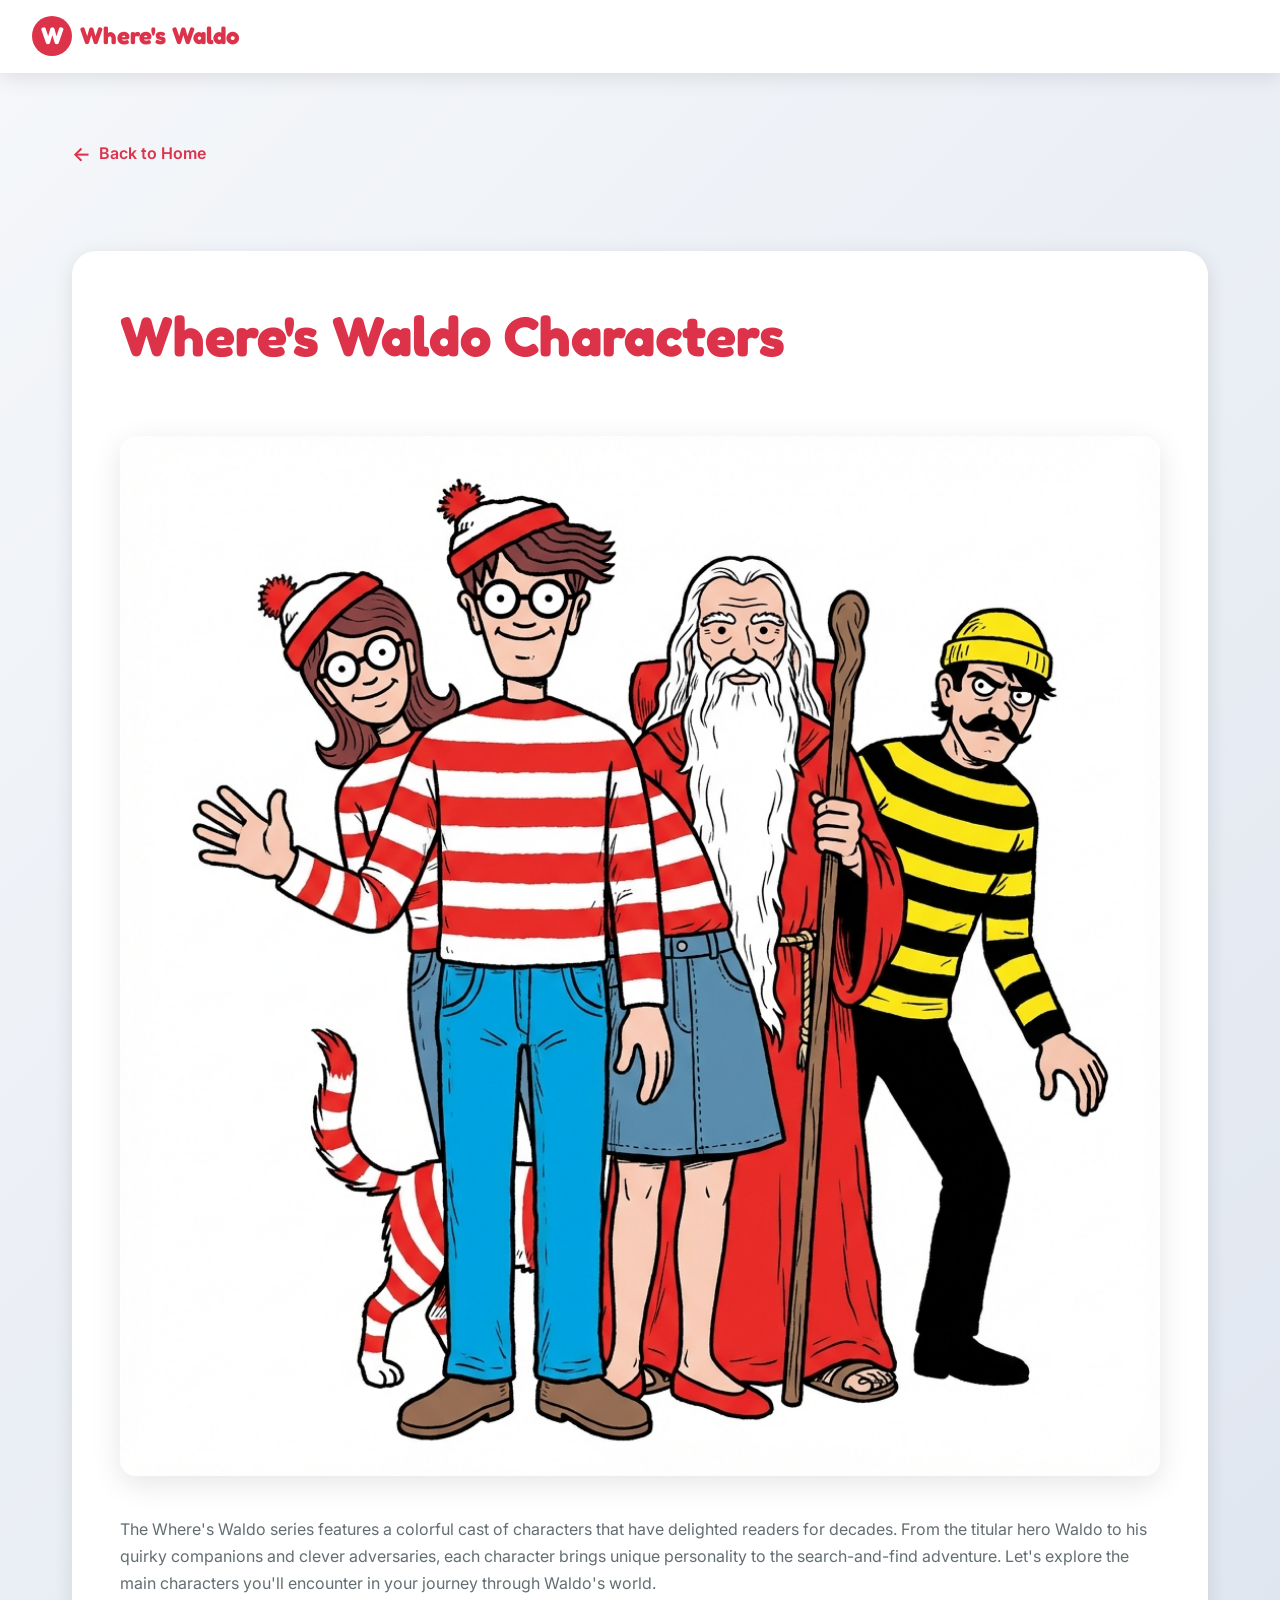
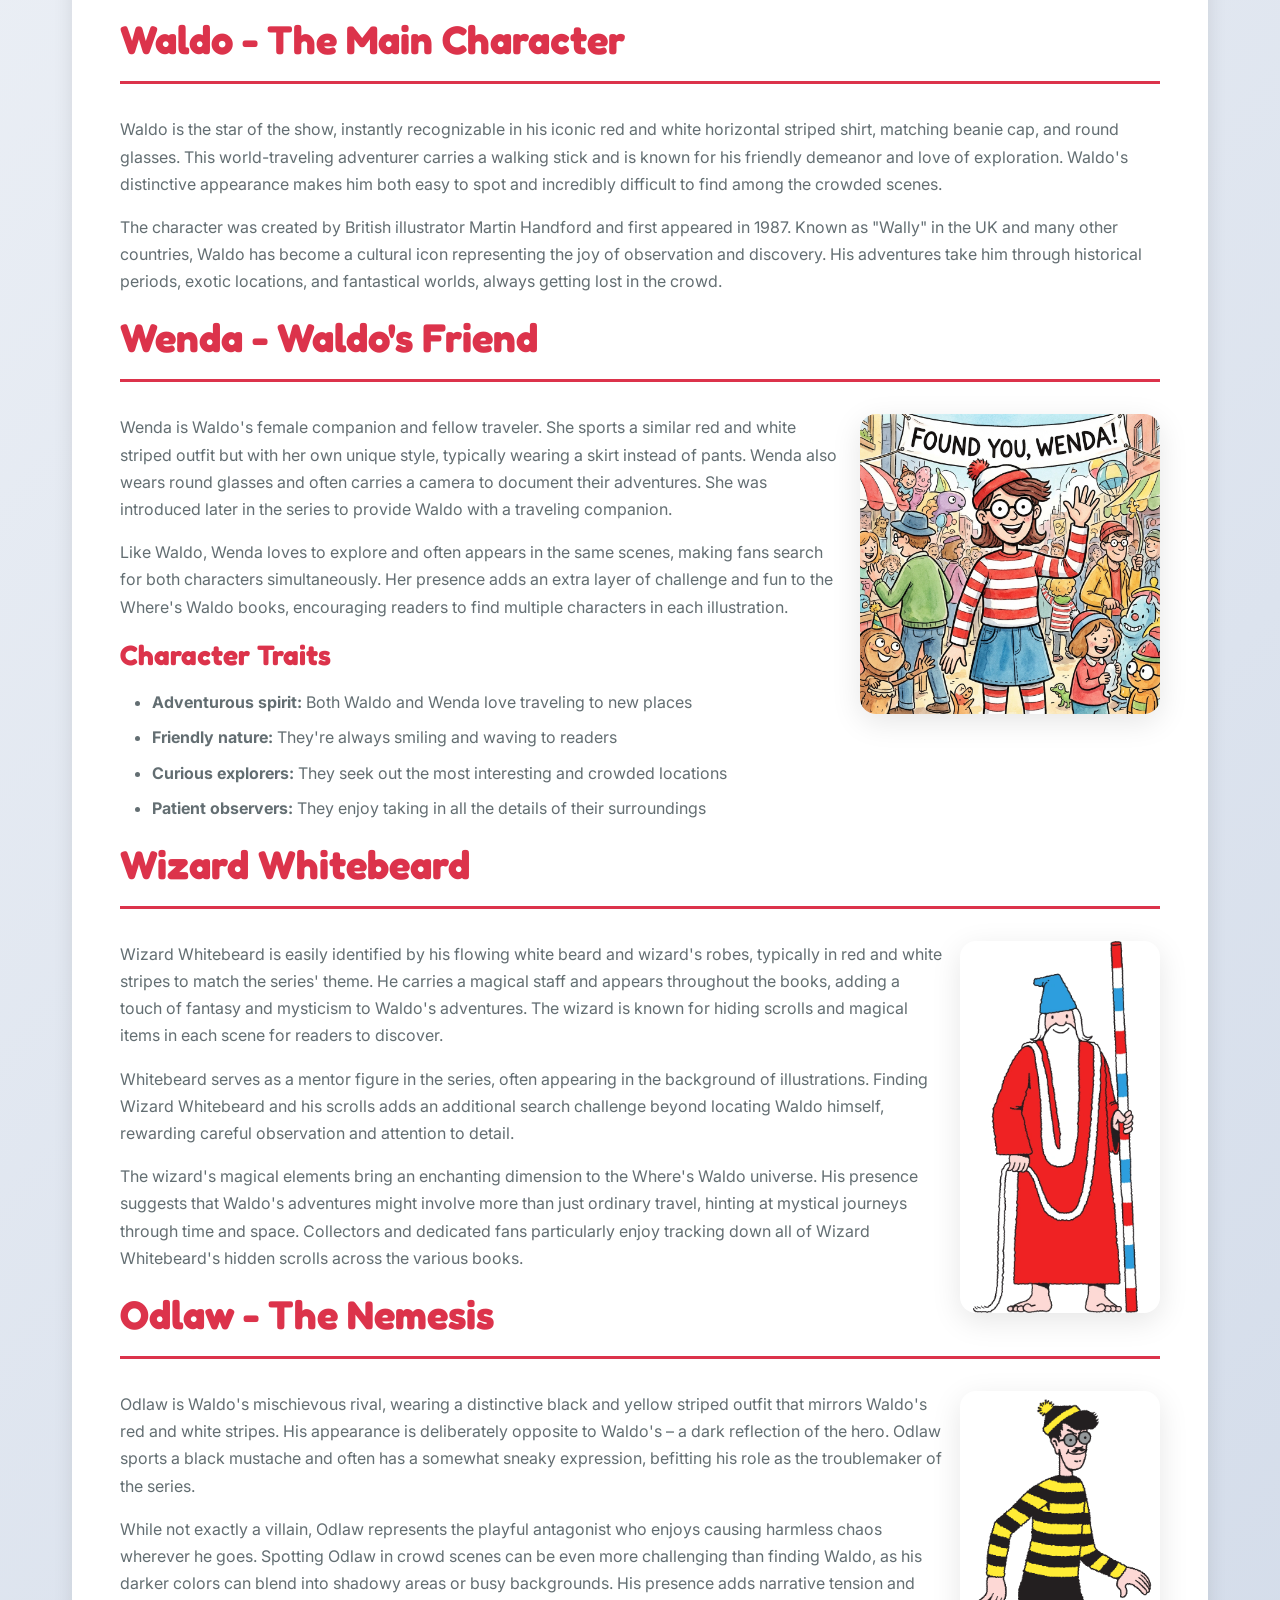
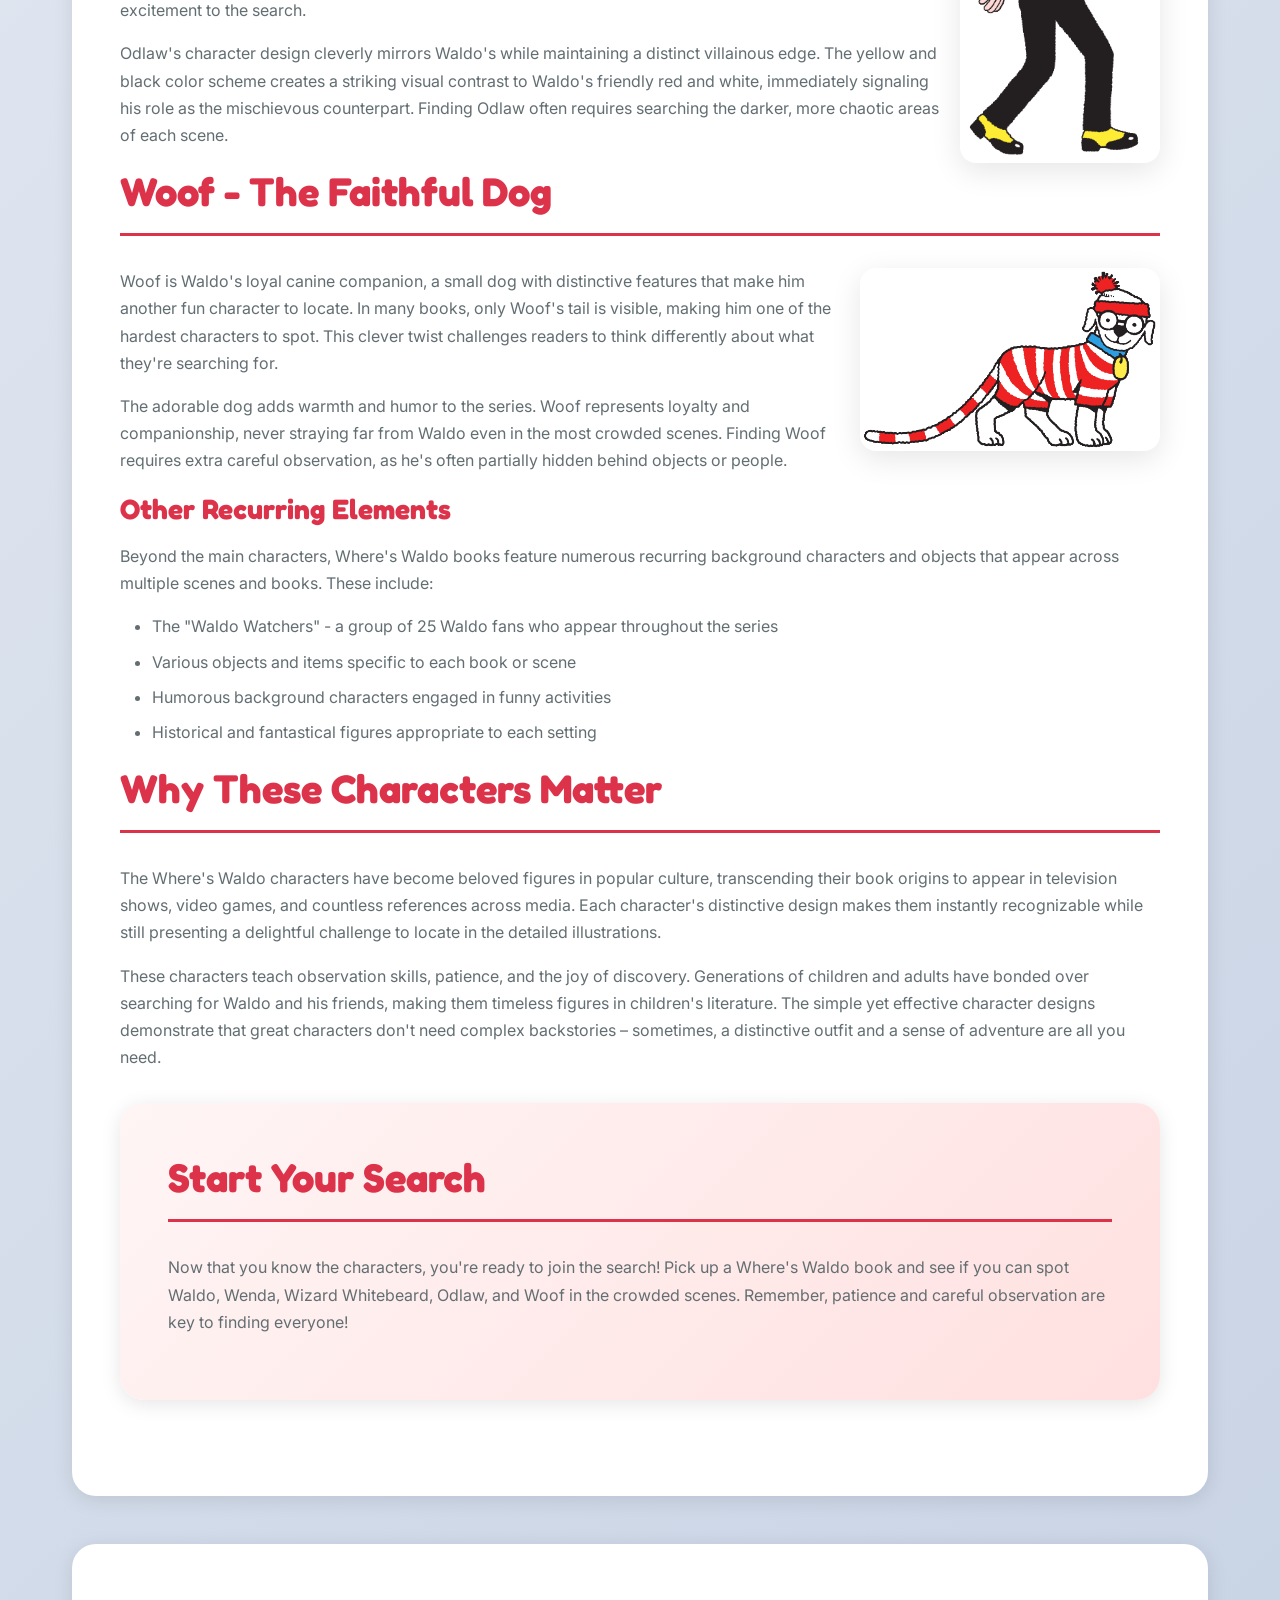
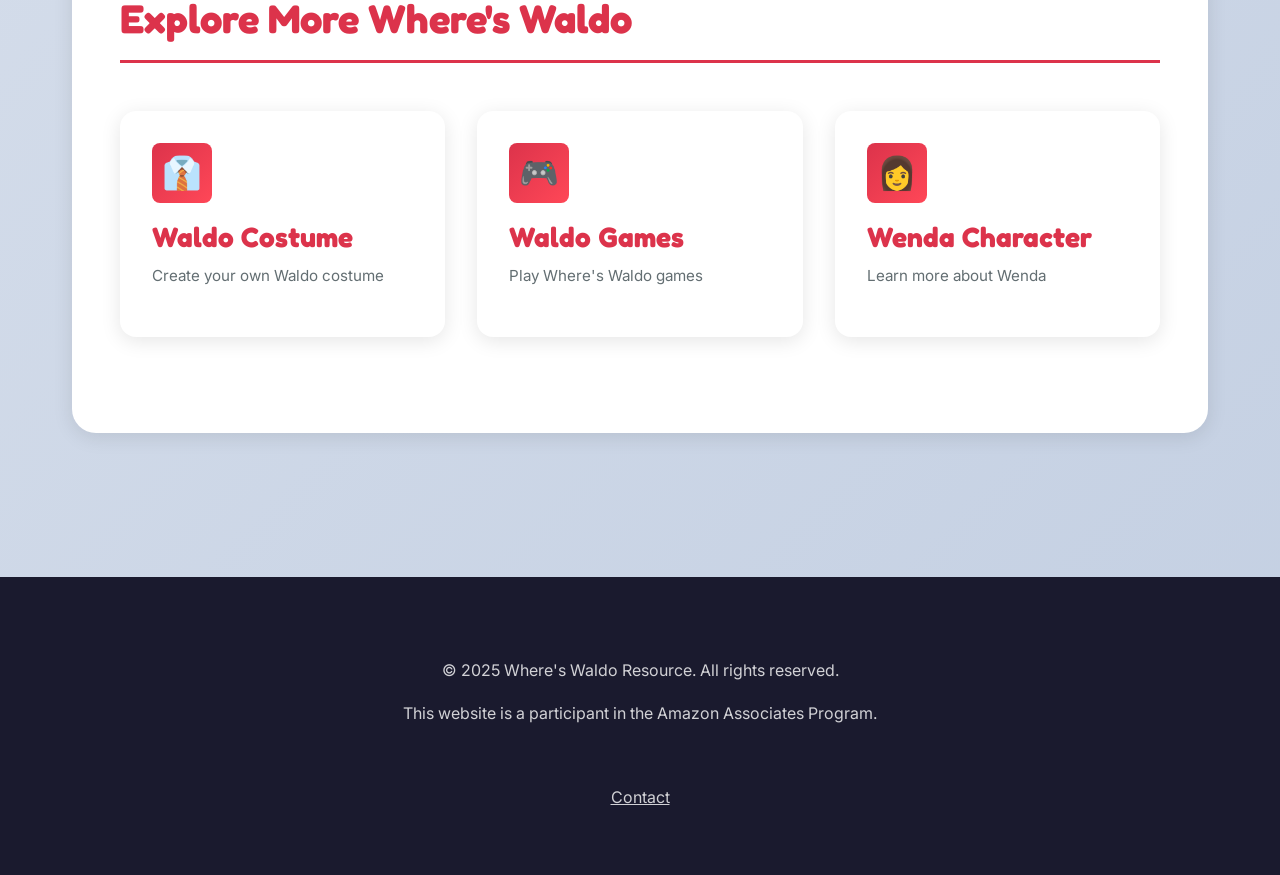
<file: characters.html>
<!DOCTYPE html>

<html lang="en">

<head>
    <link rel="icon" type="image/png" href="https://whereiswaldo.com/assets/icons/favicon.png" />

    <!-- Google tag (gtag.js) -->
    <script async src="https://www.googletagmanager.com/gtag/js?id=G-Z9KSZY0BPY"></script>
    <script>
      window.dataLayer = window.dataLayer || [];
      function gtag(){dataLayer.push(arguments);}
      gtag('js', new Date());

      gtag('config', 'G-Z9KSZY0BPY');
    </script>
    <meta charset="utf-8" />
    <meta content="width=device-width, initial-scale=1.0" name="viewport" />
    <meta
        content="Meet all the Where's Waldo characters! Learn about Waldo, Wenda, Wizard Whitebeard, Odlaw, and Woof. Complete character guide with descriptions and fun facts."
        name="description" />
    <meta content="where's waldo characters, waldo characters, wenda, odlaw, wizard whitebeard, woof" name="keywords" />
    <title>Where's Waldo Characters - Waldo, Wenda, Odlaw &amp; More</title>
    <link href="https://fonts.googleapis.com" rel="preconnect" />
    <link crossorigin="" href="https://fonts.gstatic.com" rel="preconnect" />
    <link
        href="https://fonts.googleapis.com/css2?family=Fredoka:wght@400;600;700&amp;family=Inter:wght@400;500;600&amp;display=swap"
        rel="stylesheet" />
    <link href="style.css" rel="stylesheet" />

    

</head>

<body>
    <header class="site-header">
        <div class="header-content">
            <div class="logo">
                <div class="logo-icon">W</div>
                <span><a href="https://where-is-waldo.com/" style="color: inherit; text-decoration: none;">Where's
                        Waldo</a></span>
            </div>
        </div>
    </header>
    <main class="container">
        <a class="back-home" href="https://where-is-waldo.com/">Back to Home</a>
        <div class="content-section">
            <h1>Where's Waldo Characters</h1>
            <img alt="where's waldo characters" class="featured-image" height="1024" loading="eager"
                src="images/wheres-waldo-characters-1.png" width="1024" />
            <p>The Where's Waldo series features a colorful cast of characters that have delighted readers for decades.
                From the titular hero Waldo to his quirky companions and clever adversaries, each character brings
                unique personality to the search-and-find adventure. Let's explore the main characters you'll encounter
                in your journey through Waldo's world.</p>
            <h2>Waldo - The Main Character</h2>
            <p>Waldo is the star of the show, instantly recognizable in his iconic red and white horizontal striped
                shirt, matching beanie cap, and round glasses. This world-traveling adventurer carries a walking stick
                and is known for his friendly demeanor and love of exploration. Waldo's distinctive appearance makes him
                both easy to spot and incredibly difficult to find among the crowded scenes.</p>
            <p>The character was created by British illustrator Martin Handford and first appeared in 1987. Known as
                "Wally" in the UK and many other countries, Waldo has become a cultural icon representing the joy of
                observation and discovery. His adventures take him through historical periods, exotic locations, and
                fantastical worlds, always getting lost in the crowd.</p>
            <h2>Wenda - Waldo's Friend</h2>
            <img alt="where's waldo characters" class="featured-image" height="1024" loading="lazy"
                src="images/wheres-waldo-characters-2.png"
                style="max-width: 300px; float: right; margin: 0 0 1rem 1rem;" width="1024" />
            <p>Wenda is Waldo's female companion and fellow traveler. She sports a similar red and white striped outfit
                but with her own unique style, typically wearing a skirt instead of pants. Wenda also wears round
                glasses and often carries a camera to document their adventures. She was introduced later in the series
                to provide Waldo with a traveling companion.</p>
            <p>Like Waldo, Wenda loves to explore and often appears in the same scenes, making fans search for both
                characters simultaneously. Her presence adds an extra layer of challenge and fun to the Where's Waldo
                books, encouraging readers to find multiple characters in each illustration.</p>
            <h3>Character Traits</h3>
            <ul>
                <li><strong>Adventurous spirit:</strong> Both Waldo and Wenda love traveling to new places</li>
                <li><strong>Friendly nature:</strong> They're always smiling and waving to readers</li>
                <li><strong>Curious explorers:</strong> They seek out the most interesting and crowded locations</li>
                <li><strong>Patient observers:</strong> They enjoy taking in all the details of their surroundings</li>
            </ul>
            <h2>Wizard Whitebeard</h2>
            <img alt="where's waldo characters" class="featured-image" height="512" loading="lazy"
                src="images/wheres-waldo-characters-3.png"
                style="max-width: 200px; float: right; margin: 0 0 1rem 1rem;" width="512" />
            <p>Wizard Whitebeard is easily identified by his flowing white beard and wizard's robes, typically in red
                and white stripes to match the series' theme. He carries a magical staff and appears throughout the
                books, adding a touch of fantasy and mysticism to Waldo's adventures. The wizard is known for hiding
                scrolls and magical items in each scene for readers to discover.</p>
            <p>Whitebeard serves as a mentor figure in the series, often appearing in the background of illustrations.
                Finding Wizard Whitebeard and his scrolls adds an additional search challenge beyond locating Waldo
                himself, rewarding careful observation and attention to detail.</p>
            <p>The wizard's magical elements bring an enchanting dimension to the Where's Waldo universe. His presence
                suggests that Waldo's adventures might involve more than just ordinary travel, hinting at mystical
                journeys through time and space. Collectors and dedicated fans particularly enjoy tracking down all of
                Wizard Whitebeard's hidden scrolls across the various books.</p>
            <h2>Odlaw - The Nemesis</h2>
            <img alt="where's waldo characters" class="featured-image" height="512" loading="lazy"
                src="images/wheres-waldo-characters-4.png"
                style="max-width: 200px; float: right; margin: 0 0 1rem 1rem;" width="512" />
            <p>Odlaw is Waldo's mischievous rival, wearing a distinctive black and yellow striped outfit that mirrors
                Waldo's red and white stripes. His appearance is deliberately opposite to Waldo's – a dark reflection of
                the hero. Odlaw sports a black mustache and often has a somewhat sneaky expression, befitting his role
                as the troublemaker of the series.</p>
            <p>While not exactly a villain, Odlaw represents the playful antagonist who enjoys causing harmless chaos
                wherever he goes. Spotting Odlaw in crowd scenes can be even more challenging than finding Waldo, as his
                darker colors can blend into shadowy areas or busy backgrounds. His presence adds narrative tension and
                excitement to the search.</p>
            <p>Odlaw's character design cleverly mirrors Waldo's while maintaining a distinct villainous edge. The
                yellow and black color scheme creates a striking visual contrast to Waldo's friendly red and white,
                immediately signaling his role as the mischievous counterpart. Finding Odlaw often requires searching
                the darker, more chaotic areas of each scene.</p>
            <h2>Woof - The Faithful Dog</h2>
            <img alt="where's waldo characters" class="featured-image" height="512" loading="lazy"
                src="images/wheres-waldo-characters-5.png"
                style="max-width: 300px; float: right; margin: 0 0 1rem 1rem;" width="512" />
            <p>Woof is Waldo's loyal canine companion, a small dog with distinctive features that make him another fun
                character to locate. In many books, only Woof's tail is visible, making him one of the hardest
                characters to spot. This clever twist challenges readers to think differently about what they're
                searching for.</p>
            <p>The adorable dog adds warmth and humor to the series. Woof represents loyalty and companionship, never
                straying far from Waldo even in the most crowded scenes. Finding Woof requires extra careful
                observation, as he's often partially hidden behind objects or people.</p>
            <h3>Other Recurring Elements</h3>
            <p>Beyond the main characters, Where's Waldo books feature numerous recurring background characters and
                objects that appear across multiple scenes and books. These include:</p>
            <ul>
                <li>The "Waldo Watchers" - a group of 25 Waldo fans who appear throughout the series</li>
                <li>Various objects and items specific to each book or scene</li>
                <li>Humorous background characters engaged in funny activities</li>
                <li>Historical and fantastical figures appropriate to each setting</li>
            </ul>
            <h2>Why These Characters Matter</h2>
            <p>The Where's Waldo characters have become beloved figures in popular culture, transcending their book
                origins to appear in television shows, video games, and countless references across media. Each
                character's distinctive design makes them instantly recognizable while still presenting a delightful
                challenge to locate in the detailed illustrations.</p>
            <p>These characters teach observation skills, patience, and the joy of discovery. Generations of children
                and adults have bonded over searching for Waldo and his friends, making them timeless figures in
                children's literature. The simple yet effective character designs demonstrate that great characters
                don't need complex backstories – sometimes, a distinctive outfit and a sense of adventure are all you
                need.</p>
            <div class="content-section"
                style="background: linear-gradient(135deg, #fff5f5 0%, #ffe0e0 100%); margin-top: 2rem;">
                <h2>Start Your Search</h2>
                <p>Now that you know the characters, you're ready to join the search! Pick up a Where's Waldo book and
                    see if you can spot Waldo, Wenda, Wizard Whitebeard, Odlaw, and Woof in the crowded scenes.
                    Remember, patience and careful observation are key to finding everyone!</p>
            </div>
        </div>
        <div class="content-section">
            <h2>Explore More Where's Waldo</h2>
            <div class="grid">
                <a class="card" href="costume.html">
                    <div class="card-icon">👔</div>
                    <h3>Waldo Costume</h3>
                    <p>Create your own Waldo costume</p>
                </a>
                <a class="card" href="game.html">
                    <div class="card-icon">🎮</div>
                    <h3>Waldo Games</h3>
                    <p>Play Where's Waldo games</p>
                </a>
                <a class="card" href="lady.html">
                    <div class="card-icon">👩</div>
                    <h3>Wenda Character</h3>
                    <p>Learn more about Wenda</p>
                </a>
            </div>
        </div>
    </main>
    <footer class="site-footer">
        <div class="container">
            <p>© 2025 Where's Waldo Resource. All rights reserved.</p>
            <p>This website is a participant in the Amazon Associates Program.</p>
        </div>
    
            <p style="text-align: center; margin-top: 0.5rem;"><a href="contact.html" style="color: inherit; text-decoration: underline;">Contact</a></p>
        </footer>
</body>

</html>
</file>
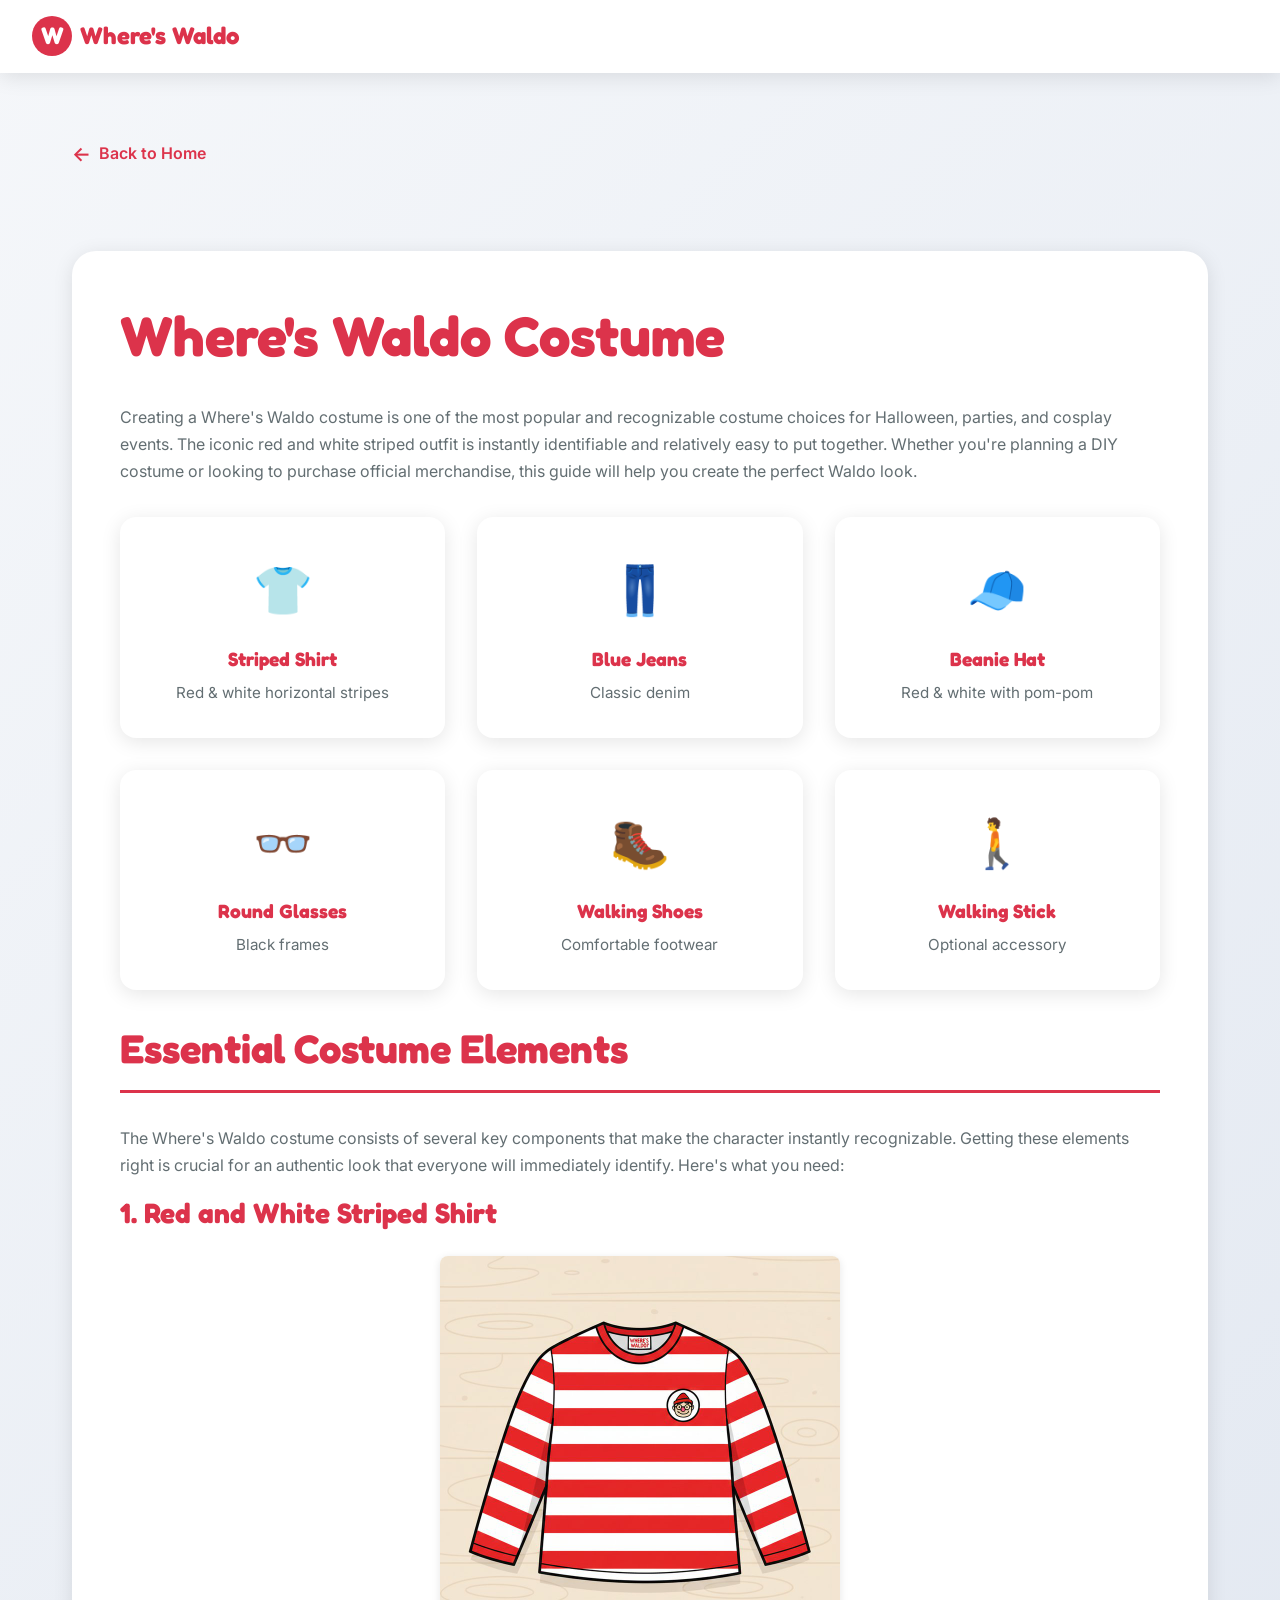
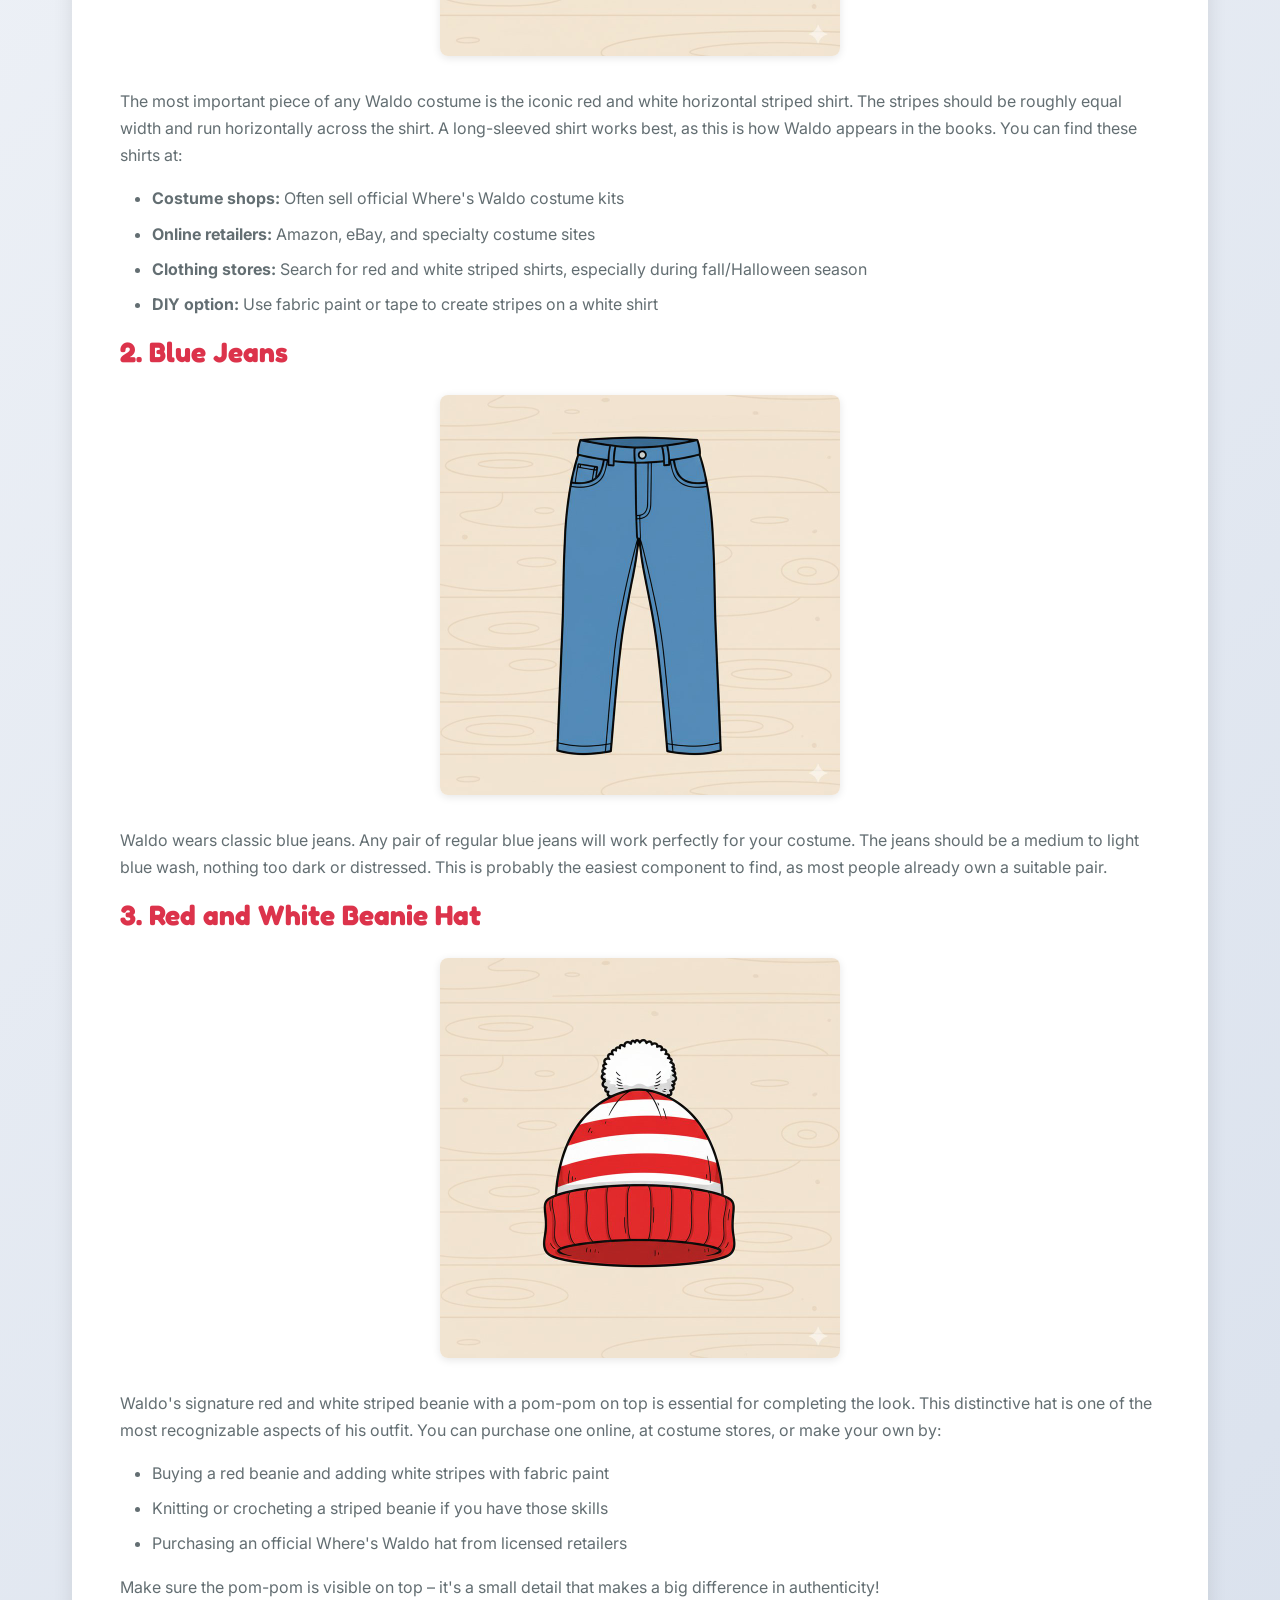
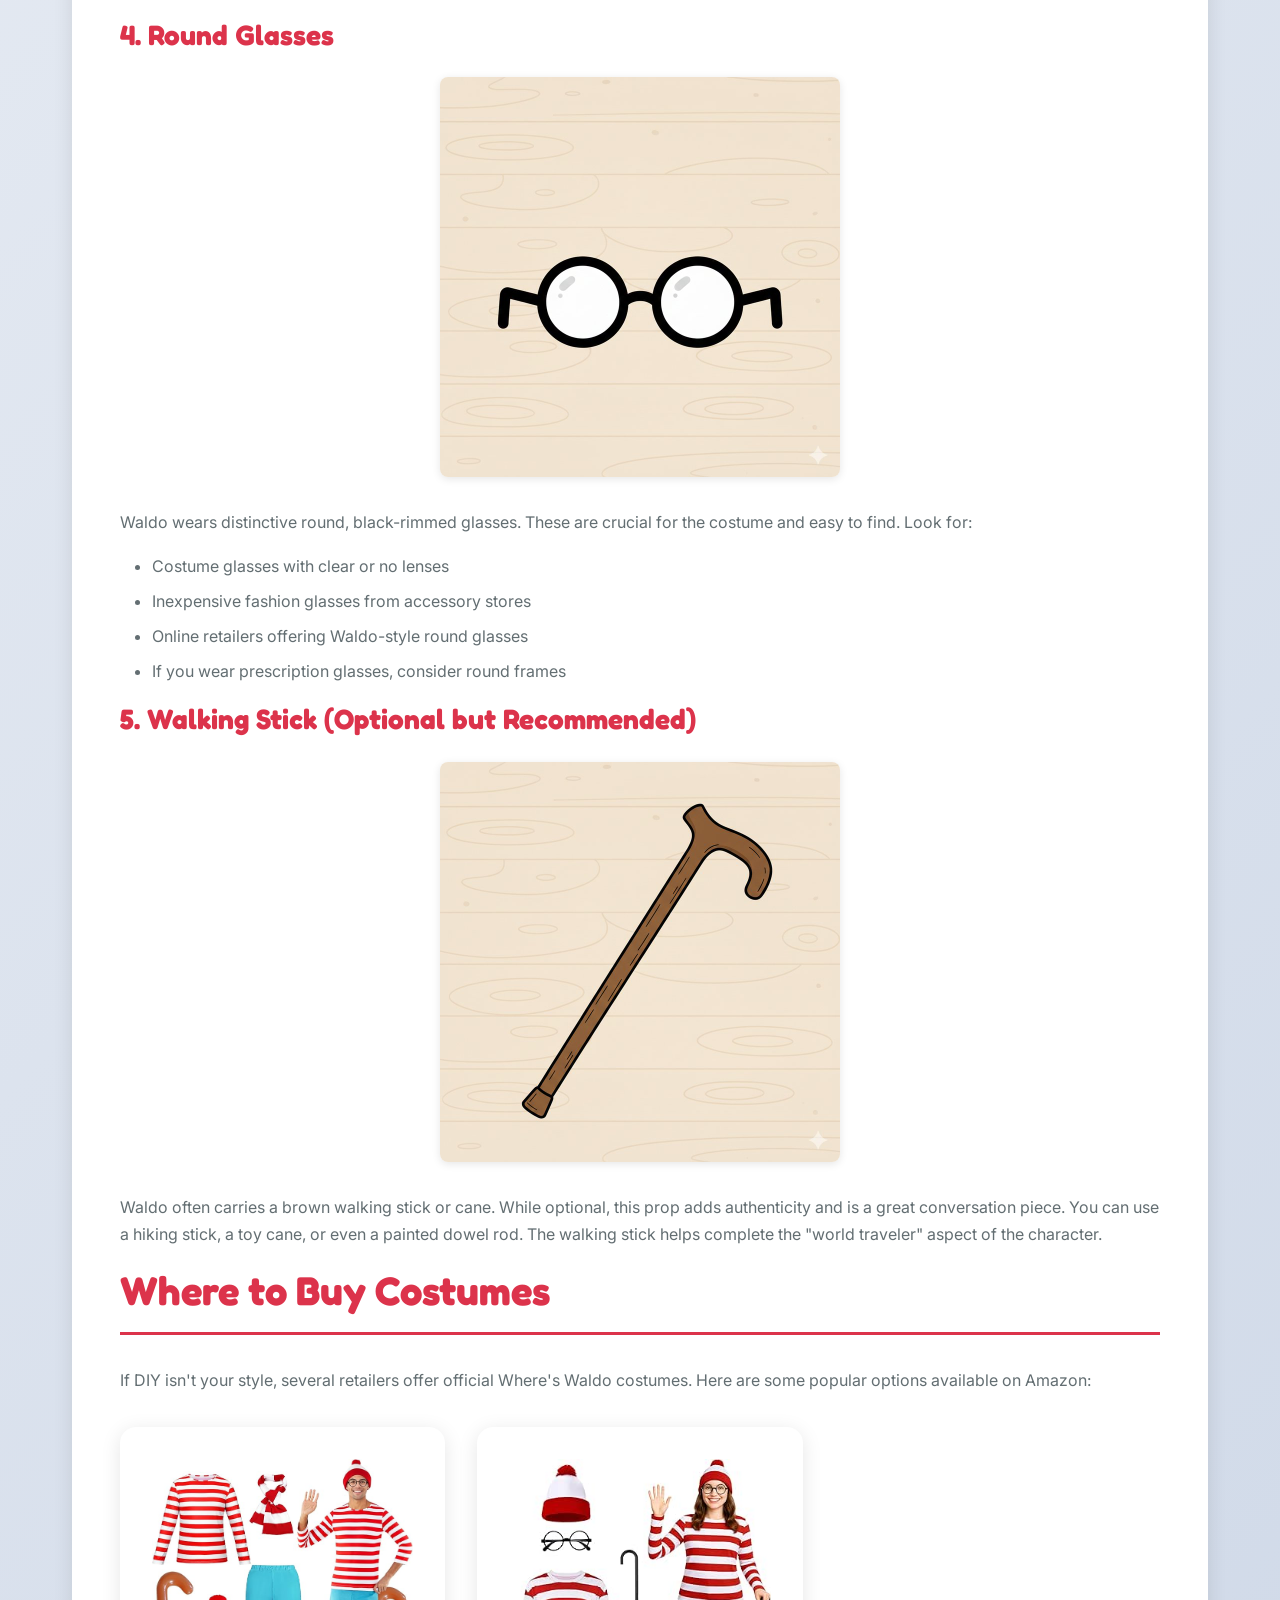
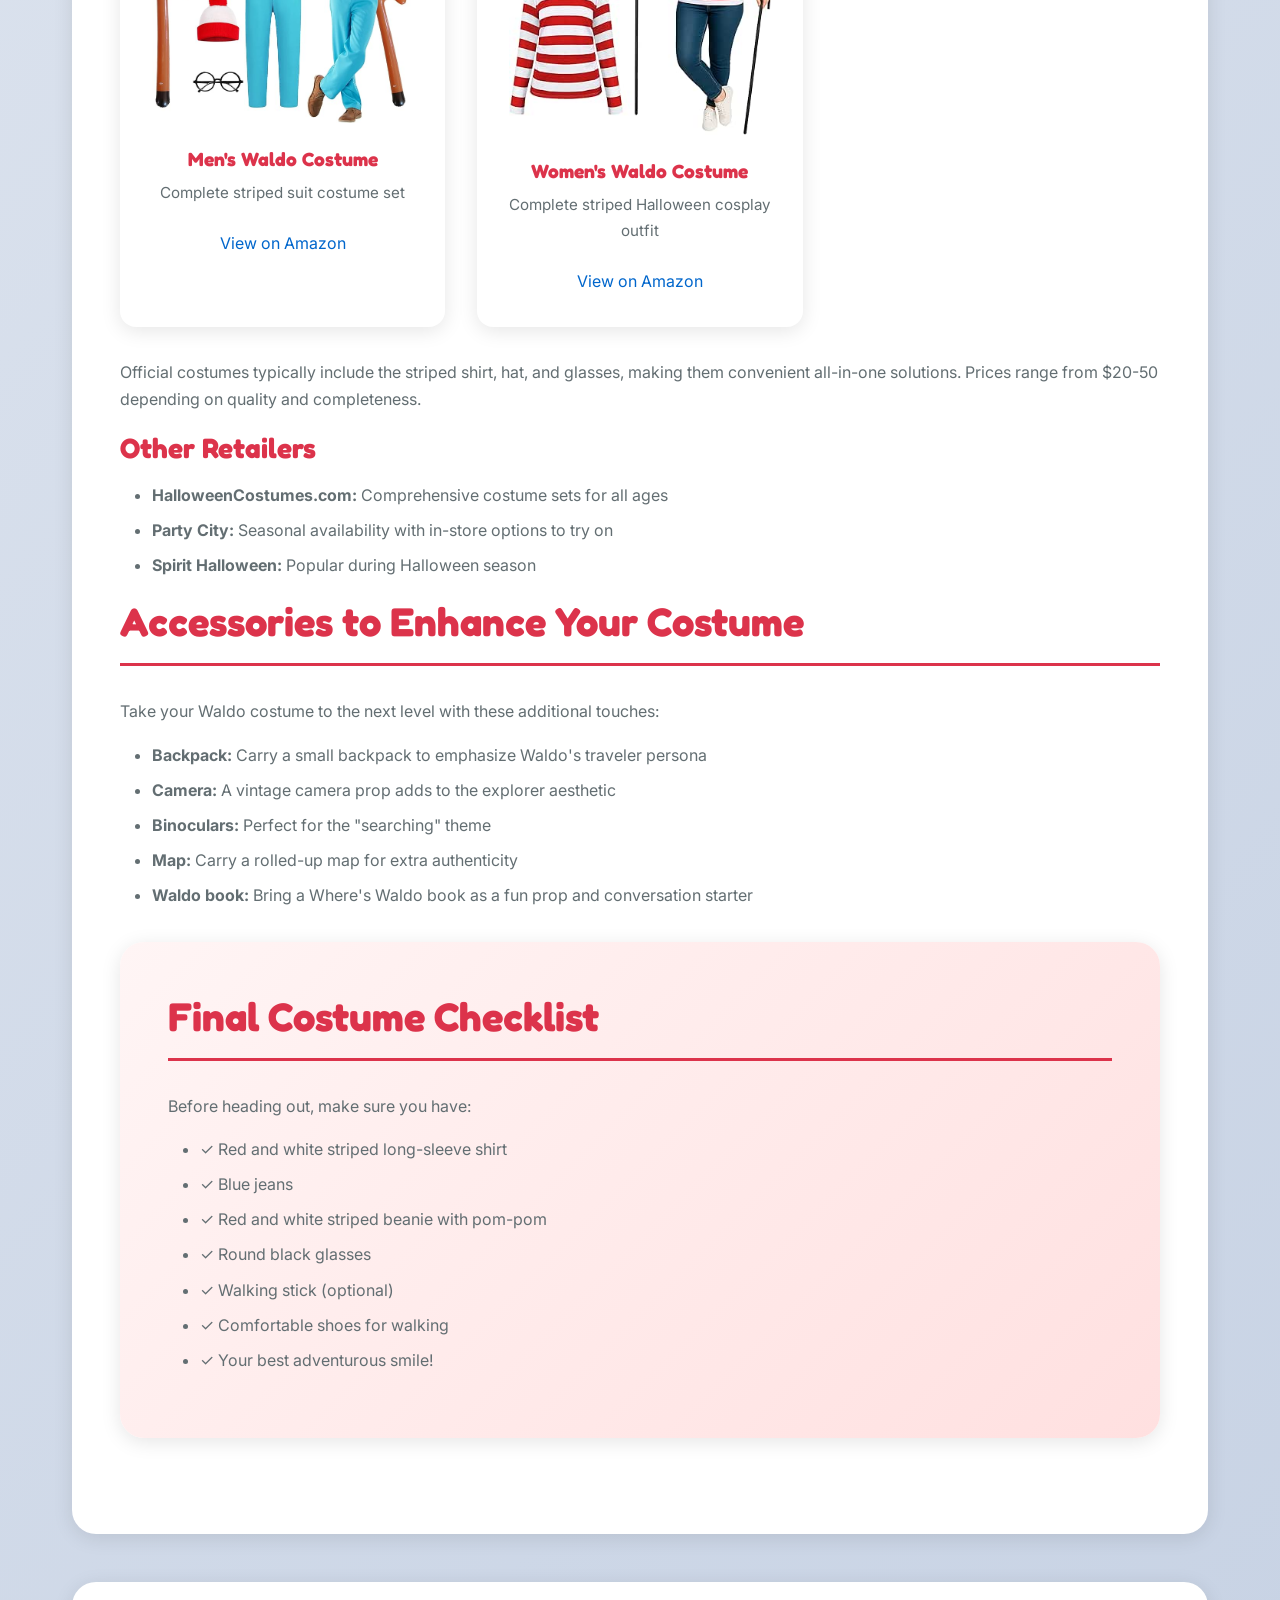
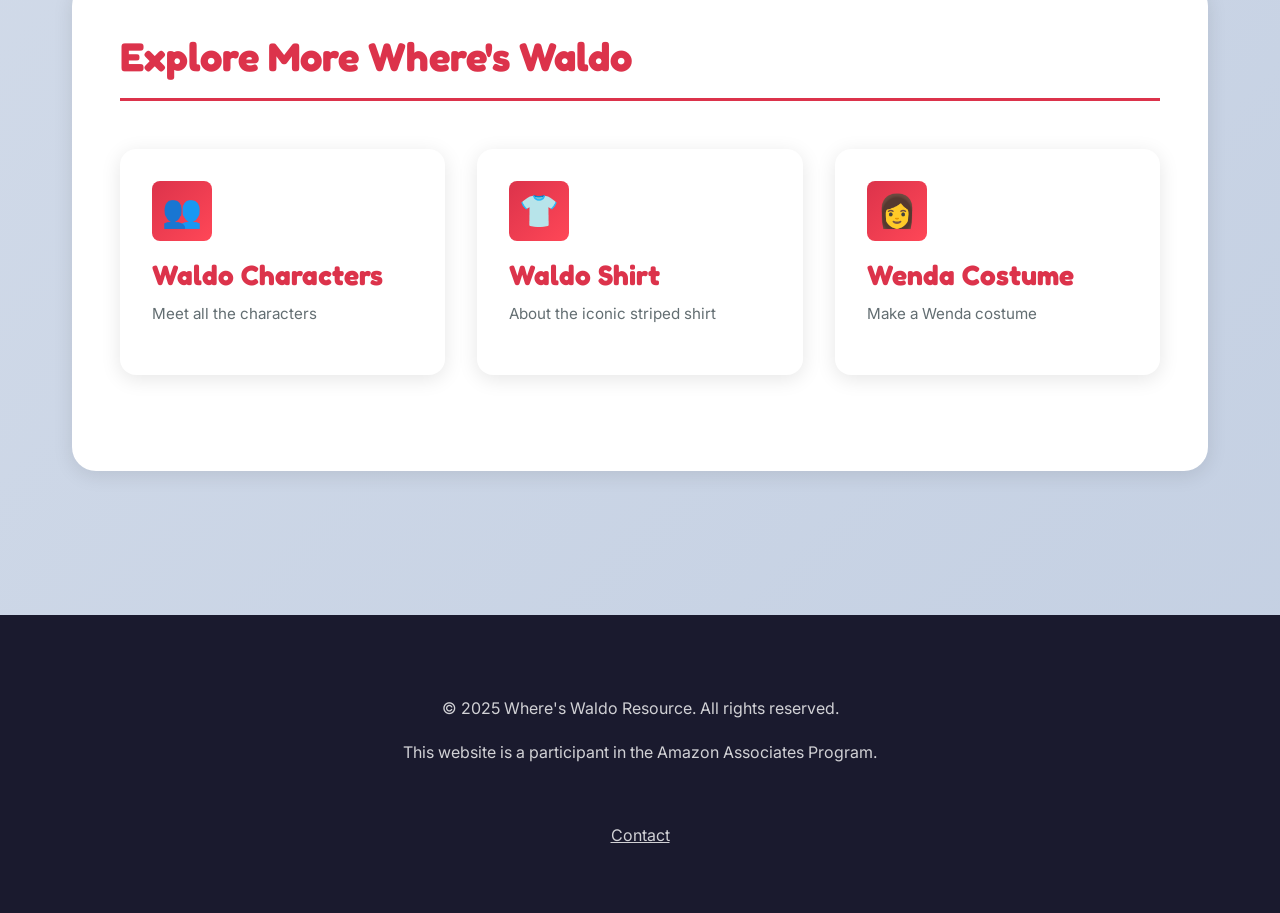
<file: costume.html>
<!DOCTYPE html>

<html lang="en">
<head>
    <link rel="icon" type="image/png" href="https://whereiswaldo.com/assets/icons/favicon.png" />

<!-- Google tag (gtag.js) -->
<script async src="https://www.googletagmanager.com/gtag/js?id=G-Z9KSZY0BPY"></script>
<script>
  window.dataLayer = window.dataLayer || [];
  function gtag(){dataLayer.push(arguments);}
  gtag('js', new Date());

  gtag('config', 'G-Z9KSZY0BPY');
</script>
<meta charset="utf-8"/>
<meta content="width=device-width, initial-scale=1.0" name="viewport"/>
<meta content="How to make a Where's Waldo costume! Complete DIY guide with costume ideas, essential elements, and tips for creating the perfect Waldo outfit for Halloween or parties." name="description"/>
<meta content="where's waldo costume, waldo costume, waldo halloween costume, diy waldo costume, waldo outfit" name="keywords"/>
<title>Where's Waldo Costume Guide - DIY Ideas &amp; Complete Outfit Tips</title>
<link href="https://fonts.googleapis.com" rel="preconnect"/>
<link crossorigin="" href="https://fonts.gstatic.com" rel="preconnect"/>
<link href="https://fonts.googleapis.com/css2?family=Fredoka:wght@400;600;700&amp;family=Inter:wght@400;500;600&amp;display=swap" rel="stylesheet"/>
<link href="https://m.media-amazon.com?tag=goosea03-20" rel="preconnect"/>
<link href="style.css" rel="stylesheet"/>

    

</head>
<body>
<header class="site-header">
<div class="header-content">
<div class="logo">
<div class="logo-icon">W</div>
<span><a href="https://where-is-waldo.com/" style="color: inherit; text-decoration: none;">Where's Waldo</a></span>
</div>
</div>
</header>
<main class="container">
<a class="back-home" href="https://where-is-waldo.com/">Back to Home</a>
<div class="content-section">
<h1>Where's Waldo Costume</h1>
<p>Creating a Where's Waldo costume is one of the most popular and recognizable costume choices for
                Halloween, parties, and cosplay events. The iconic red and white striped outfit is instantly
                identifiable and relatively easy to put together. Whether you're planning a DIY costume or looking to
                purchase official merchandise, this guide will help you create the perfect Waldo look.</p>
<div class="grid" style="margin: 2rem 0;">
<div class="card" style="text-align: center;">
<div style="font-size: 3rem; margin-bottom: 1rem;">👕</div>
<h3 style="font-size: 1.2rem;">Striped Shirt</h3>
<p style="margin: 0;">Red &amp; white horizontal stripes</p>
</div>
<div class="card" style="text-align: center;">
<div style="font-size: 3rem; margin-bottom: 1rem;">👖</div>
<h3 style="font-size: 1.2rem;">Blue Jeans</h3>
<p style="margin: 0;">Classic denim</p>
</div>
<div class="card" style="text-align: center;">
<div style="font-size: 3rem; margin-bottom: 1rem;">🧢</div>
<h3 style="font-size: 1.2rem;">Beanie Hat</h3>
<p style="margin: 0;">Red &amp; white with pom-pom</p>
</div>
<div class="card" style="text-align: center;">
<div style="font-size: 3rem; margin-bottom: 1rem;">👓</div>
<h3 style="font-size: 1.2rem;">Round Glasses</h3>
<p style="margin: 0;">Black frames</p>
</div>
<div class="card" style="text-align: center;">
<div style="font-size: 3rem; margin-bottom: 1rem;">🥾</div>
<h3 style="font-size: 1.2rem;">Walking Shoes</h3>
<p style="margin: 0;">Comfortable footwear</p>
</div>
<div class="card" style="text-align: center;">
<div style="font-size: 3rem; margin-bottom: 1rem;">🚶</div>
<h3 style="font-size: 1.2rem;">Walking Stick</h3>
<p style="margin: 0;">Optional accessory</p>
</div>
</div>
<h2>Essential Costume Elements</h2>
<p>The Where's Waldo costume consists of several key components that make the character instantly
                recognizable. Getting these elements right is crucial for an authentic look that everyone will
                immediately identify. Here's what you need:</p>
<h3>1. Red and White Striped Shirt</h3>
<div style="text-align: center; margin: 1.5rem 0;">
<img alt="where's waldo costume" height="300" loading="lazy" src="images/wheres-waldo-costume-1.jpg" style="max-width: 400px; width: 100%; height: auto; border-radius: 8px; box-shadow: 0 2px 8px rgba(0,0,0,0.1);" width="400"/>
</div>
<p>The most important piece of any Waldo costume is the iconic red and white horizontal striped shirt. The
                stripes should be roughly equal width and run horizontally across the shirt. A long-sleeved shirt works
                best, as this is how Waldo appears in the books. You can find these shirts at:</p>
<ul>
<li><strong>Costume shops:</strong> Often sell official Where's Waldo costume kits</li>
<li><strong>Online retailers:</strong> Amazon, eBay, and specialty costume sites</li>
<li><strong>Clothing stores:</strong> Search for red and white striped shirts, especially during
                    fall/Halloween season</li>
<li><strong>DIY option:</strong> Use fabric paint or tape to create stripes on a white shirt</li>
</ul>
<h3>2. Blue Jeans</h3>
<div style="text-align: center; margin: 1.5rem 0;">
<img alt="where's waldo costume" height="300" loading="lazy" src="images/wheres-waldo-costume-2.jpg" style="max-width: 400px; width: 100%; height: auto; border-radius: 8px; box-shadow: 0 2px 8px rgba(0,0,0,0.1);" width="400"/>
</div>
<p>Waldo wears classic blue jeans. Any pair of regular blue jeans will work perfectly for your costume. The
                jeans should be a medium to light blue wash, nothing too dark or distressed. This is probably the
                easiest component to find, as most people already own a suitable pair.</p>
<h3>3. Red and White Beanie Hat</h3>
<div style="text-align: center; margin: 1.5rem 0;">
<img alt="where's waldo costume" height="300" loading="lazy" src="images/wheres-waldo-costume-3.jpg" style="max-width: 400px; width: 100%; height: auto; border-radius: 8px; box-shadow: 0 2px 8px rgba(0,0,0,0.1);" width="400"/>
</div>
<p>Waldo's signature red and white striped beanie with a pom-pom on top is essential for completing the
                look. This distinctive hat is one of the most recognizable aspects of his outfit. You can purchase one
                online, at costume stores, or make your own by:</p>
<ul>
<li>Buying a red beanie and adding white stripes with fabric paint</li>
<li>Knitting or crocheting a striped beanie if you have those skills</li>
<li>Purchasing an official Where's Waldo hat from licensed retailers</li>
</ul>
<p>Make sure the pom-pom is visible on top – it's a small detail that makes a big difference in
                authenticity!</p>
<h3>4. Round Glasses</h3>
<div style="text-align: center; margin: 1.5rem 0;">
<img alt="where's waldo costume" height="300" loading="lazy" src="images/wheres-waldo-costume-4.jpg" style="max-width: 400px; width: 100%; height: auto; border-radius: 8px; box-shadow: 0 2px 8px rgba(0,0,0,0.1);" width="400"/>
</div>
<p>Waldo wears distinctive round, black-rimmed glasses. These are crucial for the costume and easy to find.
                Look for:</p>
<ul>
<li>Costume glasses with clear or no lenses</li>
<li>Inexpensive fashion glasses from accessory stores</li>
<li>Online retailers offering Waldo-style round glasses</li>
<li>If you wear prescription glasses, consider round frames</li>
</ul>
<h3>5. Walking Stick (Optional but Recommended)</h3>
<div style="text-align: center; margin: 1.5rem 0;">
<img alt="where's waldo costume" height="300" loading="lazy" src="images/wheres-waldo-costume-5.jpg" style="max-width: 400px; width: 100%; height: auto; border-radius: 8px; box-shadow: 0 2px 8px rgba(0,0,0,0.1);" width="400"/>
</div>
<p>Waldo often carries a brown walking stick or cane. While optional, this prop adds authenticity and is a
                great conversation piece. You can use a hiking stick, a toy cane, or even a painted dowel rod. The
                walking stick helps complete the "world traveler" aspect of the character.</p>
<h2>Where to Buy Costumes</h2>
<p>If DIY isn't your style, several retailers offer official Where's Waldo costumes. Here are some popular
                options available on Amazon:</p>
<div class="grid" style="margin: 2rem 0;">
<div class="card" style="text-align: center;">
<a href="https://www.amazon.com/Joyesplay-White-Striped-Suit-Costume/dp/B0FD9VQGM6?crid=2ZFP4E4AXTQKV&amp;dib=eyJ2IjoiMSJ9.[base64].2a2vyb2Qw1n0e3ncGop0hMwSJ1t-xP5-VtVF2tlqzVA&amp;dib_tag=goosea03-20&amp;keywords=where+is+waldo+costume&amp;qid=1764359657&amp;sprefix=where+is+waldo+costume%2Caps%2C267&amp;sr=8-2-spons&amp;sp_csd=d2lkZ2V0TmFtZT1zcF9hdGY&amp;psc=1&amp;linkCode=ll1&amp;tag=goosea03-20&amp;linkId=9c0c5b906f05ec6aa9f2aabe49f2406e&amp;language=en_US&amp;ref_=as_li_ss_tl" rel="noopener" target="_blank">
<img alt="where's waldo costume" height="300" loading="lazy" src="images/wheres-waldo-costume-6.jpg" style="width: 100%; max-width: 300px; height: auto; border-radius: 8px; margin-bottom: 1rem;" width="300"/>
</a>
<h3 style="font-size: 1.2rem;">Men's Waldo Costume</h3>
<p style="margin: 0.5rem 0;">Complete striped suit costume set</p>
<a class="cta-button" href="https://www.amazon.com/Joyesplay-White-Striped-Suit-Costume/dp/B0FD9VQGM6?crid=2ZFP4E4AXTQKV&amp;dib=eyJ2IjoiMSJ9.[base64].2a2vyb2Qw1n0e3ncGop0hMwSJ1t-xP5-VtVF2tlqzVA&amp;dib_tag=goosea03-20&amp;keywords=where+is+waldo+costume&amp;qid=1764359657&amp;sprefix=where+is+waldo+costume%2Caps%2C267&amp;sr=8-2-spons&amp;sp_csd=d2lkZ2V0TmFtZT1zcF9hdGY&amp;psc=1&amp;linkCode=ll1&amp;tag=goosea03-20&amp;linkId=9c0c5b906f05ec6aa9f2aabe49f2406e&amp;language=en_US&amp;ref_=as_li_ss_tl" rel="noopener" style="display: inline-block; margin-top: 1rem;" target="_blank">View on Amazon</a>
</div>
<div class="card" style="text-align: center;">
<a href="https://www.amazon.com/UpFind-Striped-Halloween-Cosplay-Costume/dp/B0FDQNSR15?content-id=amzn1.sym.c8b39f81-ded8-4d75-80c2-6dfa03cbb699%3Aamzn1.sym.c8b39f81-ded8-4d75-80c2-6dfa03cbb699&amp;crid=2ZFP4E4AXTQKV&amp;cv_ct_cx=where%2Bis%2Bwaldo%2Bcostume&amp;keywords=where%2Bis%2Bwaldo%2Bcostume&amp;pd_rd_i=B0FDQNSR15&amp;pd_rd_r=c246e411-d522-408e-aa29-543b89763e2b&amp;pd_rd_w=s8M4s&amp;pd_rd_wg=gJ11I&amp;pf_rd_p=c8b39f81-ded8-4d75-80c2-6dfa03cbb699&amp;pf_rd_r=YCMB60KSAKRRY97DD3KP&amp;qid=1764359758&amp;sbo=9ZOMT9Jm0JH%2Ft%2BWi68iDSA%3D%3D&amp;sprefix=where%2Bis%2Bwaldo%2Bcostume%2Caps%2C267&amp;sr=1-1-5190daf0-67e3-427c-bea6-c72c1df98776&amp;th=1&amp;psc=1&amp;linkCode=ll1&amp;tag=goosea03-20&amp;linkId=412c2717ad0a1f8dc20d21b2b2b07a1d&amp;language=en_US&amp;ref_=as_li_ss_tl" rel="noopener" target="_blank">
<img alt="where's waldo costume" height="300" loading="lazy" src="images/wheres-waldo-costume-7.jpg" style="width: 100%; max-width: 300px; height: auto; border-radius: 8px; margin-bottom: 1rem;" width="300"/>
</a>
<h3 style="font-size: 1.2rem;">Women's Waldo Costume</h3>
<p style="margin: 0.5rem 0;">Complete striped Halloween cosplay outfit</p>
<a class="cta-button" href="https://www.amazon.com/UpFind-Striped-Halloween-Cosplay-Costume/dp/B0FDQNSR15?content-id=amzn1.sym.c8b39f81-ded8-4d75-80c2-6dfa03cbb699%3Aamzn1.sym.c8b39f81-ded8-4d75-80c2-6dfa03cbb699&amp;crid=2ZFP4E4AXTQKV&amp;cv_ct_cx=where%2Bis%2Bwaldo%2Bcostume&amp;keywords=where%2Bis%2Bwaldo%2Bcostume&amp;pd_rd_i=B0FDQNSR15&amp;pd_rd_r=c246e411-d522-408e-aa29-543b89763e2b&amp;pd_rd_w=s8M4s&amp;pd_rd_wg=gJ11I&amp;pf_rd_p=c8b39f81-ded8-4d75-80c2-6dfa03cbb699&amp;pf_rd_r=YCMB60KSAKRRY97DD3KP&amp;qid=1764359758&amp;sbo=9ZOMT9Jm0JH%2Ft%2BWi68iDSA%3D%3D&amp;sprefix=where%2Bis%2Bwaldo%2Bcostume%2Caps%2C267&amp;sr=1-1-5190daf0-67e3-427c-bea6-c72c1df98776&amp;th=1&amp;psc=1&amp;linkCode=ll1&amp;tag=goosea03-20&amp;linkId=412c2717ad0a1f8dc20d21b2b2b07a1d&amp;language=en_US&amp;ref_=as_li_ss_tl" rel="noopener" style="display: inline-block; margin-top: 1rem;" target="_blank">View on Amazon</a>
</div>
</div>
<p>Official costumes typically include the striped shirt, hat, and glasses, making them convenient
                all-in-one solutions. Prices range from $20-50 depending on quality and completeness.</p>
<h3>Other Retailers</h3>
<ul>
<li><strong>HalloweenCostumes.com:</strong> Comprehensive costume sets for all ages</li>
<li><strong>Party City:</strong> Seasonal availability with in-store options to try on</li>
<li><strong>Spirit Halloween:</strong> Popular during Halloween season</li>
</ul>
<h2>Accessories to Enhance Your Costume</h2>
<p>Take your Waldo costume to the next level with these additional touches:</p>
<ul>
<li><strong>Backpack:</strong> Carry a small backpack to emphasize Waldo's traveler persona</li>
<li><strong>Camera:</strong> A vintage camera prop adds to the explorer aesthetic</li>
<li><strong>Binoculars:</strong> Perfect for the "searching" theme</li>
<li><strong>Map:</strong> Carry a rolled-up map for extra authenticity</li>
<li><strong>Waldo book:</strong> Bring a Where's Waldo book as a fun prop and conversation starter</li>
</ul>
<div class="content-section" style="background: linear-gradient(135deg, #fff5f5 0%, #ffe0e0 100%); margin-top: 2rem;">
<h2>Final Costume Checklist</h2>
<p>Before heading out, make sure you have:</p>
<ul>
<li>✓ Red and white striped long-sleeve shirt</li>
<li>✓ Blue jeans</li>
<li>✓ Red and white striped beanie with pom-pom</li>
<li>✓ Round black glasses</li>
<li>✓ Walking stick (optional)</li>
<li>✓ Comfortable shoes for walking</li>
<li>✓ Your best adventurous smile!</li>
</ul>
</div>
</div>
<div class="content-section">
<h2>Explore More Where's Waldo</h2>
<div class="grid">
<a class="card" href="characters.html">
<div class="card-icon">👥</div>
<h3>Waldo Characters</h3>
<p>Meet all the characters</p>
</a>
<a class="card" href="shirt.html">
<div class="card-icon">👕</div>
<h3>Waldo Shirt</h3>
<p>About the iconic striped shirt</p>
</a>
<a class="card" href="lady.html">
<div class="card-icon">👩</div>
<h3>Wenda Costume</h3>
<p>Make a Wenda costume</p>
</a>
</div>
</div>
</main>
<footer class="site-footer">
<div class="container">
<p>© 2025 Where's Waldo Resource. All rights reserved.</p>
<p>This website is a participant in the Amazon Associates Program.</p>
</div>

            <p style="text-align: center; margin-top: 0.5rem;"><a href="contact.html" style="color: inherit; text-decoration: underline;">Contact</a></p>
        </footer>
</body>
</html>
</file>
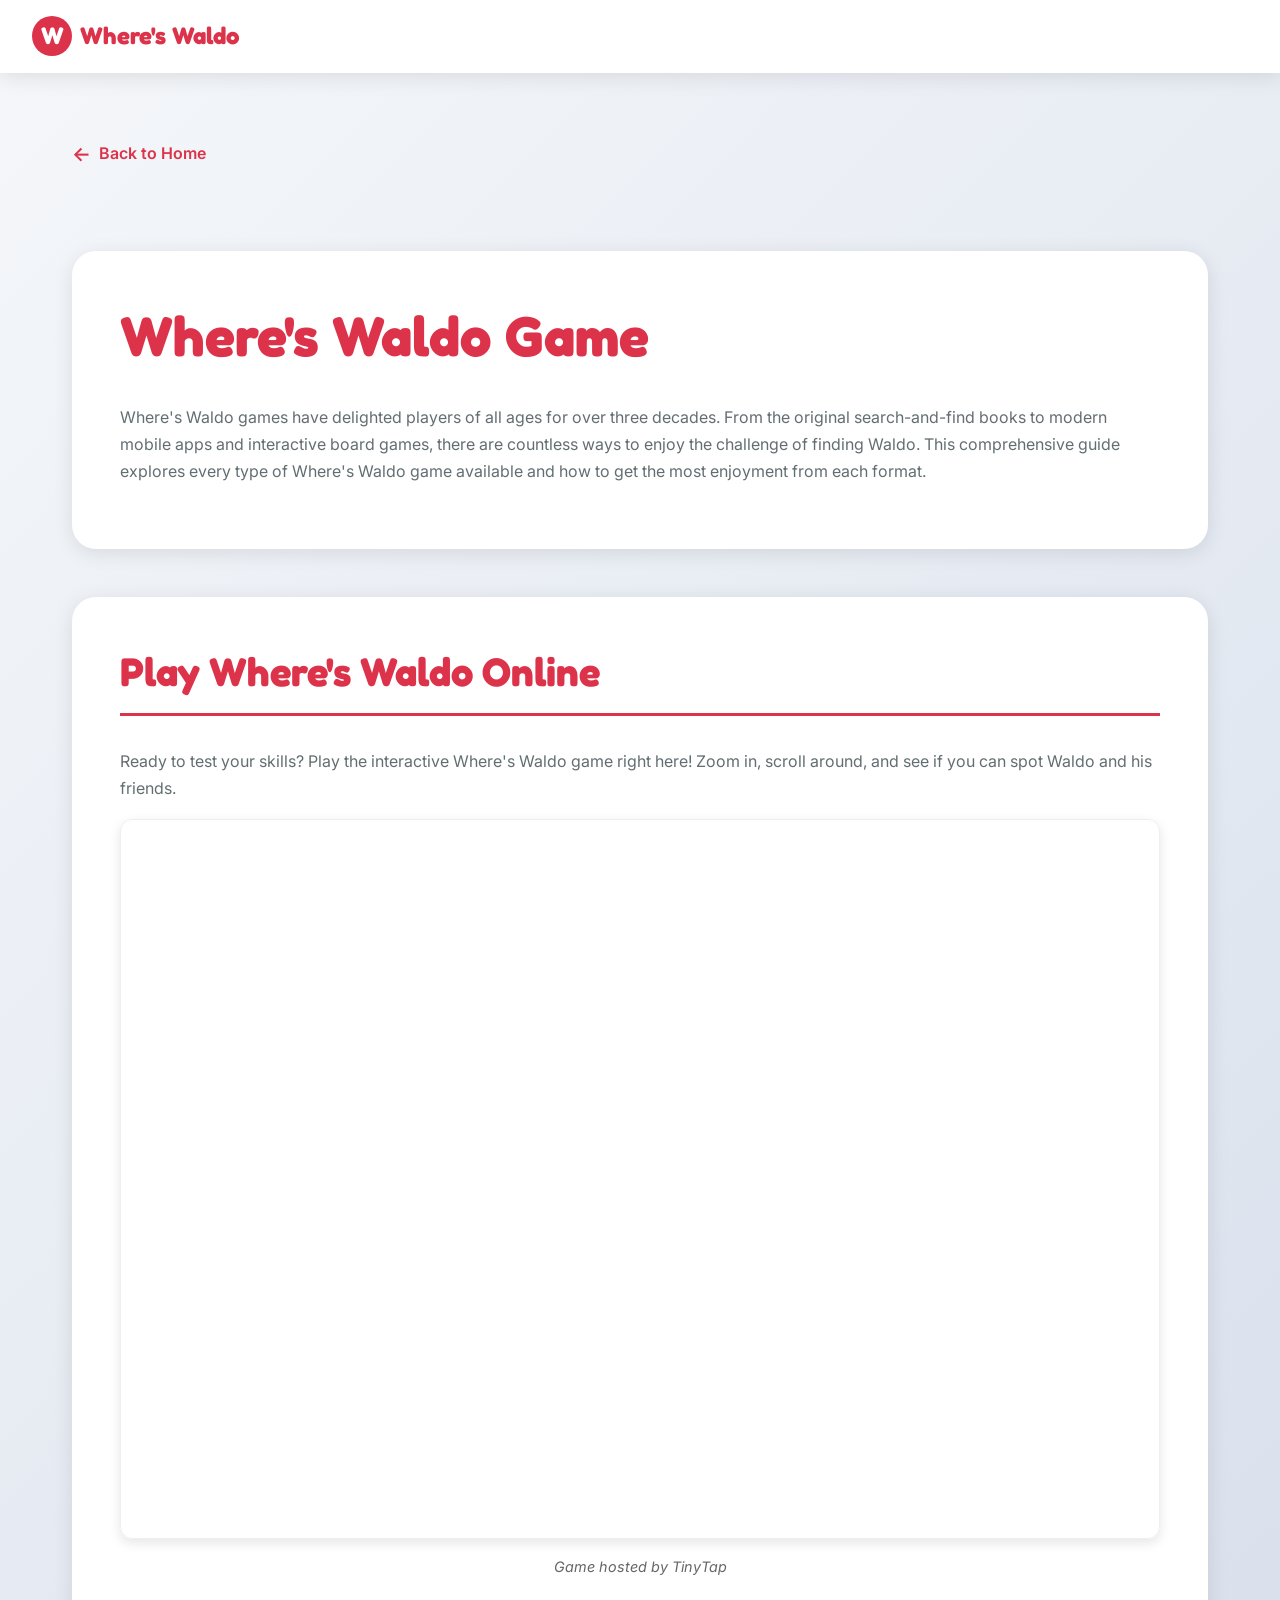
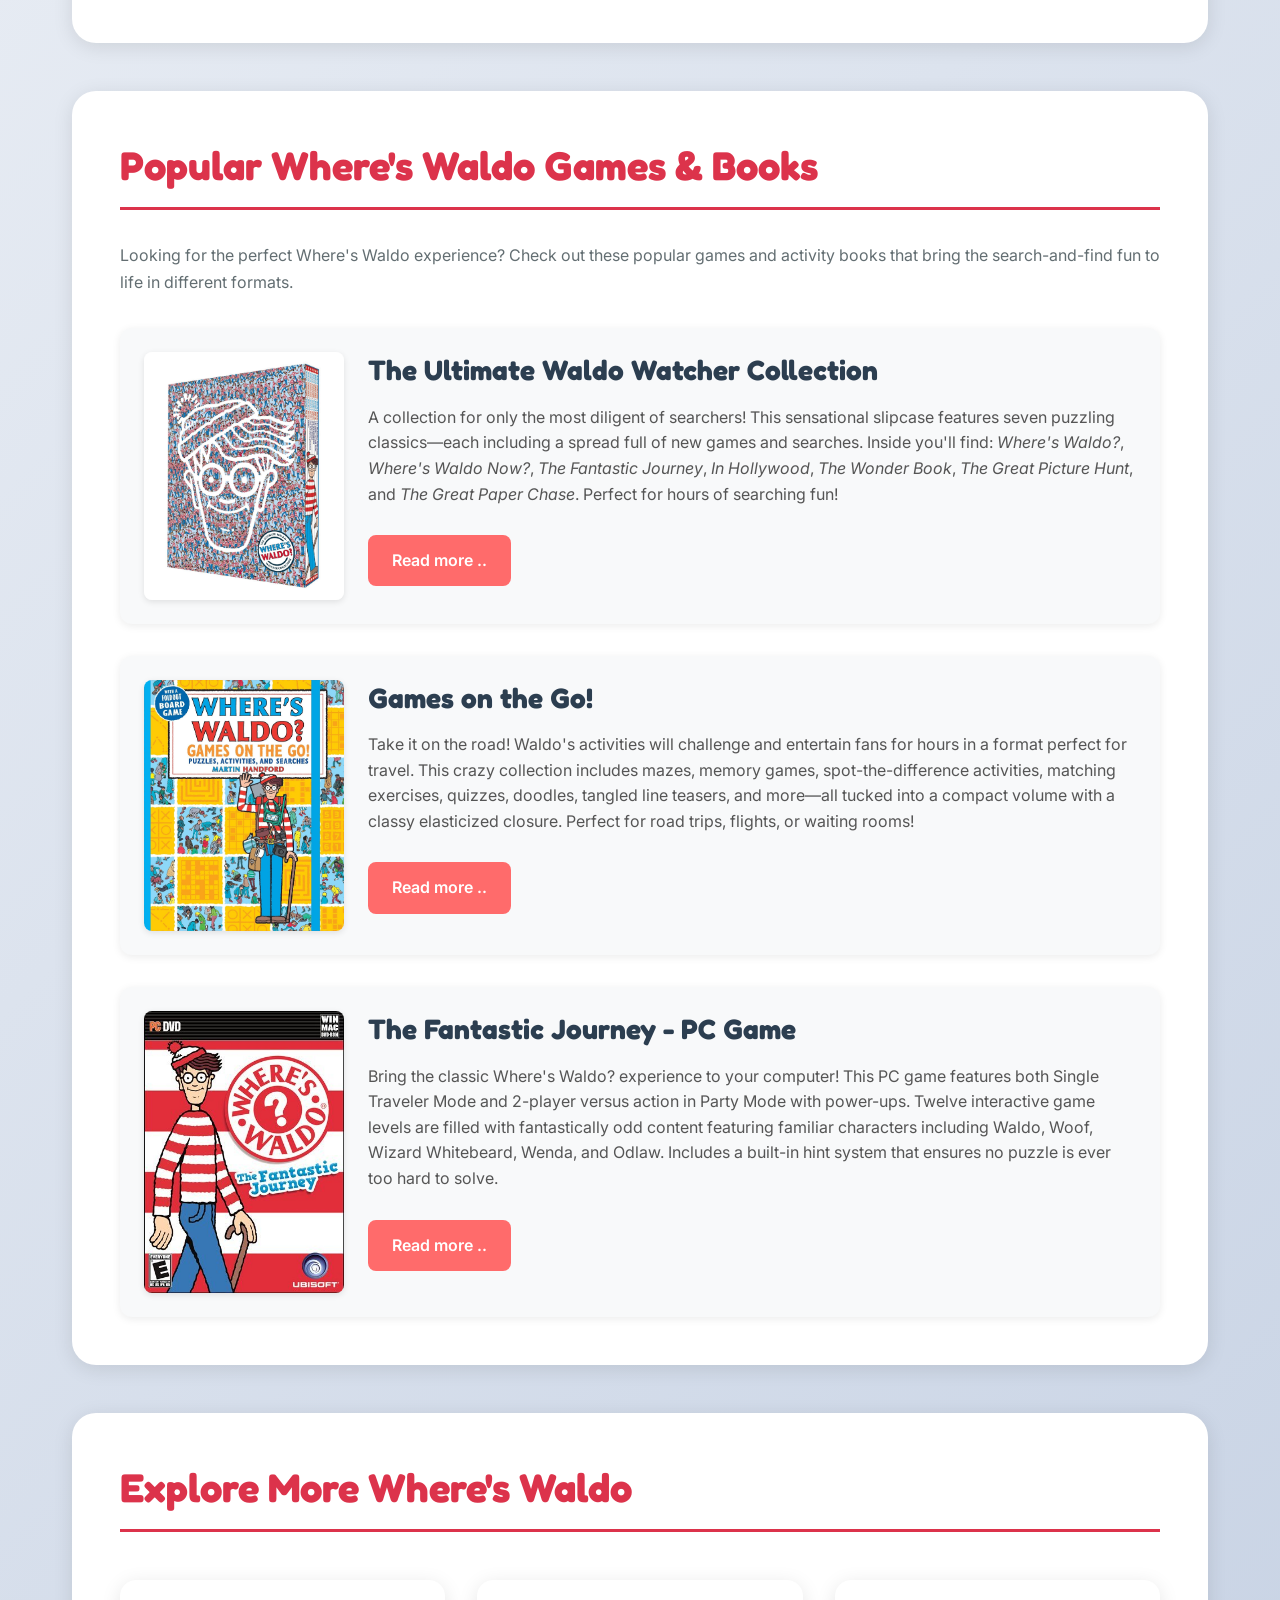
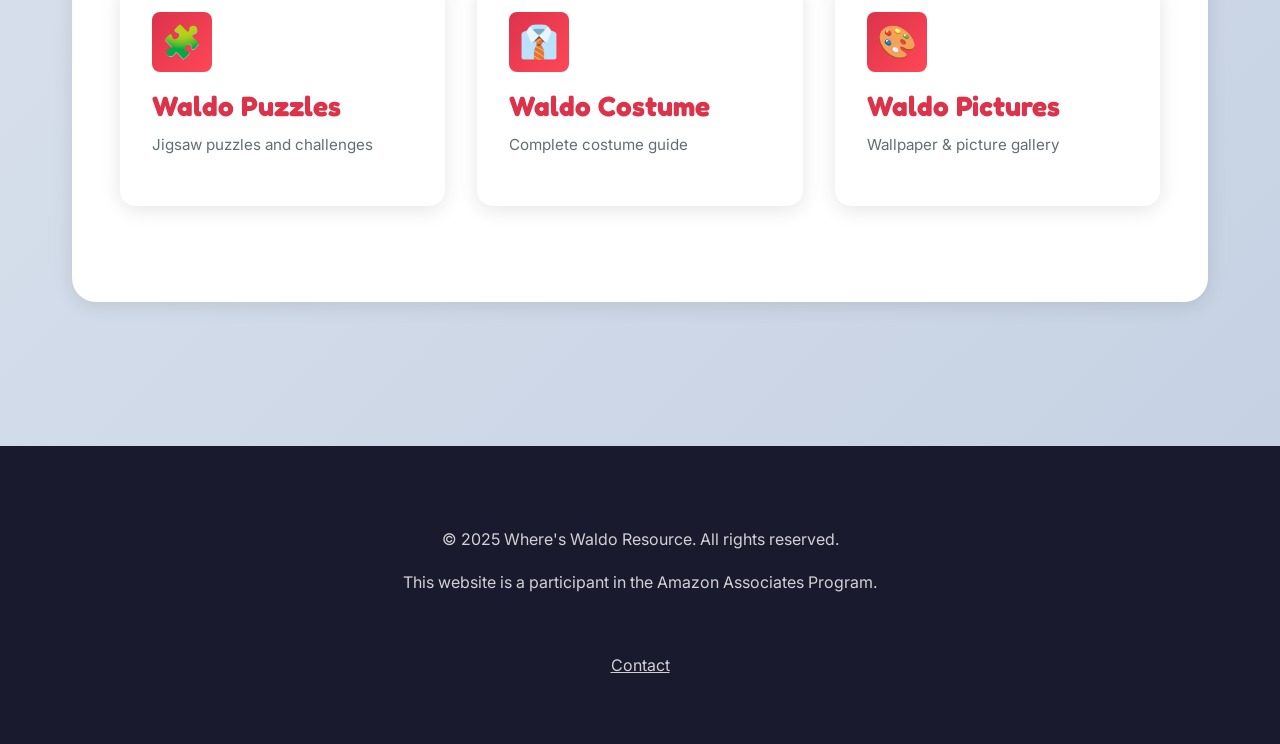
<file: game.html>
<!DOCTYPE html>

<html lang="en">

<head>
    <link rel="icon" type="image/png" href="https://whereiswaldo.com/assets/icons/favicon.png" />

    <!-- Google tag (gtag.js) -->
    <script async src="https://www.googletagmanager.com/gtag/js?id=G-Z9KSZY0BPY"></script>
    <script>
      window.dataLayer = window.dataLayer || [];
      function gtag(){dataLayer.push(arguments);}
      gtag('js', new Date());

      gtag('config', 'G-Z9KSZY0BPY');
    </script>
    <meta charset="utf-8" />
    <meta content="width=device-width, initial-scale=1.0" name="viewport" />
    <meta
        content="Discover Where's Waldo games! From classic books to mobile apps, board games, and online games. Complete guide to finding and playing all Waldo games."
        name="description" />
    <meta content="where's waldo game, waldo games, where's waldo app, waldo board game, where's waldo online"
        name="keywords" />
    <title>Where's Waldo Game - Books, Apps, Board Games &amp; Answers</title>
    <link href="https://fonts.googleapis.com" rel="preconnect" />
    <link crossorigin="" href="https://fonts.gstatic.com" rel="preconnect" />
    <link
        href="https://fonts.googleapis.com/css2?family=Fredoka:wght@400;600;700&amp;family=Inter:wght@400;500;600&amp;display=swap"
        rel="stylesheet" />
    <link href="https://i.imgur.com" rel="preconnect" />
    <link href="https://m.media-amazon.com?tag=goosea03-20" rel="preconnect" />
    <link href="style.css" rel="stylesheet" />
    
</head>

<body>
    <header class="site-header">
        <div class="header-content">
            <div class="logo">
                <div class="logo-icon">W</div>
                <span><a href="https://where-is-waldo.com/" style="color: inherit; text-decoration: none;">Where's Waldo</a></span>
            </div>
        </div>
    </header>
    <main class="container">
        <a class="back-home" href="https://where-is-waldo.com/">Back to Home</a>
        <div class="content-section">
            <h1>Where's Waldo Game</h1>
            <p>Where's Waldo games have delighted players of all ages for over three decades. From the original
                search-and-find books to modern mobile apps and interactive board games, there are countless ways to
                enjoy the challenge of finding Waldo. This comprehensive guide explores every type of Where's Waldo game
                available and how to get the most enjoyment from each format.</p>
        </div>
        <div class="content-section">
            <h2>Play Where's Waldo Online</h2>
            <p>Ready to test your skills? Play the interactive Where's Waldo game right here! Zoom in, scroll around,
                and see if you can spot Waldo and his friends.</p>
            <div class="game-container"
                style="position: relative; width: 100%; height: 80vh; min-height: 600px; border-radius: 12px; overflow: hidden; box-shadow: 0 4px 12px rgba(0,0,0,0.1); border: 1px solid #eee;">
                <iframe allowfullscreen=""
                    src="https://static.tinytap.com/media/webplayer/webplayer.html?id=083BD10B-1BBA-4F65-83B6-86864A863522&amp;isDirect=true"
                    style="position: absolute; top: 0; left: 0; width: 100%; height: 100%; border: none;"
                    title="Where's Waldo Online Game">
                </iframe>
            </div>
            <p style="text-align: center; margin-top: 1rem; font-size: 0.9rem; color: #666;"><em>Game hosted by
                    TinyTap</em></p>
        </div>
        <div class="content-section">
            <h2>Popular Where's Waldo Games &amp; Books</h2>
            <p>Looking for the perfect Where's Waldo experience? Check out these popular games and activity books that
                bring the search-and-find fun to life in different formats.</p>
            <div class="game-showcase" style="display: grid; gap: 2rem; margin-top: 2rem;">
                <!-- Game 1: Ultimate Collection -->
                <div
                    style="display: grid; grid-template-columns: 200px 1fr; gap: 1.5rem; padding: 1.5rem; background: #f8f9fa; border-radius: 12px; box-shadow: 0 2px 8px rgba(0,0,0,0.08);">
                    <div style="display: flex; align-items: center; justify-content: center;">
                        <img alt="where's waldo game" src="images/wheres-waldo-game-1.jpg"
                            style="width: 100%; height: auto; border-radius: 8px; box-shadow: 0 2px 6px rgba(0,0,0,0.1);" />
                    </div>
                    <div>
                        <h3 style="margin-top: 0; color: #2c3e50;">The Ultimate Waldo Watcher Collection</h3>
                        <p style="margin: 0.75rem 0; color: #555; line-height: 1.6;">A collection for only the most
                            diligent of searchers! This sensational slipcase features seven puzzling classics—each
                            including a spread full of new games and searches. Inside you'll find: <em>Where's
                                Waldo?</em>, <em>Where's Waldo Now?</em>, <em>The Fantastic Journey</em>, <em>In
                                Hollywood</em>, <em>The Wonder Book</em>, <em>The Great Picture Hunt</em>, and <em>The
                                Great Paper Chase</em>. Perfect for hours of searching fun!</p>
                        <a href="https://www.amazon.com/Wheres-Waldo-Ultimate-Watcher-Collection/dp/1536215112?crid=37J0FANI52K4F&amp;dib=eyJ2IjoiMSJ9.[base64].JRygzC8dfyPM9ZWfp2AkP6uQrfBzXvbXkmMtwmpSJQc&amp;dib_tag=goosea03-20&amp;keywords=where%27s+waldo+game&amp;qid=1764622546&amp;sprefix=where%27s+waldo+game%2Caps%2C224&amp;sr=8-1&amp;linkCode=ll1&amp;tag=goosea03-20&amp;linkId=4b139449da4fb30770fc86ac9f8168c5&amp;language=en_US&amp;ref_=as_li_ss_tl"
                            rel="noopener"
                            style="display: inline-block; margin-top: 1rem; padding: 0.75rem 1.5rem; background: #ff6b6b; color: white; text-decoration: none; border-radius: 8px; font-weight: 600; transition: background 0.3s;"
                            target="_blank">
                            Read more ..
                        </a>
                    </div>
                </div>
                <!-- Game 2: Games on the Go -->
                <div
                    style="display: grid; grid-template-columns: 200px 1fr; gap: 1.5rem; padding: 1.5rem; background: #f8f9fa; border-radius: 12px; box-shadow: 0 2px 8px rgba(0,0,0,0.08);">
                    <div style="display: flex; align-items: center; justify-content: center;">
                        <img alt="where's waldo game" src="images/wheres-waldo-game-2.jpg"
                            style="width: 100%; height: auto; border-radius: 8px; box-shadow: 0 2px 6px rgba(0,0,0,0.1);" />
                    </div>
                    <div>
                        <h3 style="margin-top: 0; color: #2c3e50;">Games on the Go!</h3>
                        <p style="margin: 0.75rem 0; color: #555; line-height: 1.6;">Take it on the road! Waldo's
                            activities will challenge and entertain fans for hours in a format perfect for travel. This
                            crazy collection includes mazes, memory games, spot-the-difference activities, matching
                            exercises, quizzes, doodles, tangled line teasers, and more—all tucked into a compact volume
                            with a classy elasticized closure. Perfect for road trips, flights, or waiting rooms!</p>
                        <a href="https://www.amazon.com/Wheres-Waldo-Games-Go-Activities/dp/1536201553?crid=37J0FANI52K4F&amp;dib=eyJ2IjoiMSJ9.[base64].JRygzC8dfyPM9ZWfp2AkP6uQrfBzXvbXkmMtwmpSJQc&amp;dib_tag=goosea03-20&amp;keywords=where%27s+waldo+game&amp;qid=1764622546&amp;sprefix=where%27s+waldo+game%2Caps%2C224&amp;sr=8-4&amp;linkCode=ll1&amp;tag=goosea03-20&amp;linkId=65daa8ec62287fe37c8559b59c29dd50&amp;language=en_US&amp;ref_=as_li_ss_tl"
                            rel="noopener"
                            style="display: inline-block; margin-top: 1rem; padding: 0.75rem 1.5rem; background: #ff6b6b; color: white; text-decoration: none; border-radius: 8px; font-weight: 600; transition: background 0.3s;"
                            target="_blank">
                            Read more ..
                        </a>
                    </div>
                </div>
                <!-- Game 3: The Fantastic Journey PC Game -->
                <div
                    style="display: grid; grid-template-columns: 200px 1fr; gap: 1.5rem; padding: 1.5rem; background: #f8f9fa; border-radius: 12px; box-shadow: 0 2px 8px rgba(0,0,0,0.08);">
                    <div style="display: flex; align-items: center; justify-content: center;">
                        <img alt="where's waldo game" src="images/wheres-waldo-game-3.jpg"
                            style="width: 100%; height: auto; border-radius: 8px; box-shadow: 0 2px 6px rgba(0,0,0,0.1);" />
                    </div>
                    <div>
                        <h3 style="margin-top: 0; color: #2c3e50;">The Fantastic Journey - PC Game</h3>
                        <p style="margin: 0.75rem 0; color: #555; line-height: 1.6;">Bring the classic Where's Waldo?
                            experience to your computer! This PC game features both Single Traveler Mode and 2-player
                            versus action in Party Mode with power-ups. Twelve interactive game levels are filled with
                            fantastically odd content featuring familiar characters including Waldo, Woof, Wizard
                            Whitebeard, Wenda, and Odlaw. Includes a built-in hint system that ensures no puzzle is ever
                            too hard to solve.</p>
                        <a href="https://www.amazon.com/Wheres-Waldo-Fantastic-Journey-PC/dp/B002IMXFK0?th=1&amp;linkCode=ll1&amp;tag=goosea03-20&amp;linkId=d07e03c551506227b354ce9fe053fa9f&amp;language=en_US&amp;ref_=as_li_ss_tl"
                            rel="noopener"
                            style="display: inline-block; margin-top: 1rem; padding: 0.75rem 1.5rem; background: #ff6b6b; color: white; text-decoration: none; border-radius: 8px; font-weight: 600; transition: background 0.3s;"
                            target="_blank">
                            Read more ..
                        </a>
                    </div>
                </div>
            </div>
        </div>
        <div class="content-section">
            <h2>Explore More Where's Waldo</h2>
            <div class="grid">
                <a class="card" href="puzzle.html">
                    <div class="card-icon">🧩</div>
                    <h3>Waldo Puzzles</h3>
                    <p>Jigsaw puzzles and challenges</p>
                </a>
                <a class="card" href="costume.html">
                    <div class="card-icon">👔</div>
                    <h3>Waldo Costume</h3>
                    <p>Complete costume guide</p>
                </a>
                <a class="card" href="picture.html">
                    <div class="card-icon">🎨</div>
                    <h3>Waldo Pictures</h3>
                    <p>Wallpaper & picture gallery</p>
                </a>
            </div>
        </div>
    </main>
    <footer class="site-footer">
        <div class="container">
            <p>© 2025 Where's Waldo Resource. All rights reserved.</p>
            <p>This website is a participant in the Amazon Associates Program.</p>
        </div>
    
            <p style="text-align: center; margin-top: 0.5rem;"><a href="contact.html" style="color: inherit; text-decoration: underline;">Contact</a></p>
        </footer>
</body>

</html>
</file>
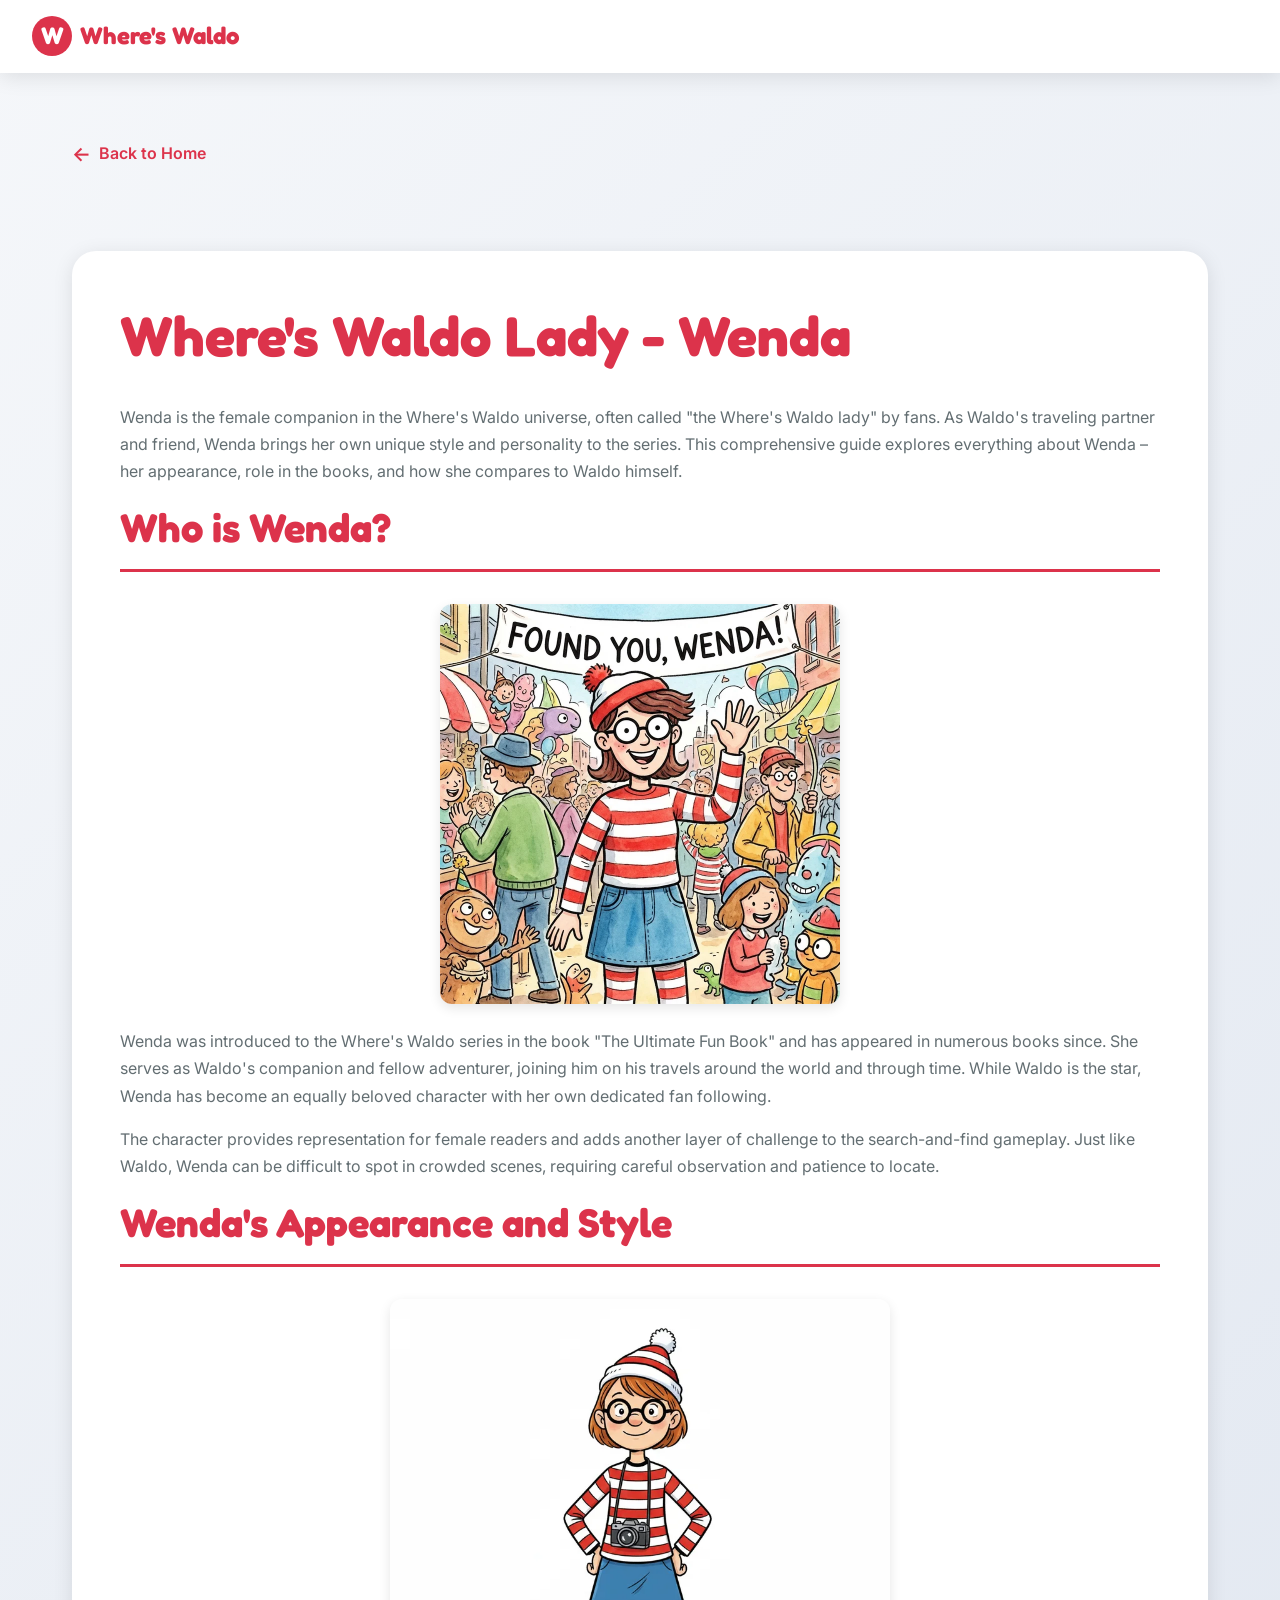
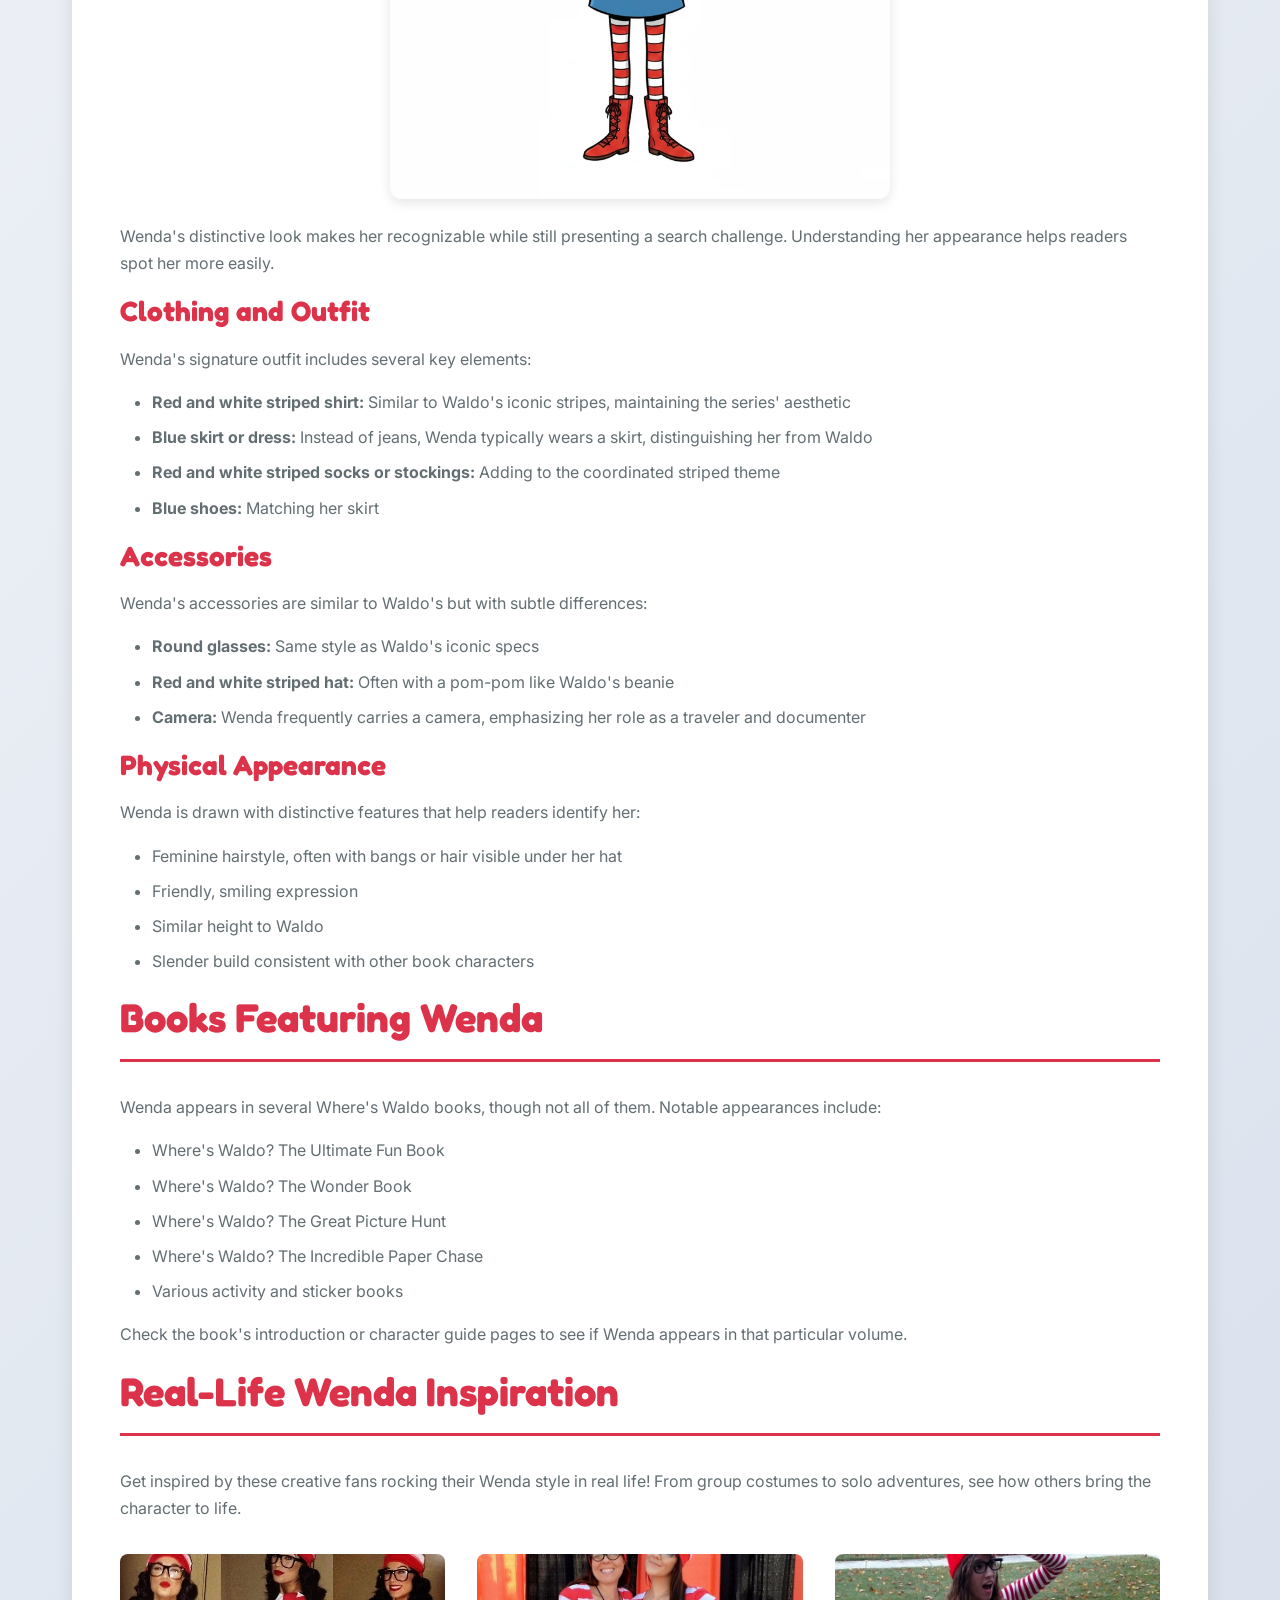
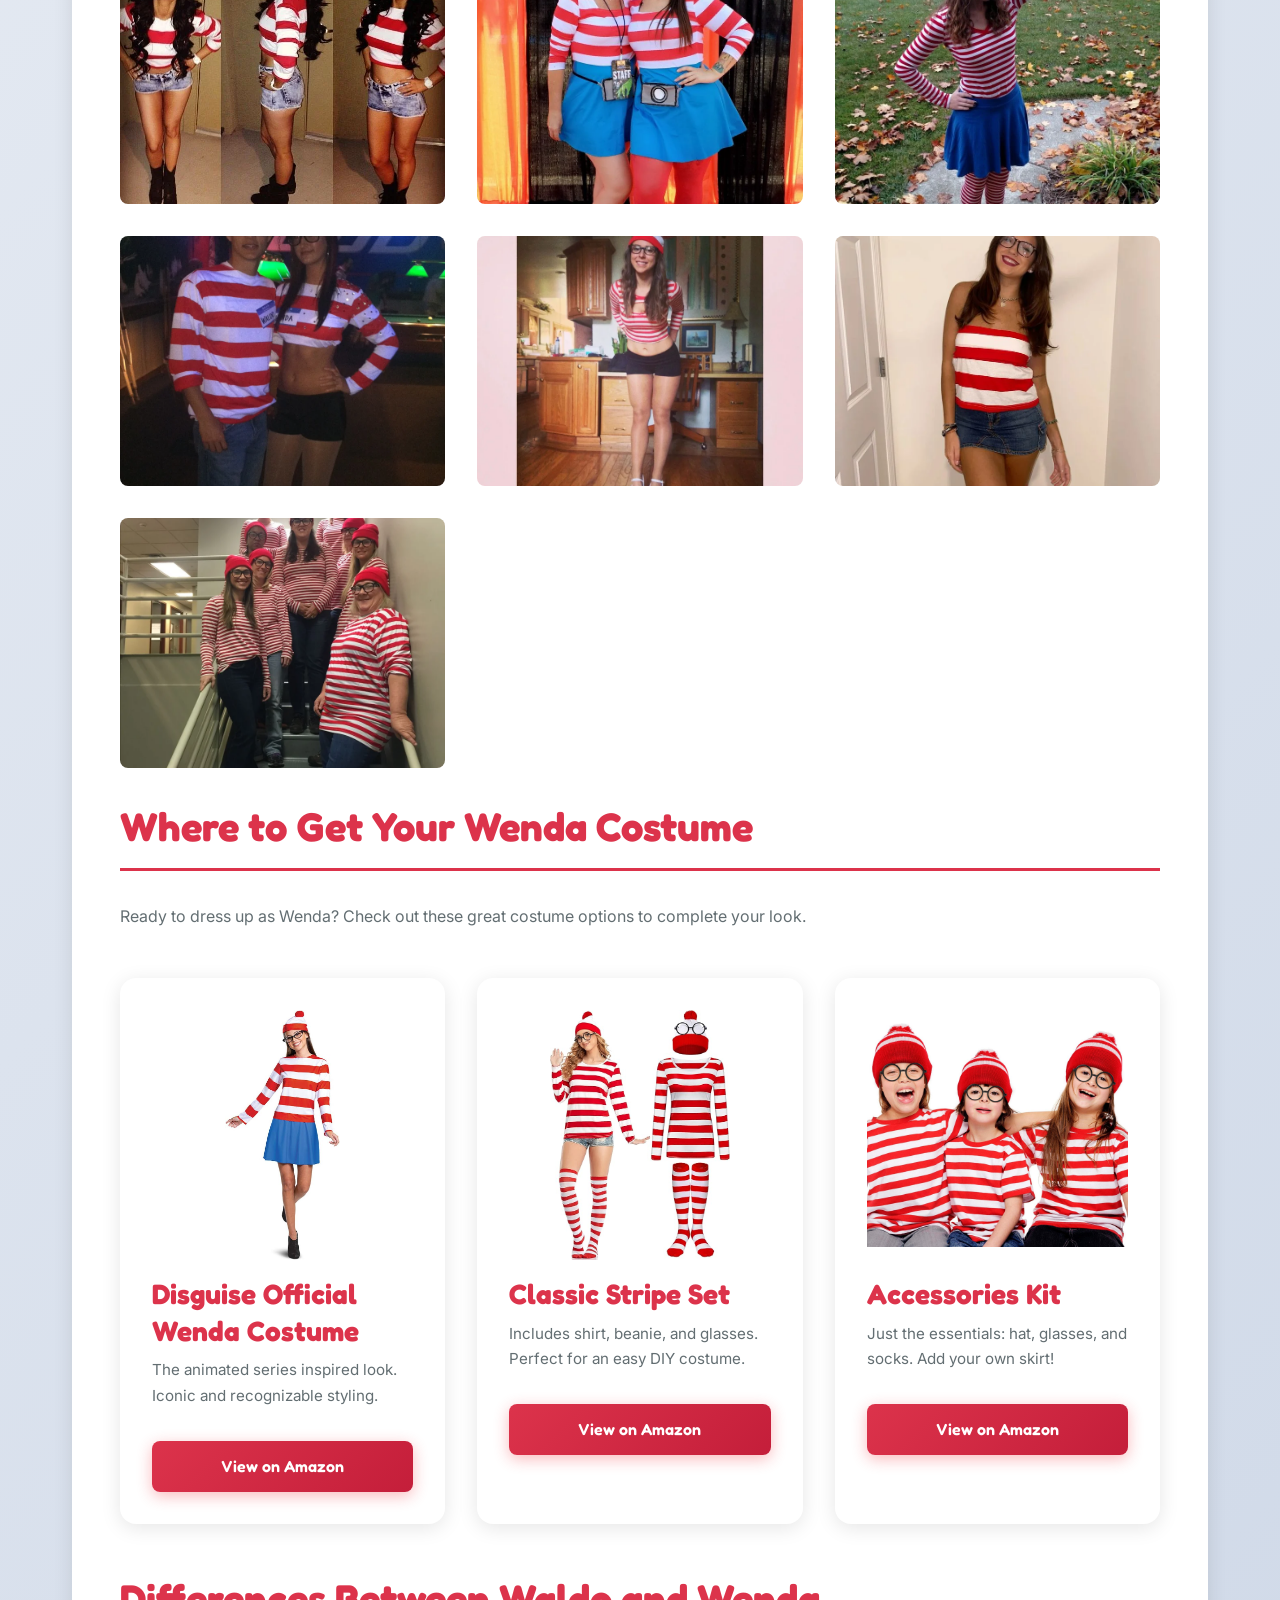
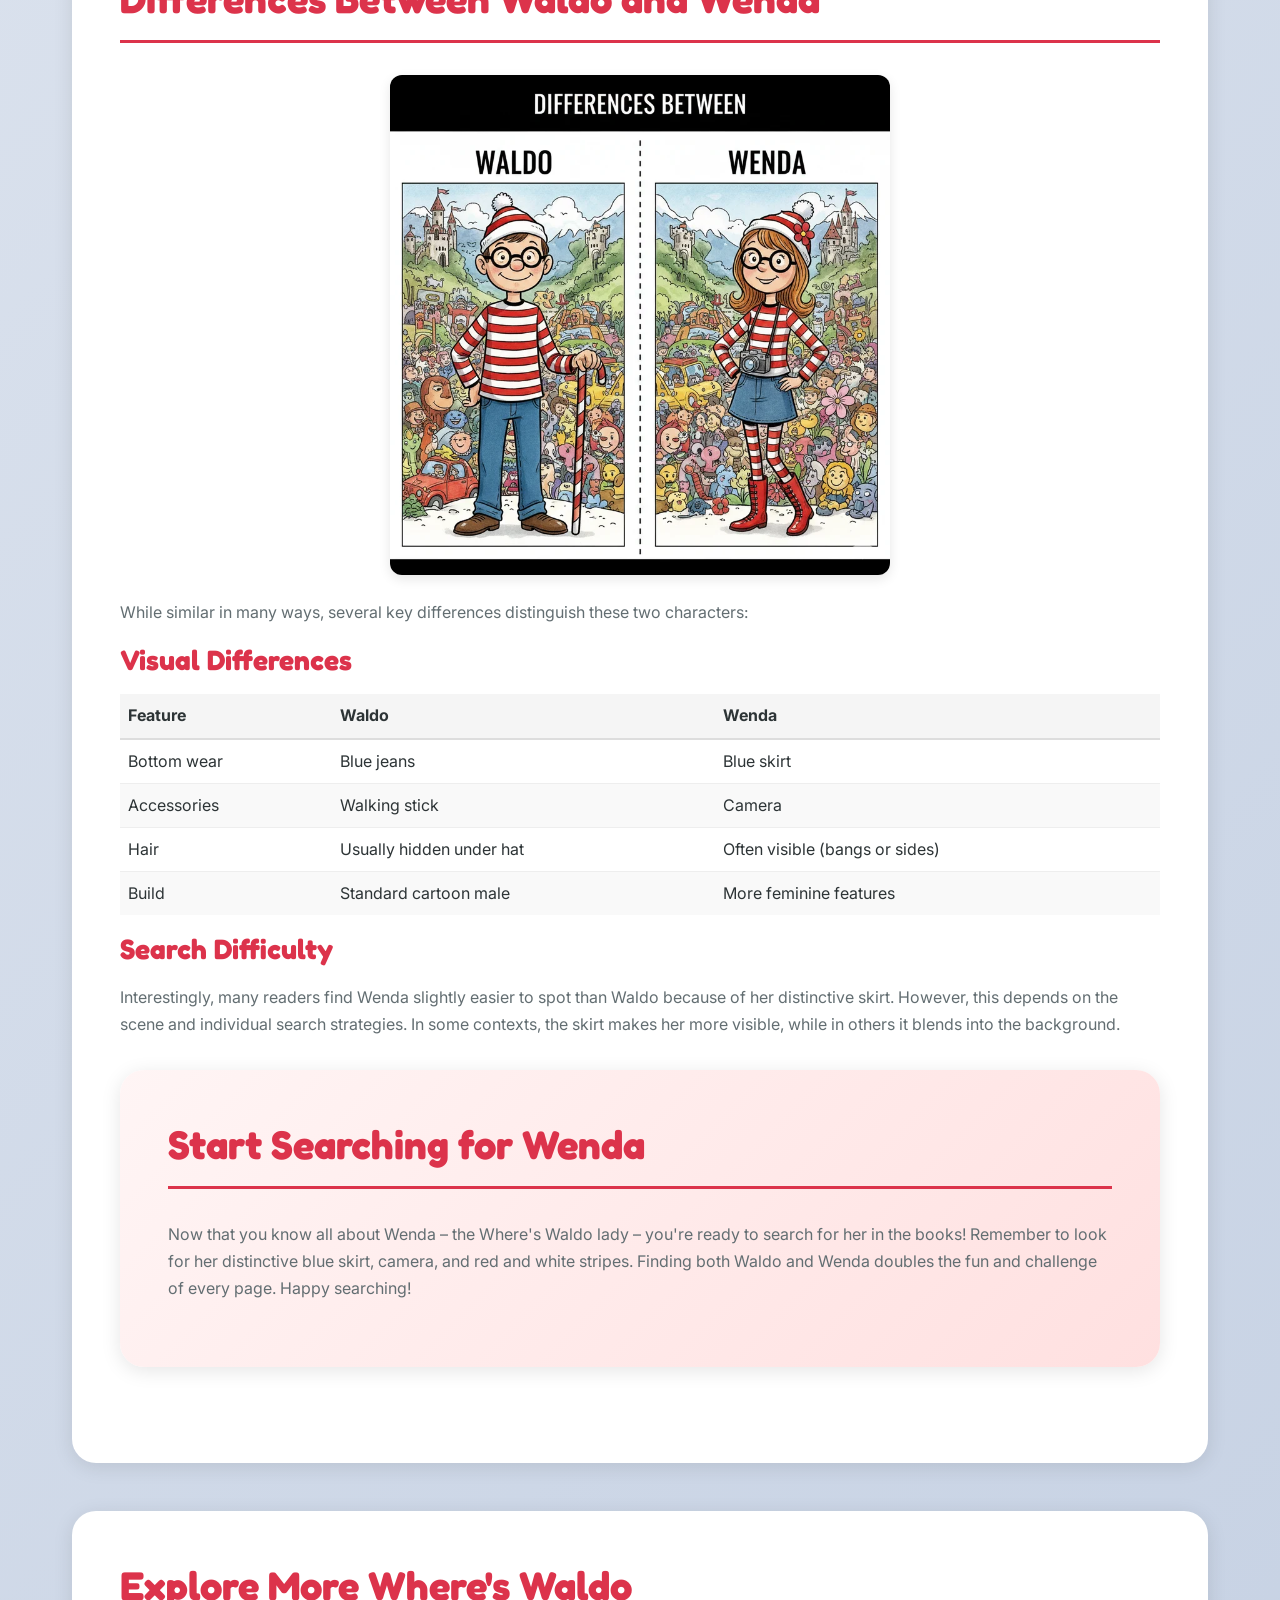
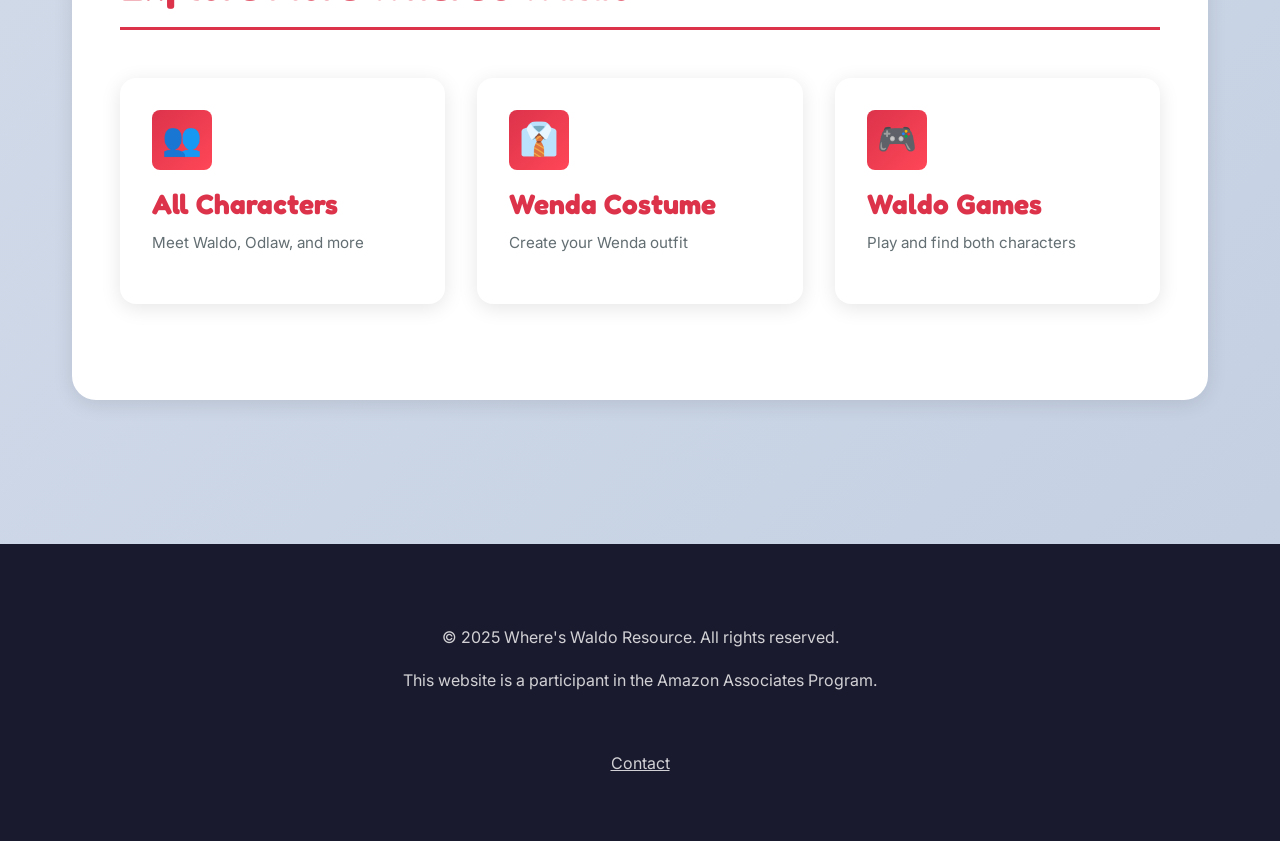
<file: lady.html>
<!DOCTYPE html>

<html lang="en">

<head>
    <link rel="icon" type="image/png" href="https://whereiswaldo.com/assets/icons/favicon.png" />

    <!-- Google tag (gtag.js) -->
    <script async src="https://www.googletagmanager.com/gtag/js?id=G-Z9KSZY0BPY"></script>
    <script>
      window.dataLayer = window.dataLayer || [];
      function gtag(){dataLayer.push(arguments);}
      gtag('js', new Date());

      gtag('config', 'G-Z9KSZY0BPY');
    </script>
    <meta charset="utf-8" />
    <meta content="width=device-width, initial-scale=1.0" name="viewport" />
    <meta
        content="Meet Wenda, the Where's Waldo lady! Learn about Wenda's character, her distinctive look, costume differences from Waldo, and her role in the series."
        name="description" />
    <meta content="where's waldo lady, wenda, where's waldo wenda, waldo female character, wenda costume"
        name="keywords" />
    <title>Wenda - Where's Waldo Lady Character Guide &amp; Costume</title>
    <link href="https://fonts.googleapis.com" rel="preconnect" />
    <link crossorigin="" href="https://fonts.gstatic.com" rel="preconnect" />
    <link
        href="https://fonts.googleapis.com/css2?family=Fredoka:wght@400;600;700&amp;family=Inter:wght@400;500;600&amp;display=swap"
        rel="stylesheet" />
    <link href="style.css" rel="stylesheet" />

    

    <style>
        /* Lightbox Modal Styles */
        .lightbox-modal {
            display: none;
            position: fixed;
            z-index: 9999;
            top: 0;
            left: 0;
            width: 100%;
            height: 100%;
            background-color: rgba(0, 0, 0, 0.95);
            backdrop-filter: blur(10px);
            animation: fadeIn 0.3s ease;
        }

        .lightbox-modal.active {
            display: flex;
            align-items: center;
            justify-content: center;
        }

        .lightbox-content {
            max-width: 90%;
            max-height: 90vh;
            object-fit: contain;
            border-radius: 8px;
            box-shadow: 0 20px 60px rgba(0, 0, 0, 0.5);
            animation: zoomIn 0.3s ease;
        }

        .lightbox-close {
            position: absolute;
            top: 20px;
            right: 40px;
            font-size: 40px;
            font-weight: bold;
            color: #fff;
            cursor: pointer;
            background: rgba(255, 255, 255, 0.1);
            width: 50px;
            height: 50px;
            border-radius: 50%;
            display: flex;
            align-items: center;
            justify-content: center;
            transition: all 0.3s ease;
            border: 2px solid rgba(255, 255, 255, 0.2);
        }

        .lightbox-close:hover {
            background: rgba(255, 255, 255, 0.2);
            transform: rotate(90deg);
        }

        .image-grid img {
            cursor: pointer;
            transition: transform 0.3s ease, box-shadow 0.3s ease;
        }

        .image-grid img:hover {
            transform: scale(1.05);
            box-shadow: 0 8px 20px rgba(0, 0, 0, 0.2);
        }

        @keyframes fadeIn {
            from {
                opacity: 0;
            }

            to {
                opacity: 1;
            }
        }

        @keyframes zoomIn {
            from {
                transform: scale(0.5);
                opacity: 0;
            }

            to {
                transform: scale(1);
                opacity: 1;
            }
        }
    </style>

</head>

<body>
    <header class="site-header">
        <div class="header-content">
            <div class="logo">
                <div class="logo-icon">W</div>
                <span><a href="https://where-is-waldo.com/" style="color: inherit; text-decoration: none;">Where's Waldo</a></span>
            </div>
        </div>
    </header>
    <main class="container">
        <a class="back-home" href="https://where-is-waldo.com/">Back to Home</a>
        <div class="content-section">
            <h1>Where's Waldo Lady - Wenda</h1>
            <p>Wenda is the female companion in the Where's Waldo universe, often called "the Where's Waldo lady" by
                fans. As Waldo's traveling partner and friend, Wenda brings her own unique style and personality to the
                series. This comprehensive guide explores everything about Wenda – her appearance, role in the books,
                and how she compares to Waldo himself.</p>
            <h2>Who is Wenda?</h2>
            <img alt="where's waldo lady" height="400" loading="lazy" src="images/wheres-waldo-lady-1.webp"
                style="max-width: 400px; width: 100%; height: auto; margin: 1.5rem auto; display: block; border-radius: 12px; box-shadow: 0 4px 12px rgba(0,0,0,0.1);"
                width="400" />
            <p>Wenda was introduced to the Where's Waldo series in the book "The Ultimate Fun Book" and has appeared in
                numerous books since. She serves as Waldo's companion and fellow adventurer, joining him on his travels
                around the world and through time. While Waldo is the star, Wenda has become an equally beloved
                character with her own dedicated fan following.</p>
            <p>The character provides representation for female readers and adds another layer of challenge to the
                search-and-find gameplay. Just like Waldo, Wenda can be difficult to spot in crowded scenes, requiring
                careful observation and patience to locate.</p>
            <h2>Wenda's Appearance and Style</h2>
            <img alt="where's waldo lady" height="400" loading="lazy" src="images/wheres-waldo-lady-2.webp"
                style="max-width: 500px; width: 100%; height: auto; margin: 1.5rem auto; display: block; border-radius: 12px; box-shadow: 0 4px 12px rgba(0,0,0,0.1);"
                width="500" />
            <p>Wenda's distinctive look makes her recognizable while still presenting a search challenge. Understanding
                her appearance helps readers spot her more easily.</p>
            <h3>Clothing and Outfit</h3>
            <p>Wenda's signature outfit includes several key elements:</p>
            <ul>
                <li><strong>Red and white striped shirt:</strong> Similar to Waldo's iconic stripes, maintaining the
                    series' aesthetic</li>
                <li><strong>Blue skirt or dress:</strong> Instead of jeans, Wenda typically wears a skirt,
                    distinguishing her from Waldo</li>
                <li><strong>Red and white striped socks or stockings:</strong> Adding to the coordinated striped theme
                </li>
                <li><strong>Blue shoes:</strong> Matching her skirt</li>
            </ul>
            <h3>Accessories</h3>
            <p>Wenda's accessories are similar to Waldo's but with subtle differences:</p>
            <ul>
                <li><strong>Round glasses:</strong> Same style as Waldo's iconic specs</li>
                <li><strong>Red and white striped hat:</strong> Often with a pom-pom like Waldo's beanie</li>
                <li><strong>Camera:</strong> Wenda frequently carries a camera, emphasizing her role as a traveler and
                    documenter</li>
            </ul>
            <h3>Physical Appearance</h3>
            <p>Wenda is drawn with distinctive features that help readers identify her:</p>
            <ul>
                <li>Feminine hairstyle, often with bangs or hair visible under her hat</li>
                <li>Friendly, smiling expression</li>
                <li>Similar height to Waldo</li>
                <li>Slender build consistent with other book characters</li>
            </ul>
            <h2>Books Featuring Wenda</h2>
            <p>Wenda appears in several Where's Waldo books, though not all of them. Notable appearances include:</p>
            <ul>
                <li>Where's Waldo? The Ultimate Fun Book</li>
                <li>Where's Waldo? The Wonder Book</li>
                <li>Where's Waldo? The Great Picture Hunt</li>
                <li>Where's Waldo? The Incredible Paper Chase</li>
                <li>Various activity and sticker books</li>
            </ul>
            <p>Check the book's introduction or character guide pages to see if Wenda appears in that particular volume.
            </p>
            <h2>Real-Life Wenda Inspiration</h2>
            <p>Get inspired by these creative fans rocking their Wenda style in real life! From group costumes to solo
                adventures, see how others bring the character to life.</p>
            <div class="image-grid">
                <img src="images/real-wenda-1.webp" alt="Real life Wenda costume inspiration - Street style"
                    loading="lazy" />
                <img src="images/real-wenda-2.webp" alt="Real life Wenda costume inspiration - Close up"
                    loading="lazy" />
                <img src="images/real-wenda-3.webp" alt="Real life Wenda costume inspiration - Full outfit"
                    loading="lazy" />
                <img src="images/real-wenda-4.webp" alt="Real life Wenda costume inspiration - Posing" loading="lazy" />
                <img src="images/real-wenda-5.webp" alt="Real life Wenda costume inspiration - Outdoor"
                    loading="lazy" />
                <img src="images/real-wenda-6.webp" alt="Real life Wenda costume inspiration - Portrait"
                    loading="lazy" />
                <img src="images/real-wenda-7.webp" alt="Real life Wenda costume inspiration - Candid" loading="lazy" />
            </div>
            <h2>Where to Get Your Wenda Costume</h2>
            <p>Ready to dress up as Wenda? Check out these great costume options to complete your look.</p>
            <div class="grid">
                <a href="https://www.amazon.com/Disguise-Halloween-Official-Costume-Multicolored/dp/B08VYHJSPP?tag=goosea03-20"
                    target="_blank" class="card">
                    <div
                        style="height: 250px; overflow: hidden; border-radius: 8px; margin-bottom: 1rem; position: relative; background: #fff; display: flex; align-items: center; justify-content: center;">
                        <img src="images/wenda-costume-official.jpg" alt="Official Wenda Costume"
                            style="max-width: 100%; max-height: 100%; object-fit: contain;">
                    </div>
                    <h3 style="margin-top: 0;">Disguise Official Wenda Costume</h3>
                    <p>The animated series inspired look. Iconic and recognizable styling.</p>
                    <div class="btn btn-primary" style="margin-top: 1rem; width: 100%; text-align: center;">View on
                        Amazon</div>
                </a>

                <a href="https://www.amazon.com/URATOT-Costume-Striped-T-shirt-Beanies/dp/B08CZSH7NQ?tag=goosea03-20"
                    target="_blank" class="card">
                    <div
                        style="height: 250px; overflow: hidden; border-radius: 8px; margin-bottom: 1rem; position: relative; background: #fff; display: flex; align-items: center; justify-content: center;">
                        <img src="images/wenda-costume-set.jpg" alt="Wenda Costume Set"
                            style="max-width: 100%; max-height: 100%; object-fit: contain;">
                    </div>
                    <h3 style="margin-top: 0;">Classic Stripe Set</h3>
                    <p>Includes shirt, beanie, and glasses. Perfect for an easy DIY costume.</p>
                    <div class="btn btn-primary" style="margin-top: 1rem; width: 100%; text-align: center;">View on
                        Amazon</div>
                </a>

                <a href="https://www.amazon.com/Beanies-Halloween-Christmas-Costumes-Accessory/dp/B08GJ43RY9?tag=goosea03-20"
                    target="_blank" class="card">
                    <div
                        style="height: 250px; overflow: hidden; border-radius: 8px; margin-bottom: 1rem; position: relative; background: #fff; display: flex; align-items: center; justify-content: center;">
                        <img src="images/wenda-accessories-kit.jpg" alt="Wenda Accessories Kit"
                            style="max-width: 100%; max-height: 100%; object-fit: contain;">
                    </div>
                    <h3 style="margin-top: 0;">Accessories Kit</h3>
                    <p>Just the essentials: hat, glasses, and socks. Add your own skirt!</p>
                    <div class="btn btn-primary" style="margin-top: 1rem; width: 100%; text-align: center;">View on
                        Amazon</div>
                </a>
            </div>
            <h2>Differences Between Waldo and Wenda</h2>
            <img alt="where's waldo lady" height="400" loading="lazy" src="images/wheres-waldo-lady-3.webp"
                style="max-width: 500px; width: 100%; height: auto; margin: 1.5rem auto; display: block; border-radius: 12px; box-shadow: 0 4px 12px rgba(0,0,0,0.1);"
                width="500" />
            <p>While similar in many ways, several key differences distinguish these two characters:</p>
            <h3>Visual Differences</h3>
            <table style="width: 100%; margin: 1rem 0; border-collapse: collapse;">
                <tr style="background: #f5f5f5;">
                    <th style="padding: 0.5rem; text-align: left; border-bottom: 2px solid #ddd;">Feature</th>
                    <th style="padding: 0.5rem; text-align: left; border-bottom: 2px solid #ddd;">Waldo</th>
                    <th style="padding: 0.5rem; text-align: left; border-bottom: 2px solid #ddd;">Wenda</th>
                </tr>
                <tr>
                    <td style="padding: 0.5rem; border-bottom: 1px solid #eee;">Bottom wear</td>
                    <td style="padding: 0.5rem; border-bottom: 1px solid #eee;">Blue jeans</td>
                    <td style="padding: 0.5rem; border-bottom: 1px solid #eee;">Blue skirt</td>
                </tr>
                <tr style="background: #f9f9f9;">
                    <td style="padding: 0.5rem; border-bottom: 1px solid #eee;">Accessories</td>
                    <td style="padding: 0.5rem; border-bottom: 1px solid #eee;">Walking stick</td>
                    <td style="padding: 0.5rem; border-bottom: 1px solid #eee;">Camera</td>
                </tr>
                <tr>
                    <td style="padding: 0.5rem; border-bottom: 1px solid #eee;">Hair</td>
                    <td style="padding: 0.5rem; border-bottom: 1px solid #eee;">Usually hidden under hat</td>
                    <td style="padding: 0.5rem; border-bottom: 1px solid #eee;">Often visible (bangs or sides)</td>
                </tr>
                <tr style="background: #f9f9f9;">
                    <td style="padding: 0.5rem;">Build</td>
                    <td style="padding: 0.5rem;">Standard cartoon male</td>
                    <td style="padding: 0.5rem;">More feminine features</td>
                </tr>
            </table>
            <h3>Search Difficulty</h3>
            <p>Interestingly, many readers find Wenda slightly easier to spot than Waldo because of her distinctive
                skirt. However, this depends on the scene and individual search strategies. In some contexts, the skirt
                makes her more visible, while in others it blends into the background.</p>

            <div class="content-section"
                style="background: linear-gradient(135deg, #fff5f5 0%, #ffe0e0 100%); margin-top: 2rem;">
                <h2>Start Searching for Wenda</h2>
                <p>Now that you know all about Wenda – the Where's Waldo lady – you're ready to search for her in the
                    books! Remember to look for her distinctive blue skirt, camera, and red and white stripes. Finding
                    both Waldo and Wenda doubles the fun and challenge of every page. Happy searching!</p>
            </div>
        </div>
        <div class="content-section">
            <h2>Explore More Where's Waldo</h2>
            <div class="grid">
                <a class="card" href="characters.html">
                    <div class="card-icon">👥</div>
                    <h3>All Characters</h3>
                    <p>Meet Waldo, Odlaw, and more</p>
                </a>
                <a class="card" href="costume.html">
                    <div class="card-icon">👔</div>
                    <h3>Wenda Costume</h3>
                    <p>Create your Wenda outfit</p>
                </a>
                <a class="card" href="game.html">
                    <div class="card-icon">🎮</div>
                    <h3>Waldo Games</h3>
                    <p>Play and find both characters</p>
                </a>
            </div>
        </div>
    </main>
    <footer class="site-footer">
        <div class="container">
            <p>© 2025 Where's Waldo Resource. All rights reserved.</p>
            <p>This website is a participant in the Amazon Associates Program.</p>
        </div>
    
            <p style="text-align: center; margin-top: 0.5rem;"><a href="contact.html" style="color: inherit; text-decoration: underline;">Contact</a></p>
        </footer>

    <!-- Lightbox Modal -->
    <div id="lightbox" class="lightbox-modal">
        <span class="lightbox-close" id="lightbox-close">&times;</span>
        <img class="lightbox-content" id="lightbox-img" alt="Enlarged view">
    </div>

    <script>
        // Lightbox functionality
        const lightbox = document.getElementById('lightbox');
        const lightboxImg = document.getElementById('lightbox-img');
        const lightboxClose = document.getElementById('lightbox-close');

        // Get all images in the image-grid
        const gridImages = document.querySelectorAll('.image-grid img');

        // Add click event to each image
        gridImages.forEach(img => {
            img.addEventListener('click', function () {
                lightbox.classList.add('active');
                lightboxImg.src = this.src;
                lightboxImg.alt = this.alt;
                document.body.style.overflow = 'hidden'; // Prevent scrolling
            });
        });

        // Close lightbox when clicking the close button
        lightboxClose.addEventListener('click', closeLightbox);

        // Close lightbox when clicking outside the image
        lightbox.addEventListener('click', function (e) {
            if (e.target === lightbox) {
                closeLightbox();
            }
        });

        // Close lightbox with Escape key
        document.addEventListener('keydown', function (e) {
            if (e.key === 'Escape' && lightbox.classList.contains('active')) {
                closeLightbox();
            }
        });

        function closeLightbox() {
            lightbox.classList.remove('active');
            document.body.style.overflow = ''; // Restore scrolling
        }
    </script>

</body>

</html>
</file>
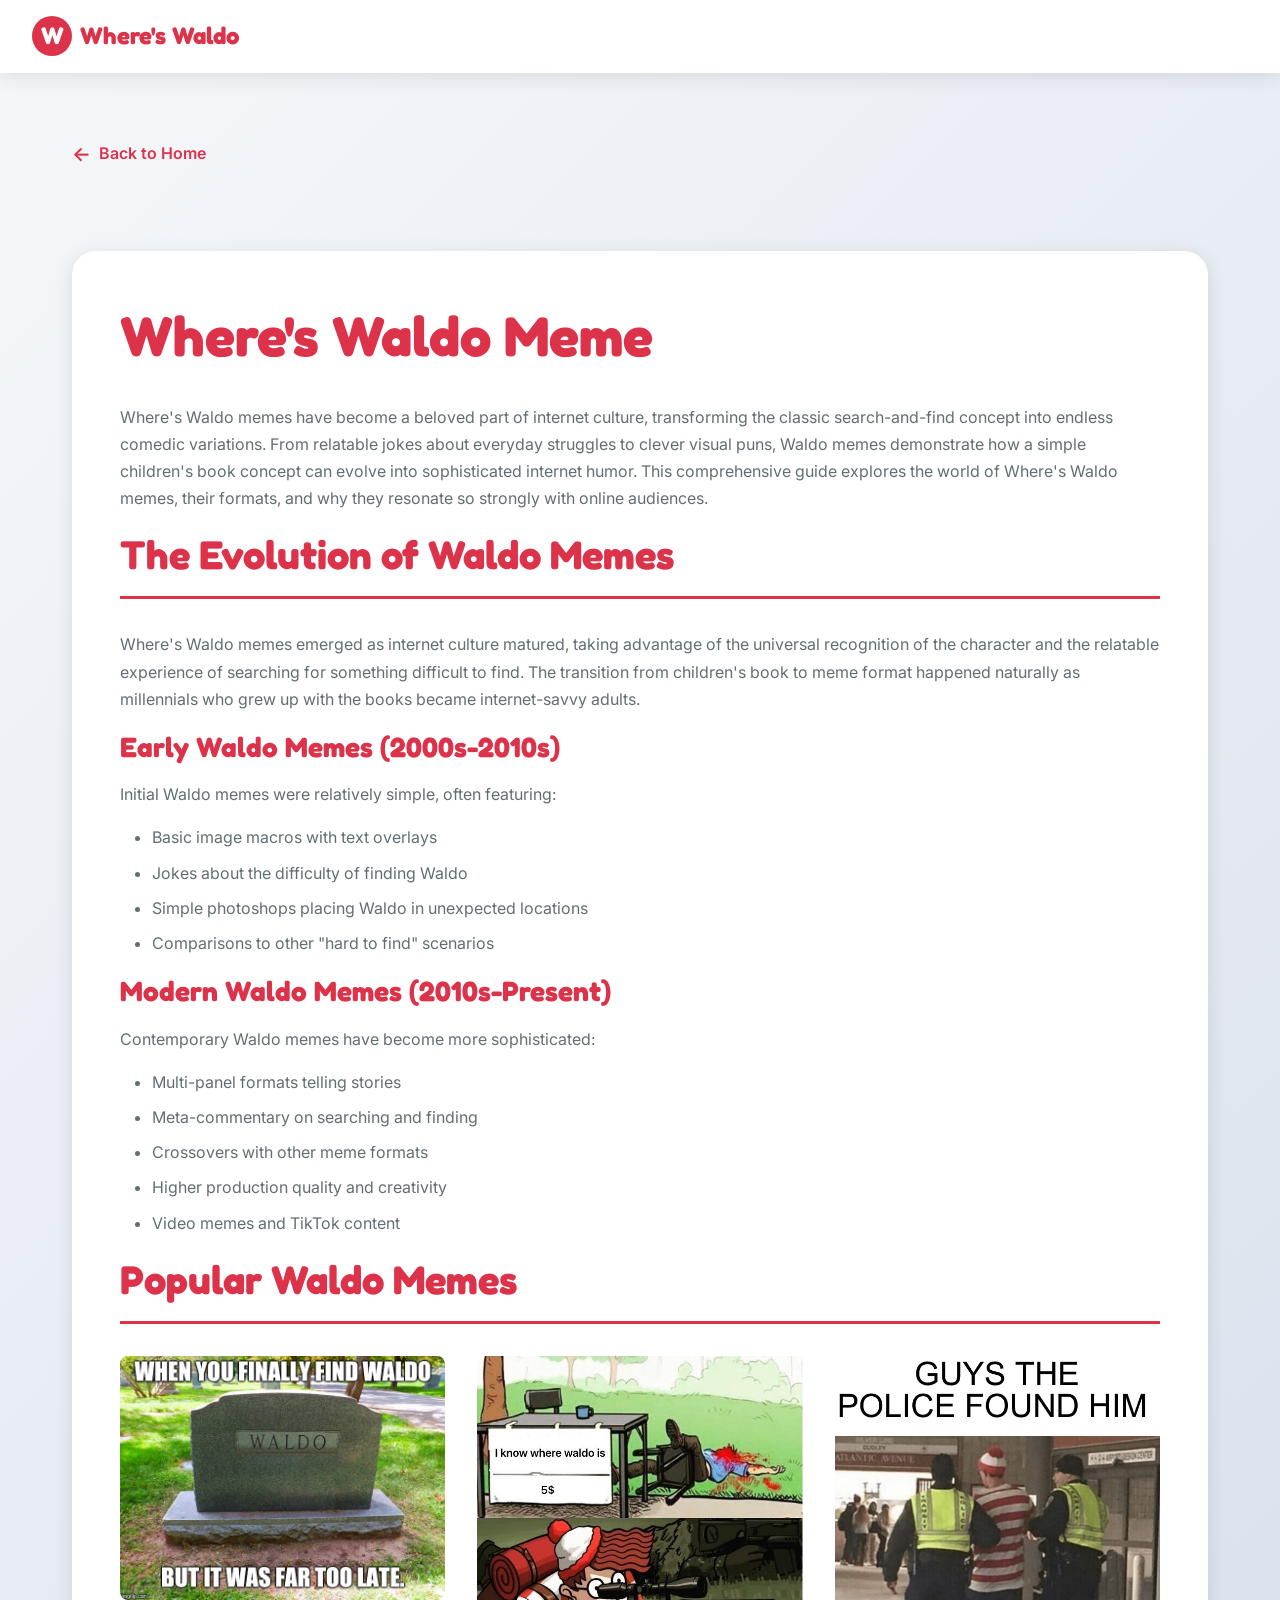
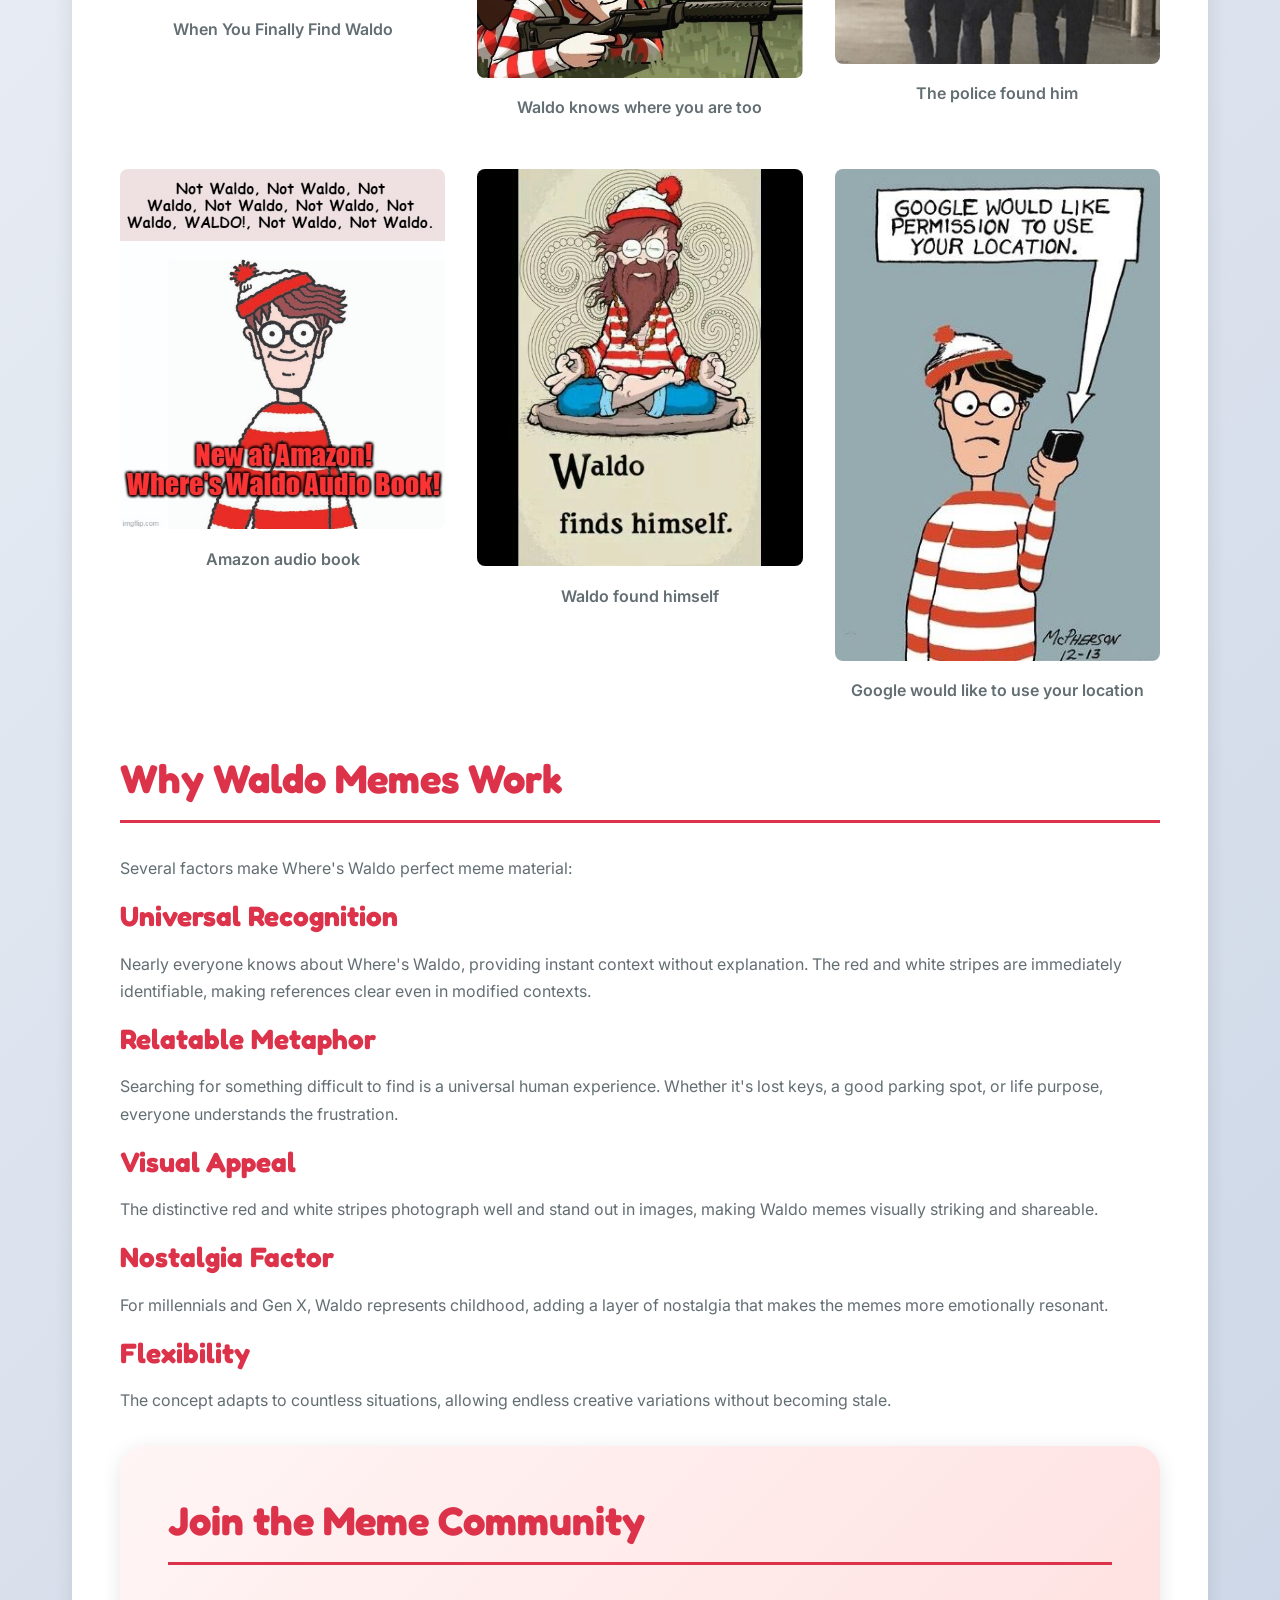
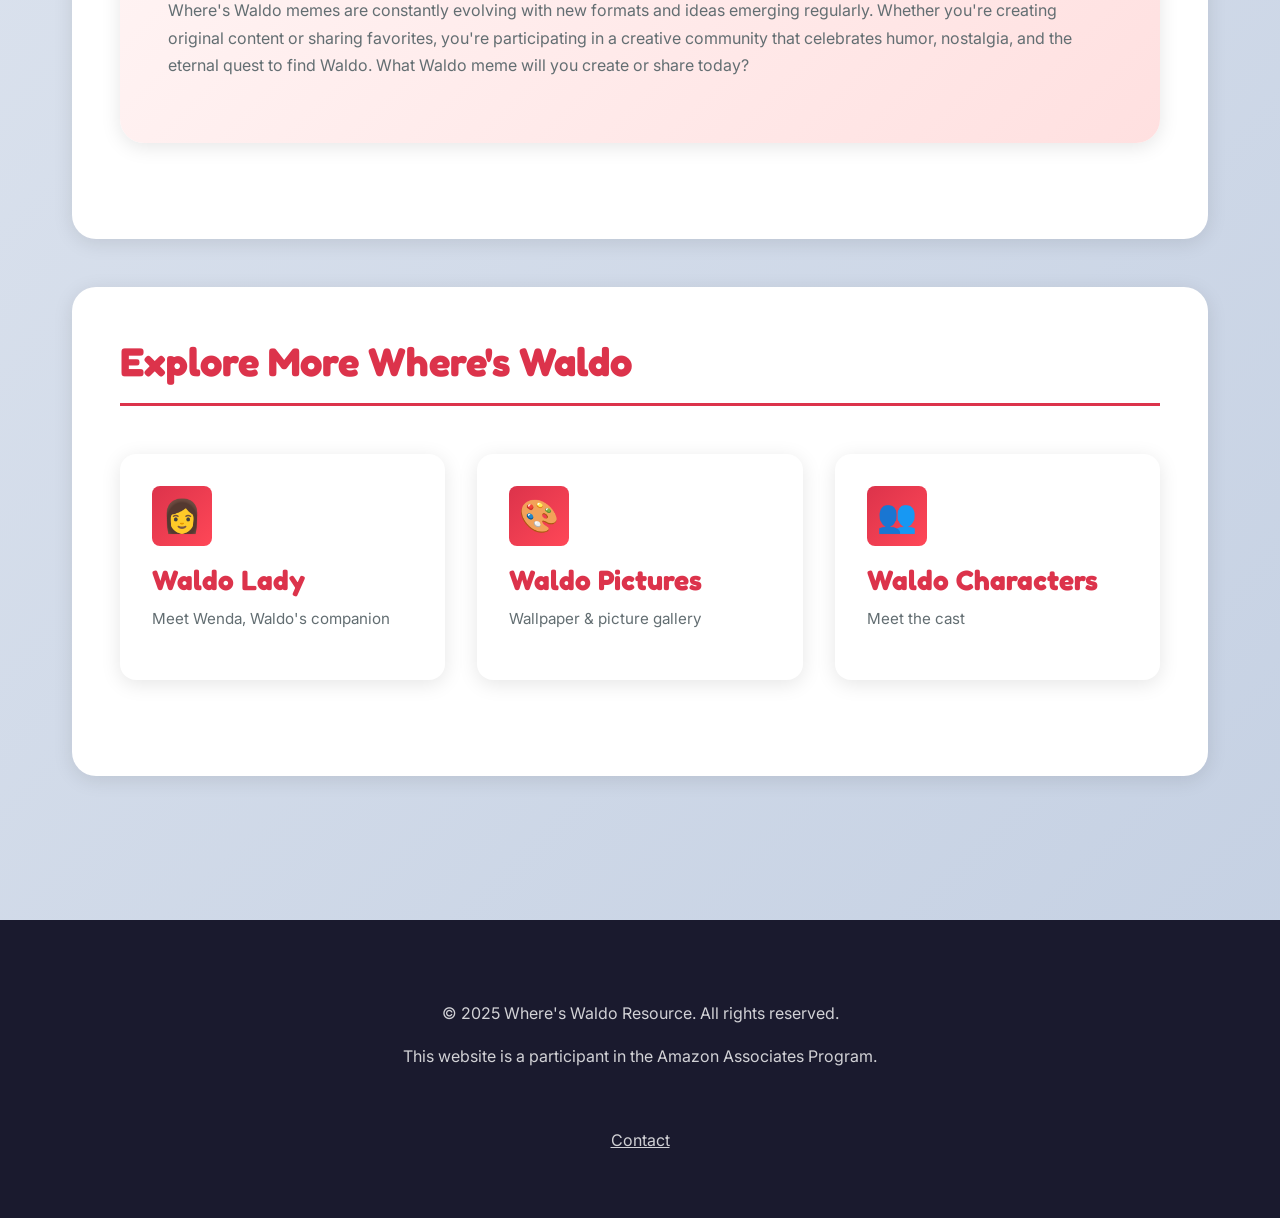
<file: meme.html>
<!DOCTYPE html>

<html lang="en">
<head>
    <link rel="icon" type="image/png" href="https://whereiswaldo.com/assets/icons/favicon.png" />

<!-- Google tag (gtag.js) -->
<script async src="https://www.googletagmanager.com/gtag/js?id=G-Z9KSZY0BPY"></script>
<script>
  window.dataLayer = window.dataLayer || [];
  function gtag(){dataLayer.push(arguments);}
  gtag('js', new Date());

  gtag('config', 'G-Z9KSZY0BPY');
</script>
<meta charset="utf-8"/>
<meta content="width=device-width, initial-scale=1.0" name="viewport"/>
<meta content="Hilarious Where's Waldo memes! Explore funny Waldo meme formats, internet humor, and the best Waldo memes that have gone viral online." name="description"/>
<meta content="where's waldo meme, waldo meme, funny waldo memes, waldo internet meme, where's waldo jokes" name="keywords"/>
<title>Where's Waldo Meme - Funniest Memes &amp; Internet Humor</title>
<link href="https://fonts.googleapis.com" rel="preconnect"/>
<link crossorigin="" href="https://fonts.gstatic.com" rel="preconnect"/>
<link href="https://fonts.googleapis.com/css2?family=Fredoka:wght@400;600;700&amp;family=Inter:wght@400;500;600&amp;display=swap" rel="stylesheet"/>
<link href="style.css" rel="stylesheet"/>

    

</head>
<body>
<header class="site-header">
<div class="header-content">
<div class="logo">
<div class="logo-icon">W</div>
<span><a href="https://where-is-waldo.com/" style="color: inherit; text-decoration: none;">Where's Waldo</a></span>
</div>
</div>
</header>
<main class="container">
<a class="back-home" href="https://where-is-waldo.com/">Back to Home</a>
<div class="content-section">
<h1>Where's Waldo Meme</h1>
<p>Where's Waldo memes have become a beloved part of internet culture, transforming the classic
                search-and-find concept into endless comedic variations. From relatable jokes about everyday struggles
                to clever visual puns, Waldo memes demonstrate how a simple children's book concept can evolve into
                sophisticated internet humor. This comprehensive guide explores the world of Where's Waldo memes, their
                formats, and why they resonate so strongly with online audiences.</p>
<h2>The Evolution of Waldo Memes</h2>
<p>Where's Waldo memes emerged as internet culture matured, taking advantage of the universal recognition of
                the character and the relatable experience of searching for something difficult to find. The transition
                from children's book to meme format happened naturally as millennials who grew up with the books became
                internet-savvy adults.</p>
<h3>Early Waldo Memes (2000s-2010s)</h3>
<p>Initial Waldo memes were relatively simple, often featuring:</p>
<ul>
<li>Basic image macros with text overlays</li>
<li>Jokes about the difficulty of finding Waldo</li>
<li>Simple photoshops placing Waldo in unexpected locations</li>
<li>Comparisons to other "hard to find" scenarios</li>
</ul>
<h3>Modern Waldo Memes (2010s-Present)</h3>
<p>Contemporary Waldo memes have become more sophisticated:</p>
<ul>
<li>Multi-panel formats telling stories</li>
<li>Meta-commentary on searching and finding</li>
<li>Crossovers with other meme formats</li>
<li>Higher production quality and creativity</li>
<li>Video memes and TikTok content</li>
</ul>
<h2>Popular Waldo Memes</h2>
<div class="image-grid" style="grid-template-columns: repeat(auto-fit, minmax(300px, 1fr)); gap: 2rem;">
<div class="meme-card">
<img alt="where's waldo meme" height="500" loading="lazy" src="images/wheres-waldo-meme-1.jpg" style="height: auto; object-fit: contain; width: 100%;" width="666"/>
<p style="text-align: center; margin-top: 0.5rem; font-weight: 600;">When You Finally Find Waldo</p>
</div>
<div class="meme-card">
<img alt="where's waldo meme" height="633" loading="lazy" src="images/wheres-waldo-meme-2.jpg" style="height: auto; object-fit: contain; width: 100%;" width="640"/>
<p style="text-align: center; margin-top: 0.5rem; font-weight: 600;">Waldo knows where you are too
                    </p>
</div>
<div class="meme-card">
<img alt="where's waldo meme" height="1212" loading="lazy" src="images/wheres-waldo-meme-3.jpg" style="height: auto; object-fit: contain; width: 100%;" width="1278"/>
<p style="text-align: center; margin-top: 0.5rem; font-weight: 600;">The police found him</p>
</div>
<div class="meme-card">
<img alt="where's waldo meme" height="554" loading="lazy" src="images/wheres-waldo-meme-4.jpg" style="height: auto; object-fit: contain; width: 100%;" width="500"/>
<p style="text-align: center; margin-top: 0.5rem; font-weight: 600;">Amazon audio book</p>
</div>
<div class="meme-card">
<img alt="where's waldo meme" height="578" loading="lazy" src="images/wheres-waldo-meme-5.jpg" style="height: auto; object-fit: contain; width: 100%;" width="473"/>
<p style="text-align: center; margin-top: 0.5rem; font-weight: 600;">Waldo found himself</p>
</div>
<div class="meme-card">
<img alt="where's waldo meme" height="526" loading="lazy" src="images/wheres-waldo-meme-6.jpg" style="height: auto; object-fit: contain; width: 100%;" width="348"/>
<p style="text-align: center; margin-top: 0.5rem; font-weight: 600;">Google would like to use your
                        location</p>
</div>
</div>
<h2>Why Waldo Memes Work</h2>
<p>Several factors make Where's Waldo perfect meme material:</p>
<h3>Universal Recognition</h3>
<p>Nearly everyone knows about Where's Waldo, providing instant context without explanation. The red and
                white stripes are immediately identifiable, making references clear even in modified contexts.</p>
<h3>Relatable Metaphor</h3>
<p>Searching for something difficult to find is a universal human experience. Whether it's lost keys, a good
                parking spot, or life purpose, everyone understands the frustration.</p>
<h3>Visual Appeal</h3>
<p>The distinctive red and white stripes photograph well and stand out in images, making Waldo memes
                visually striking and shareable.</p>
<h3>Nostalgia Factor</h3>
<p>For millennials and Gen X, Waldo represents childhood, adding a layer of nostalgia that makes the memes
                more emotionally resonant.</p>
<h3>Flexibility</h3>
<p>The concept adapts to countless situations, allowing endless creative variations without becoming stale.
            </p>
<div class="content-section" style="background: linear-gradient(135deg, #fff5f5 0%, #ffe0e0 100%); margin-top: 2rem;">
<h2>Join the Meme Community</h2>
<p>Where's Waldo memes are constantly evolving with new formats and ideas emerging regularly. Whether
                    you're creating original content or sharing favorites, you're participating in a creative community
                    that celebrates humor, nostalgia, and the eternal quest to find Waldo. What Waldo meme will you
                    create or share today?</p>
</div>
</div>
<div class="content-section">
<h2>Explore More Where's Waldo</h2>
<div class="grid">
<a class="card" href="lady.html">
<div class="card-icon">👩</div>
<h3>Waldo Lady</h3>
<p>Meet Wenda, Waldo's companion</p>
</a>
<a class="card" href="picture.html">
<div class="card-icon">🎨</div>
<h3>Waldo Pictures</h3>
<p>Wallpaper & picture gallery</p>
</a>
<a class="card" href="characters.html">
<div class="card-icon">👥</div>
<h3>Waldo Characters</h3>
<p>Meet the cast</p>
</a>
</div>
</div>
</main>
<footer class="site-footer">
<div class="container">
<p>© 2025 Where's Waldo Resource. All rights reserved.</p>
<p>This website is a participant in the Amazon Associates Program.</p>
</div>

            <p style="text-align: center; margin-top: 0.5rem;"><a href="contact.html" style="color: inherit; text-decoration: underline;">Contact</a></p>
        </footer>
</body>
</html>
</file>
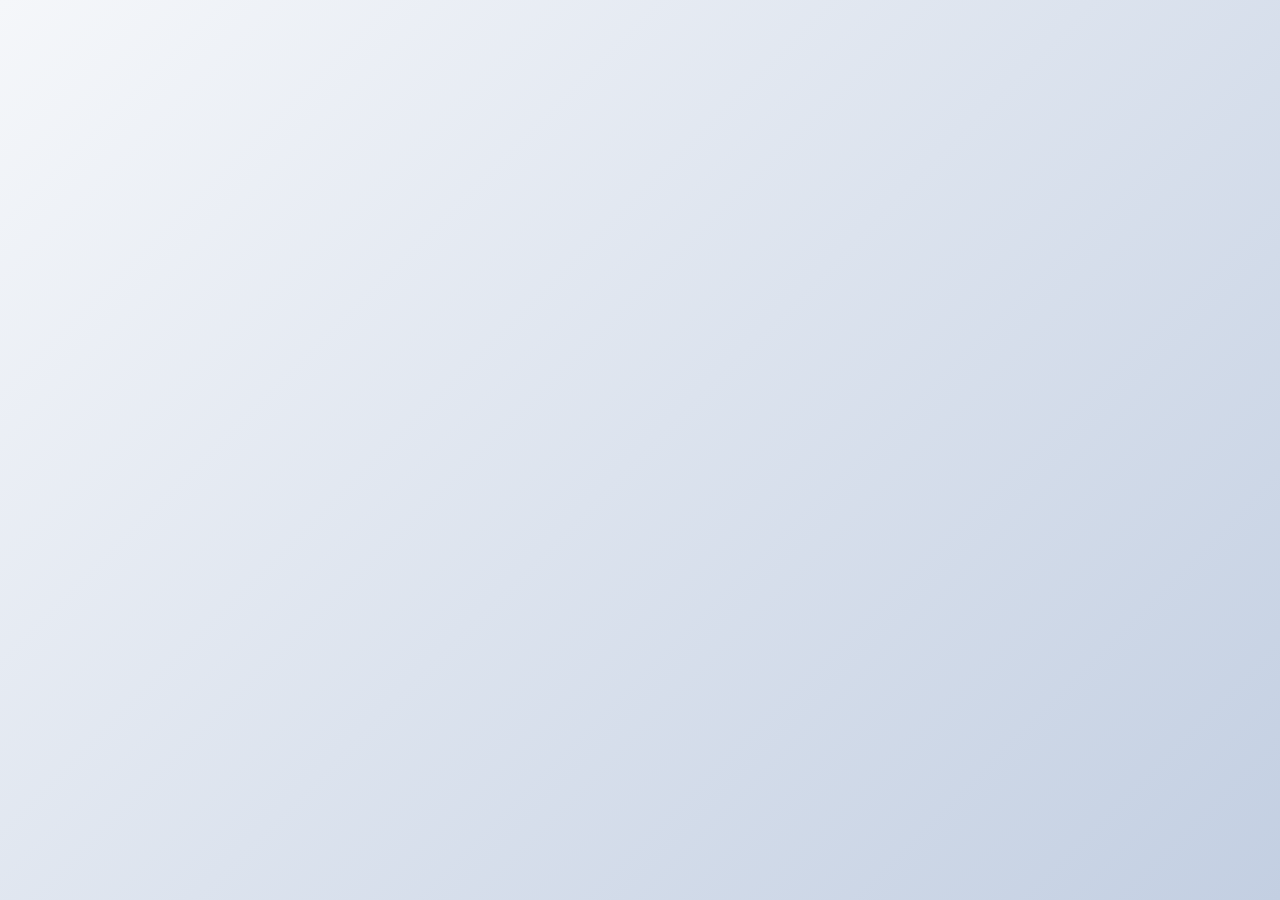
<file: picture.html>
<!DOCTYPE html>

<html lang="en">

<head>
    <link rel="icon" type="image/png" href="https://whereiswaldo.com/assets/icons/favicon.png" />

    <!-- Google tag (gtag.js) -->
    <script async src="https://www.googletagmanager.com/gtag/js?id=G-Z9KSZY0BPY"></script>
    <script>
      window.dataLayer = window.dataLayer || [];
      function gtag(){dataLayer.push(arguments);}
      gtag('js', new Date());

      gtag('config', 'G-Z9KSZY0BPY');
    </script>
    <meta charset="utf-8" />
    <meta content="width=device-width, initial-scale=1.0" name="viewport" />
    <meta
        content="Find Waldo pictures and scenes! Explore a curated collection of iconic Waldo illustrations to find Waldo pics, famous scenes, and detailed artwork from the classic book series."
        name="description" />
    <meta
        content="where's waldo picture, waldo pictures, find waldo pictures, find waldo pics, waldo scenes, waldo artwork, where's waldo photos"
        name="keywords" />
    <title>Where's Waldo Picture Gallery - Classic Scenes &amp; Wallpapers</title>
    <link href="https://fonts.googleapis.com" rel="preconnect" />
    <link crossorigin="" href="https://fonts.gstatic.com" rel="preconnect" />
    <link
        href="https://fonts.googleapis.com/css2?family=Fredoka:wght@400;600;700&amp;family=Inter:wght@400;500;600&amp;display=swap"
        rel="stylesheet" />
    <link href="https://i.imgur.com" rel="preconnect" />
    <link href="style.css" rel="stylesheet" />

    
</body>

</html>
</file>
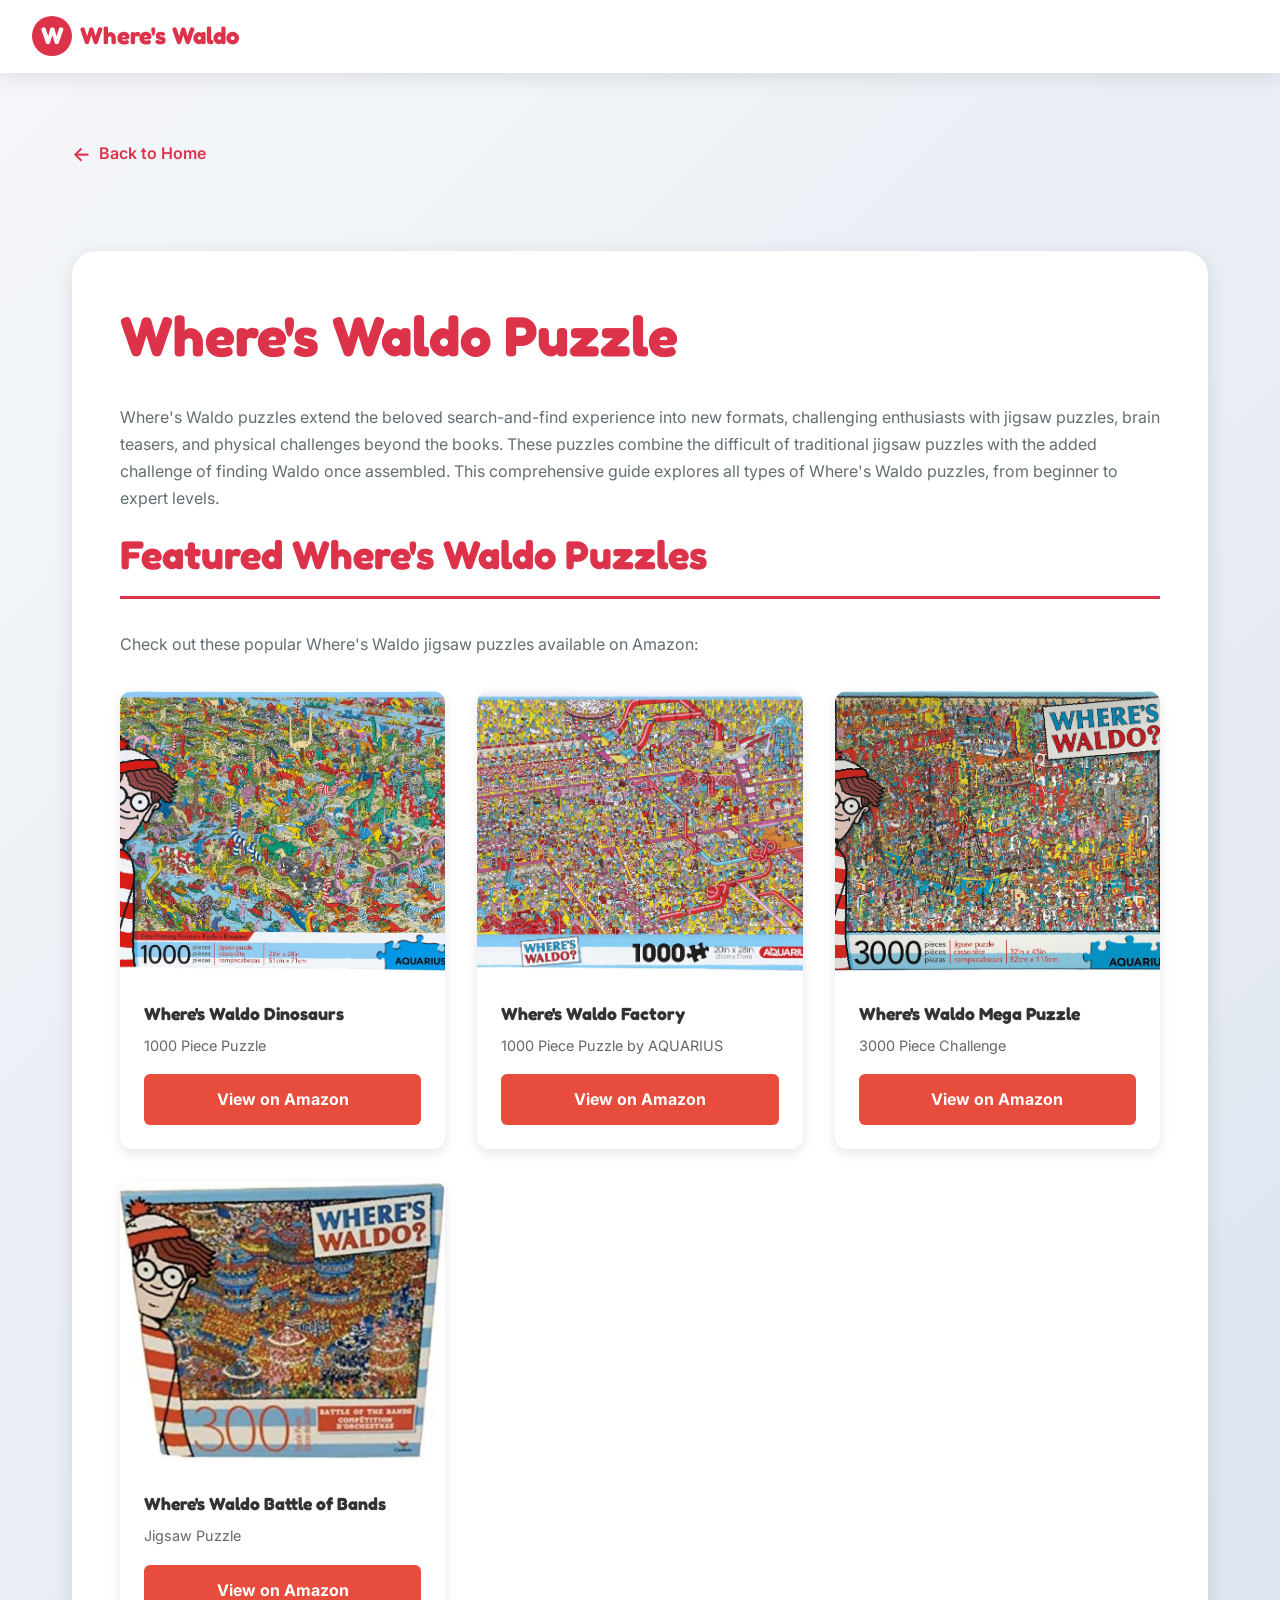
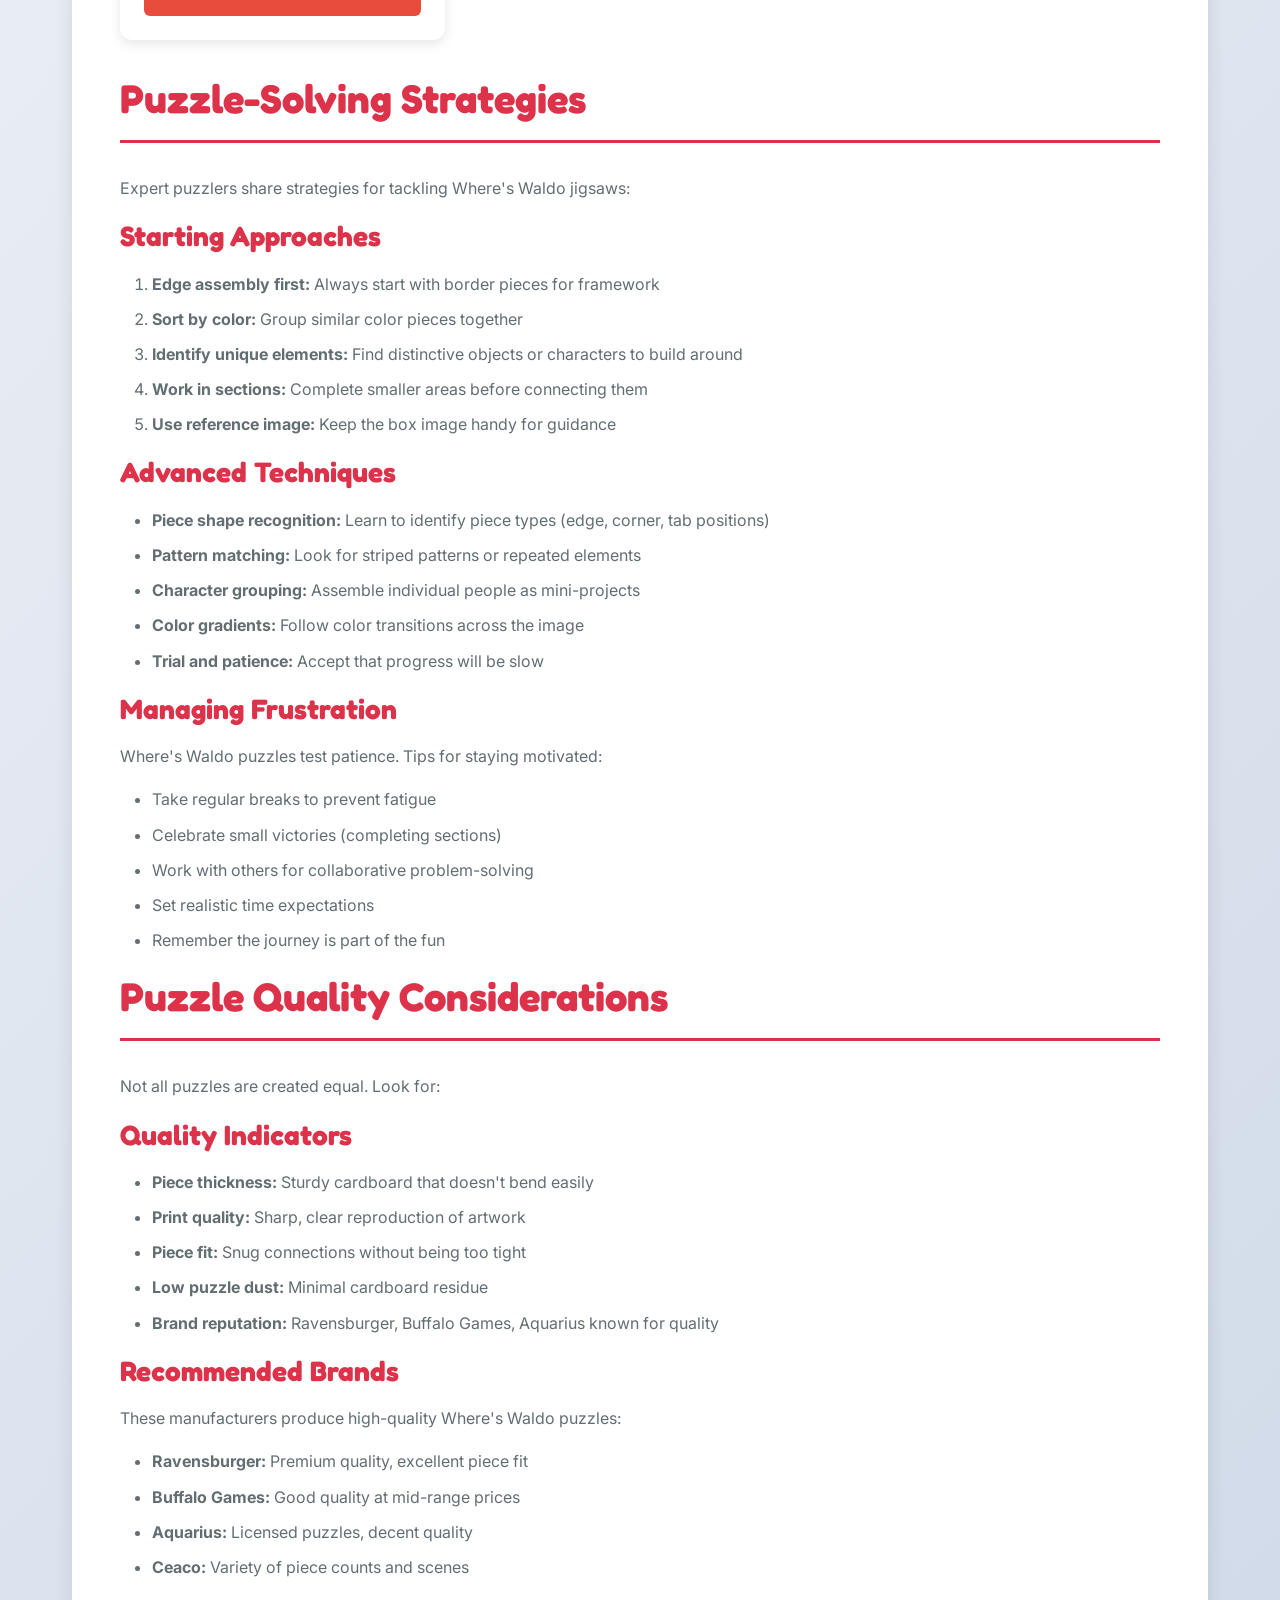
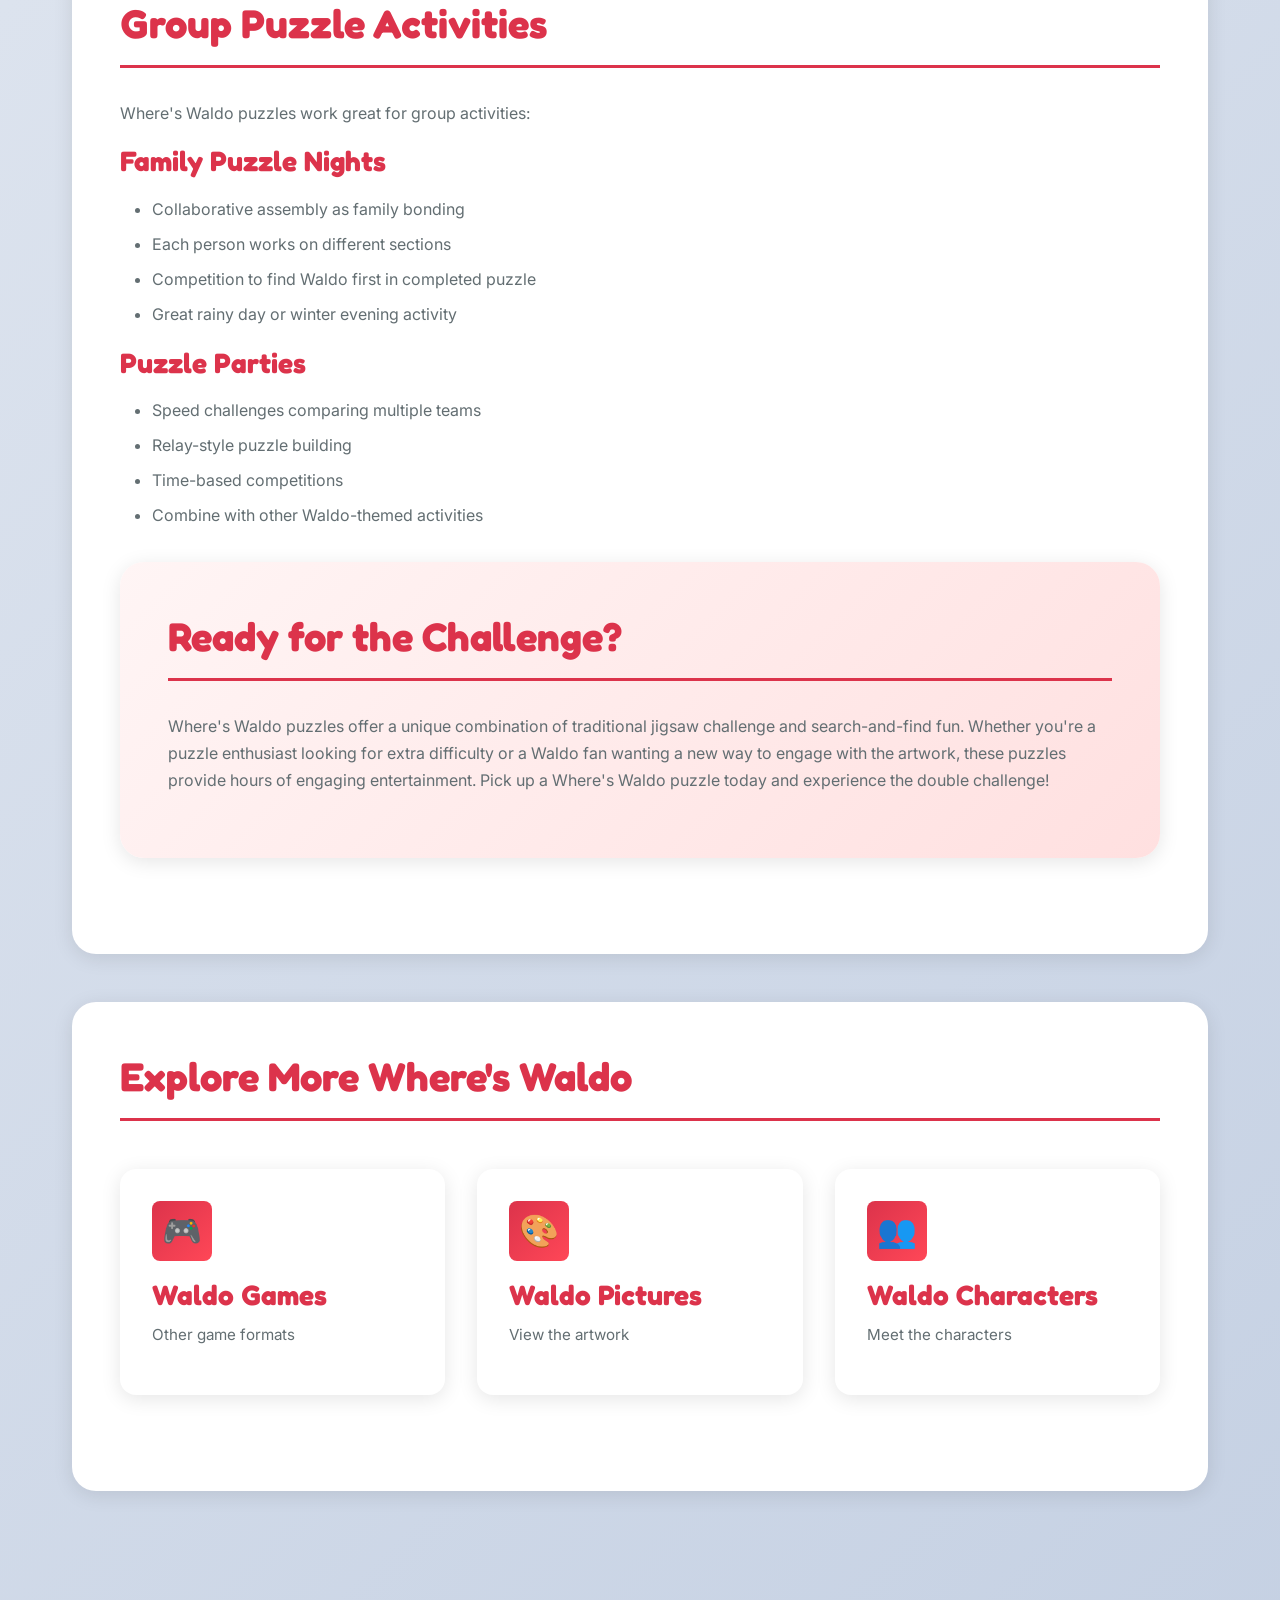
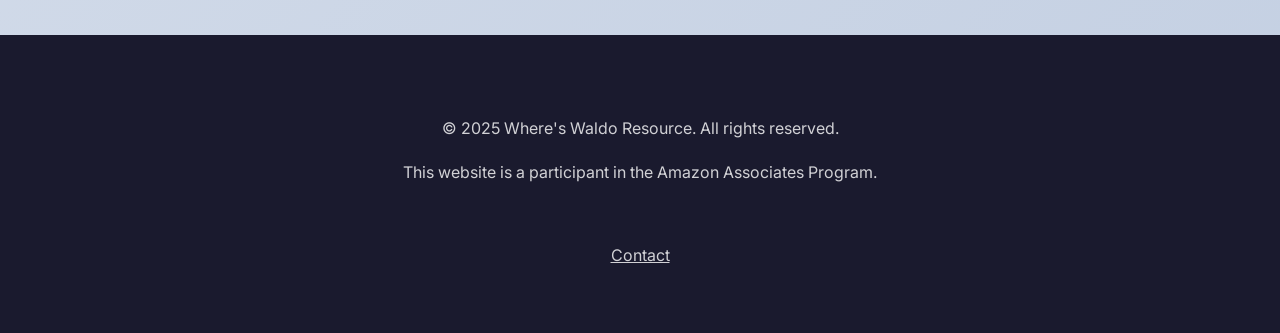
<file: puzzle.html>
<!DOCTYPE html>

<html lang="en">
<head>
    <link rel="icon" type="image/png" href="https://whereiswaldo.com/assets/icons/favicon.png" />

<!-- Google tag (gtag.js) -->
<script async src="https://www.googletagmanager.com/gtag/js?id=G-Z9KSZY0BPY"></script>
<script>
  window.dataLayer = window.dataLayer || [];
  function gtag(){dataLayer.push(arguments);}
  gtag('js', new Date());

  gtag('config', 'G-Z9KSZY0BPY');
</script>
<meta charset="utf-8"/>
<meta content="width=device-width, initial-scale=1.0" name="viewport"/>
<meta content="Where's Waldo puzzles guide! Discover jigsaw puzzles, brain teasers, puzzle difficulty levels, and where to buy official Where's Waldo puzzle products." name="description"/>
<meta content="where's waldo puzzle, waldo jigsaw puzzle, waldo puzzles, where's waldo jigsaw, puzzle games" name="keywords"/>
<title>Where's Waldo Puzzle - Jigsaw Puzzles, Brain Teasers &amp; More</title>
<link href="https://fonts.googleapis.com" rel="preconnect"/>
<link crossorigin="" href="https://fonts.gstatic.com" rel="preconnect"/>
<link href="https://fonts.googleapis.com/css2?family=Fredoka:wght@400;600;700&amp;family=Inter:wght@400;500;600&amp;display=swap" rel="stylesheet"/>
<link href="https://m.media-amazon.com?tag=goosea03-20" rel="preconnect"/>
<link href="style.css" rel="stylesheet"/>

    

</head>
<body>
<header class="site-header">
<div class="header-content">
<div class="logo">
<div class="logo-icon">W</div>
<span><a href="https://where-is-waldo.com/" style="color: inherit; text-decoration: none;">Where's Waldo</a></span>
</div>
</div>
</header>
<main class="container">
<a class="back-home" href="https://where-is-waldo.com/">Back to Home</a>
<div class="content-section">
<h1>Where's Waldo Puzzle</h1>
<p>Where's Waldo puzzles extend the beloved search-and-find experience into new formats, challenging
                enthusiasts with jigsaw puzzles, brain teasers, and physical challenges beyond the books. These puzzles
                combine the difficult of traditional jigsaw puzzles with the added challenge of finding Waldo once
                assembled. This comprehensive guide explores all types of Where's Waldo puzzles, from beginner to expert
                levels.</p>
<h2>Featured Where's Waldo Puzzles</h2>
<p>Check out these popular Where's Waldo jigsaw puzzles available on Amazon:</p>
<div class="product-grid" style="display: grid; grid-template-columns: repeat(auto-fit, minmax(280px, 1fr)); gap: 2rem; margin: 2rem 0;">
<!-- Product 1: Dinosaurs -->
<div class="product-card" style="background: white; border-radius: 12px; overflow: hidden; box-shadow: 0 4px 12px rgba(0,0,0,0.1); transition: transform 0.3s ease, box-shadow 0.3s ease;">
<a href="https://www.amazon.com/Wheres-Waldo-Dinosaurs-000pc-Puzzle/dp/B07MX1TFB5?tag=goosea03-20" rel="nofollow noopener" style="text-decoration: none; color: inherit;" target="_blank">
<img alt="where's waldo puzzle" height="280" loading="lazy" src="images/wheres-waldo-puzzle-1.jpg" style="width: 100%; height: 280px; object-fit: cover;" width="280"/>
<div style="padding: 1.5rem;">
<h3 style="margin: 0 0 0.5rem 0; font-size: 1.1rem; color: #333;">Where's Waldo Dinosaurs
                            </h3>
<p style="margin: 0 0 1rem 0; color: #666; font-size: 0.9rem;">1000 Piece Puzzle</p>
<div style="background: #e74c3c; color: white; padding: 0.75rem 1.5rem; border-radius: 6px; text-align: center; font-weight: bold;">
                                View on Amazon
                            </div>
</div>
</a>
</div>
<!-- Product 2: Factory -->
<div class="product-card" style="background: white; border-radius: 12px; overflow: hidden; box-shadow: 0 4px 12px rgba(0,0,0,0.1); transition: transform 0.3s ease, box-shadow 0.3s ease;">
<a href="https://www.amazon.com/AQUARIUS-Wheres-Factory-1000pc-Puzzle/dp/B0D3FS6LX8/?tag=goosea03-20" rel="nofollow noopener" style="text-decoration: none; color: inherit;" target="_blank">
<img alt="where's waldo puzzle" height="280" loading="lazy" src="images/wheres-waldo-puzzle-2.jpg" style="width: 100%; height: 280px; object-fit: cover;" width="280"/>
<div style="padding: 1.5rem;">
<h3 style="margin: 0 0 0.5rem 0; font-size: 1.1rem; color: #333;">Where's Waldo Factory</h3>
<p style="margin: 0 0 1rem 0; color: #666; font-size: 0.9rem;">1000 Piece Puzzle by AQUARIUS
                            </p>
<div style="background: #e74c3c; color: white; padding: 0.75rem 1.5rem; border-radius: 6px; text-align: center; font-weight: bold;">
                                View on Amazon
                            </div>
</div>
</a>
</div>
<!-- Product 3: 3000 Piece -->
<div class="product-card" style="background: white; border-radius: 12px; overflow: hidden; box-shadow: 0 4px 12px rgba(0,0,0,0.1); transition: transform 0.3s ease, box-shadow 0.3s ease;">
<a href="https://www.amazon.com/Wheres-Waldo-3-000pc-Puzzle/dp/B07MX29YBH/?tag=goosea03-20" rel="nofollow noopener" style="text-decoration: none; color: inherit;" target="_blank">
<img alt="where's waldo puzzle" height="280" loading="lazy" src="images/wheres-waldo-puzzle-3.jpg" style="width: 100%; height: 280px; object-fit: cover;" width="280"/>
<div style="padding: 1.5rem;">
<h3 style="margin: 0 0 0.5rem 0; font-size: 1.1rem; color: #333;">Where's Waldo Mega Puzzle
                            </h3>
<p style="margin: 0 0 1rem 0; color: #666; font-size: 0.9rem;">3000 Piece Challenge</p>
<div style="background: #e74c3c; color: white; padding: 0.75rem 1.5rem; border-radius: 6px; text-align: center; font-weight: bold;">
                                View on Amazon
                            </div>
</div>
</a>
</div>
<!-- Product 4: Battle of Bands -->
<div class="product-card" style="background: white; border-radius: 12px; overflow: hidden; box-shadow: 0 4px 12px rgba(0,0,0,0.1); transition: transform 0.3s ease, box-shadow 0.3s ease;">
<a href="https://www.amazon.com/Wheres-Waldo-Puzzle-Battle-Bands/dp/B087B7H8VZ/?tag=goosea03-20" rel="nofollow noopener" style="text-decoration: none; color: inherit;" target="_blank">
<img alt="where's waldo puzzle" height="280" loading="lazy" src="images/wheres-waldo-puzzle-4.jpg" style="width: 100%; height: 280px; object-fit: cover;" width="280"/>
<div style="padding: 1.5rem;">
<h3 style="margin: 0 0 0.5rem 0; font-size: 1.1rem; color: #333;">Where's Waldo Battle of
                                Bands</h3>
<p style="margin: 0 0 1rem 0; color: #666; font-size: 0.9rem;">Jigsaw Puzzle</p>
<div style="background: #e74c3c; color: white; padding: 0.75rem 1.5rem; border-radius: 6px; text-align: center; font-weight: bold;">
                                View on Amazon
                            </div>
</div>
</a>
</div>
</div>
<h2>Puzzle-Solving Strategies</h2>
<p>Expert puzzlers share strategies for tackling Where's Waldo jigsaws:</p>
<h3>Starting Approaches</h3>
<ol>
<li><strong>Edge assembly first:</strong> Always start with border pieces for framework</li>
<li><strong>Sort by color:</strong> Group similar color pieces together</li>
<li><strong>Identify unique elements:</strong> Find distinctive objects or characters to build around
                </li>
<li><strong>Work in sections:</strong> Complete smaller areas before connecting them</li>
<li><strong>Use reference image:</strong> Keep the box image handy for guidance</li>
</ol>
<h3>Advanced Techniques</h3>
<ul>
<li><strong>Piece shape recognition:</strong> Learn to identify piece types (edge, corner, tab
                    positions)</li>
<li><strong>Pattern matching:</strong> Look for striped patterns or repeated elements</li>
<li><strong>Character grouping:</strong> Assemble individual people as mini-projects</li>
<li><strong>Color gradients:</strong> Follow color transitions across the image</li>
<li><strong>Trial and patience:</strong> Accept that progress will be slow</li>
</ul>
<h3>Managing Frustration</h3>
<p>Where's Waldo puzzles test patience. Tips for staying motivated:</p>
<ul>
<li>Take regular breaks to prevent fatigue</li>
<li>Celebrate small victories (completing sections)</li>
<li>Work with others for collaborative problem-solving</li>
<li>Set realistic time expectations</li>
<li>Remember the journey is part of the fun</li>
</ul>
<style>
                .product-card:hover {
                    transform: translateY(-5px);
                    box-shadow: 0 8px 20px rgba(0, 0, 0, 0.15) !important;
                }

                @media (max-width: 768px) {
                    .product-grid {
                        grid-template-columns: 1fr !important;
                    }
                }
            </style>
<h2>Puzzle Quality Considerations</h2>
<p>Not all puzzles are created equal. Look for:</p>
<h3>Quality Indicators</h3>
<ul>
<li><strong>Piece thickness:</strong> Sturdy cardboard that doesn't bend easily</li>
<li><strong>Print quality:</strong> Sharp, clear reproduction of artwork</li>
<li><strong>Piece fit:</strong> Snug connections without being too tight</li>
<li><strong>Low puzzle dust:</strong> Minimal cardboard residue</li>
<li><strong>Brand reputation:</strong> Ravensburger, Buffalo Games, Aquarius known for quality</li>
</ul>
<h3>Recommended Brands</h3>
<p>These manufacturers produce high-quality Where's Waldo puzzles:</p>
<ul>
<li><strong>Ravensburger:</strong> Premium quality, excellent piece fit</li>
<li><strong>Buffalo Games:</strong> Good quality at mid-range prices</li>
<li><strong>Aquarius:</strong> Licensed puzzles, decent quality</li>
<li><strong>Ceaco:</strong> Variety of piece counts and scenes</li>
</ul>
<h2>Group Puzzle Activities</h2>
<p>Where's Waldo puzzles work great for group activities:</p>
<h3>Family Puzzle Nights</h3>
<ul>
<li>Collaborative assembly as family bonding</li>
<li>Each person works on different sections</li>
<li>Competition to find Waldo first in completed puzzle</li>
<li>Great rainy day or winter evening activity</li>
</ul>
<h3>Puzzle Parties</h3>
<ul>
<li>Speed challenges comparing multiple teams</li>
<li>Relay-style puzzle building</li>
<li>Time-based competitions</li>
<li>Combine with other Waldo-themed activities</li>
</ul>
<div class="content-section" style="background: linear-gradient(135deg, #fff5f5 0%, #ffe0e0 100%); margin-top: 2rem;">
<h2>Ready for the Challenge?</h2>
<p>Where's Waldo puzzles offer a unique combination of traditional jigsaw challenge and search-and-find
                    fun. Whether you're a puzzle enthusiast looking for extra difficulty or a Waldo fan wanting a new
                    way to engage with the artwork, these puzzles provide hours of engaging entertainment. Pick up a
                    Where's Waldo puzzle today and experience the double challenge!</p>
</div>
</div>
<div class="content-section">
<h2>Explore More Where's Waldo</h2>
<div class="grid">
<a class="card" href="game.html">
<div class="card-icon">🎮</div>
<h3>Waldo Games</h3>
<p>Other game formats</p>
</a>
<a class="card" href="picture.html">
<div class="card-icon">🎨</div>
<h3>Waldo Pictures</h3>
<p>View the artwork</p>
</a>
<a class="card" href="characters.html">
<div class="card-icon">👥</div>
<h3>Waldo Characters</h3>
<p>Meet the characters</p>
</a>
</div>
</div>
</main>
<footer class="site-footer">
<div class="container">
<p>© 2025 Where's Waldo Resource. All rights reserved.</p>
<p>This website is a participant in the Amazon Associates Program.</p>
</div>

            <p style="text-align: center; margin-top: 0.5rem;"><a href="contact.html" style="color: inherit; text-decoration: underline;">Contact</a></p>
        </footer>
</body>
</html>
</file>
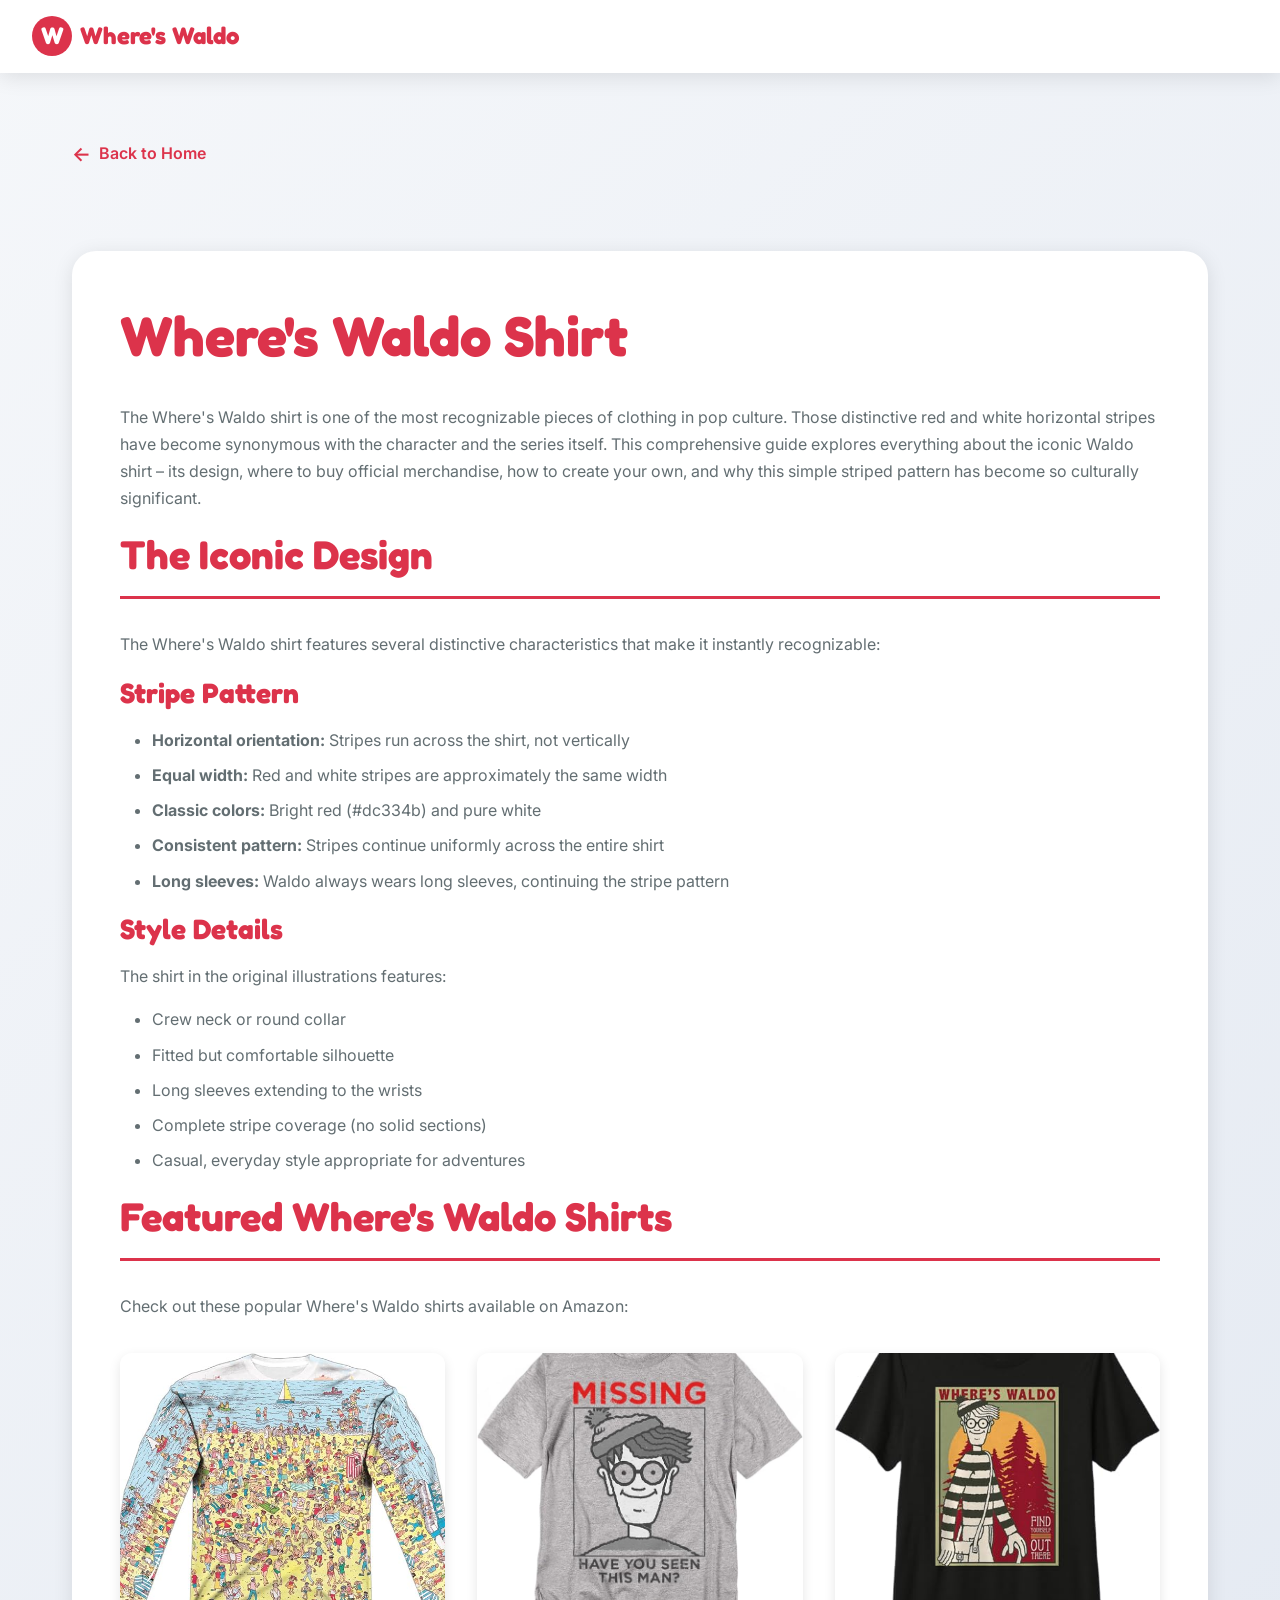
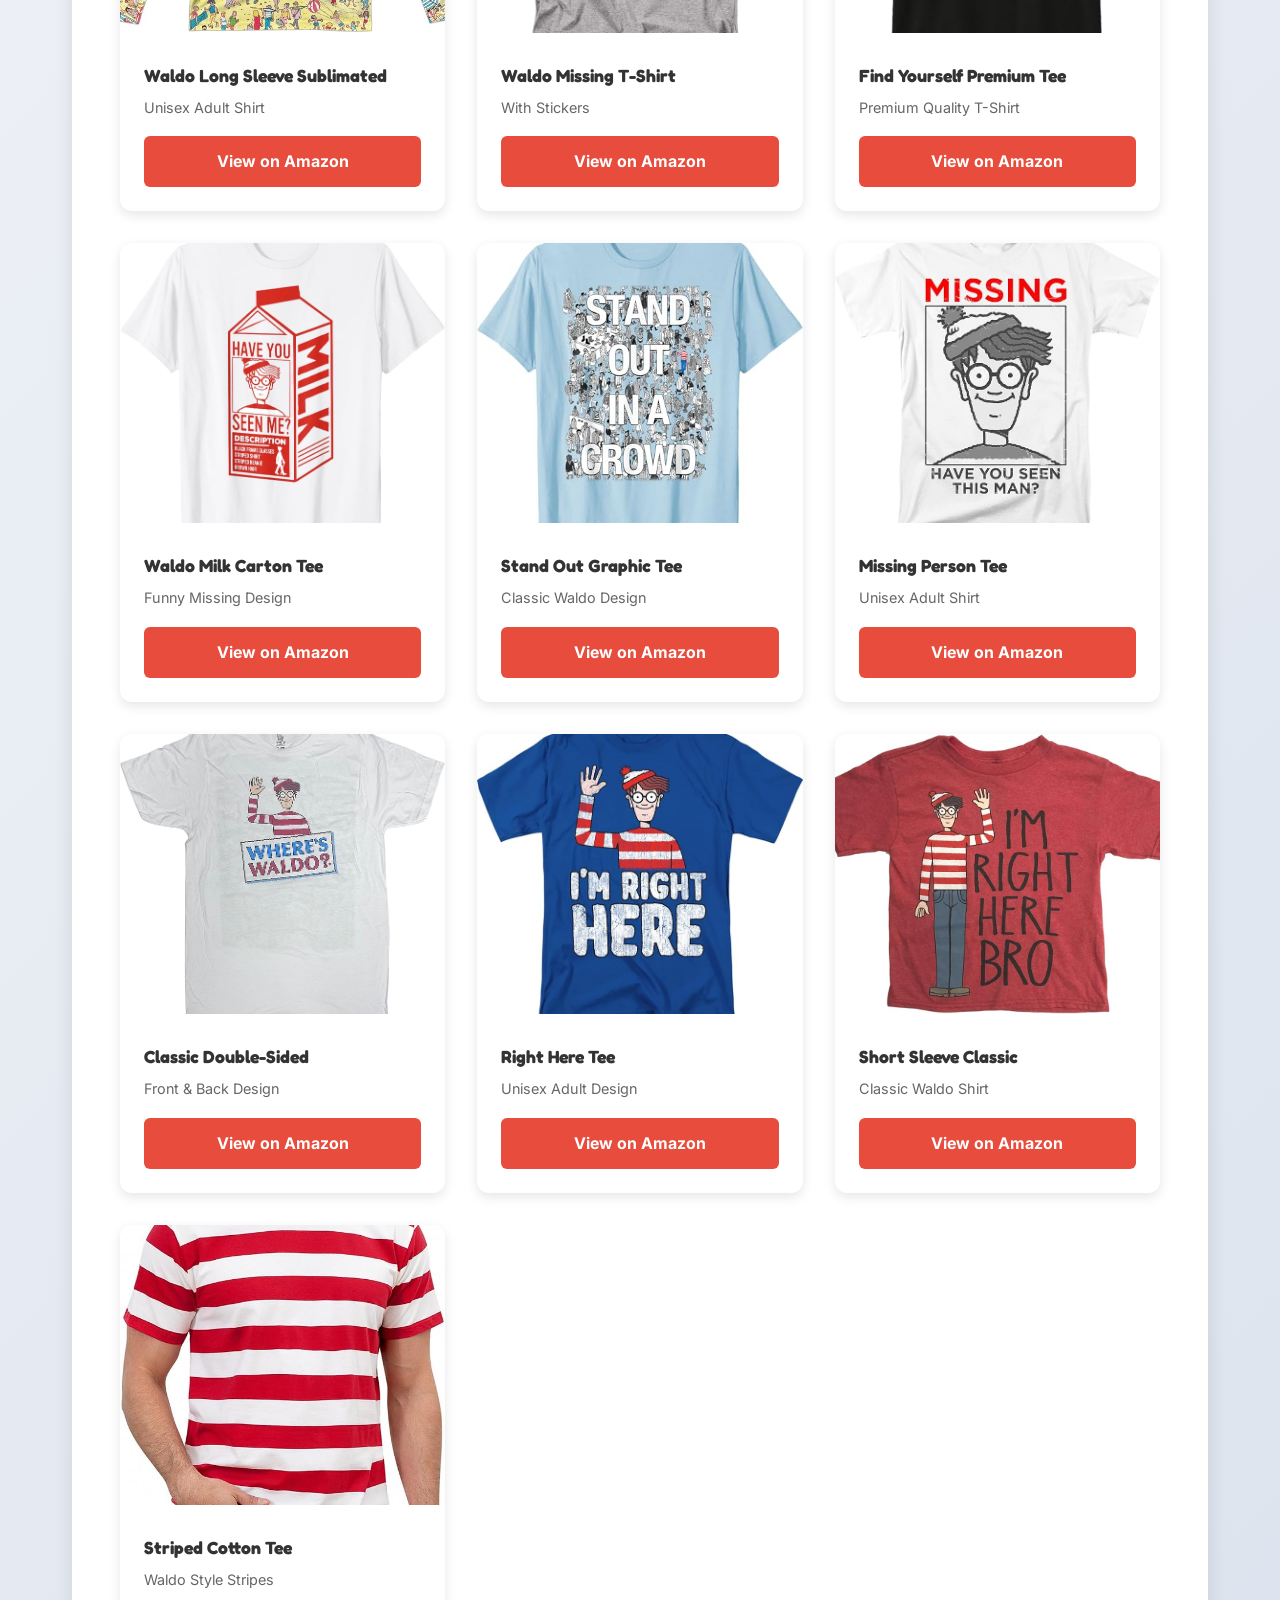
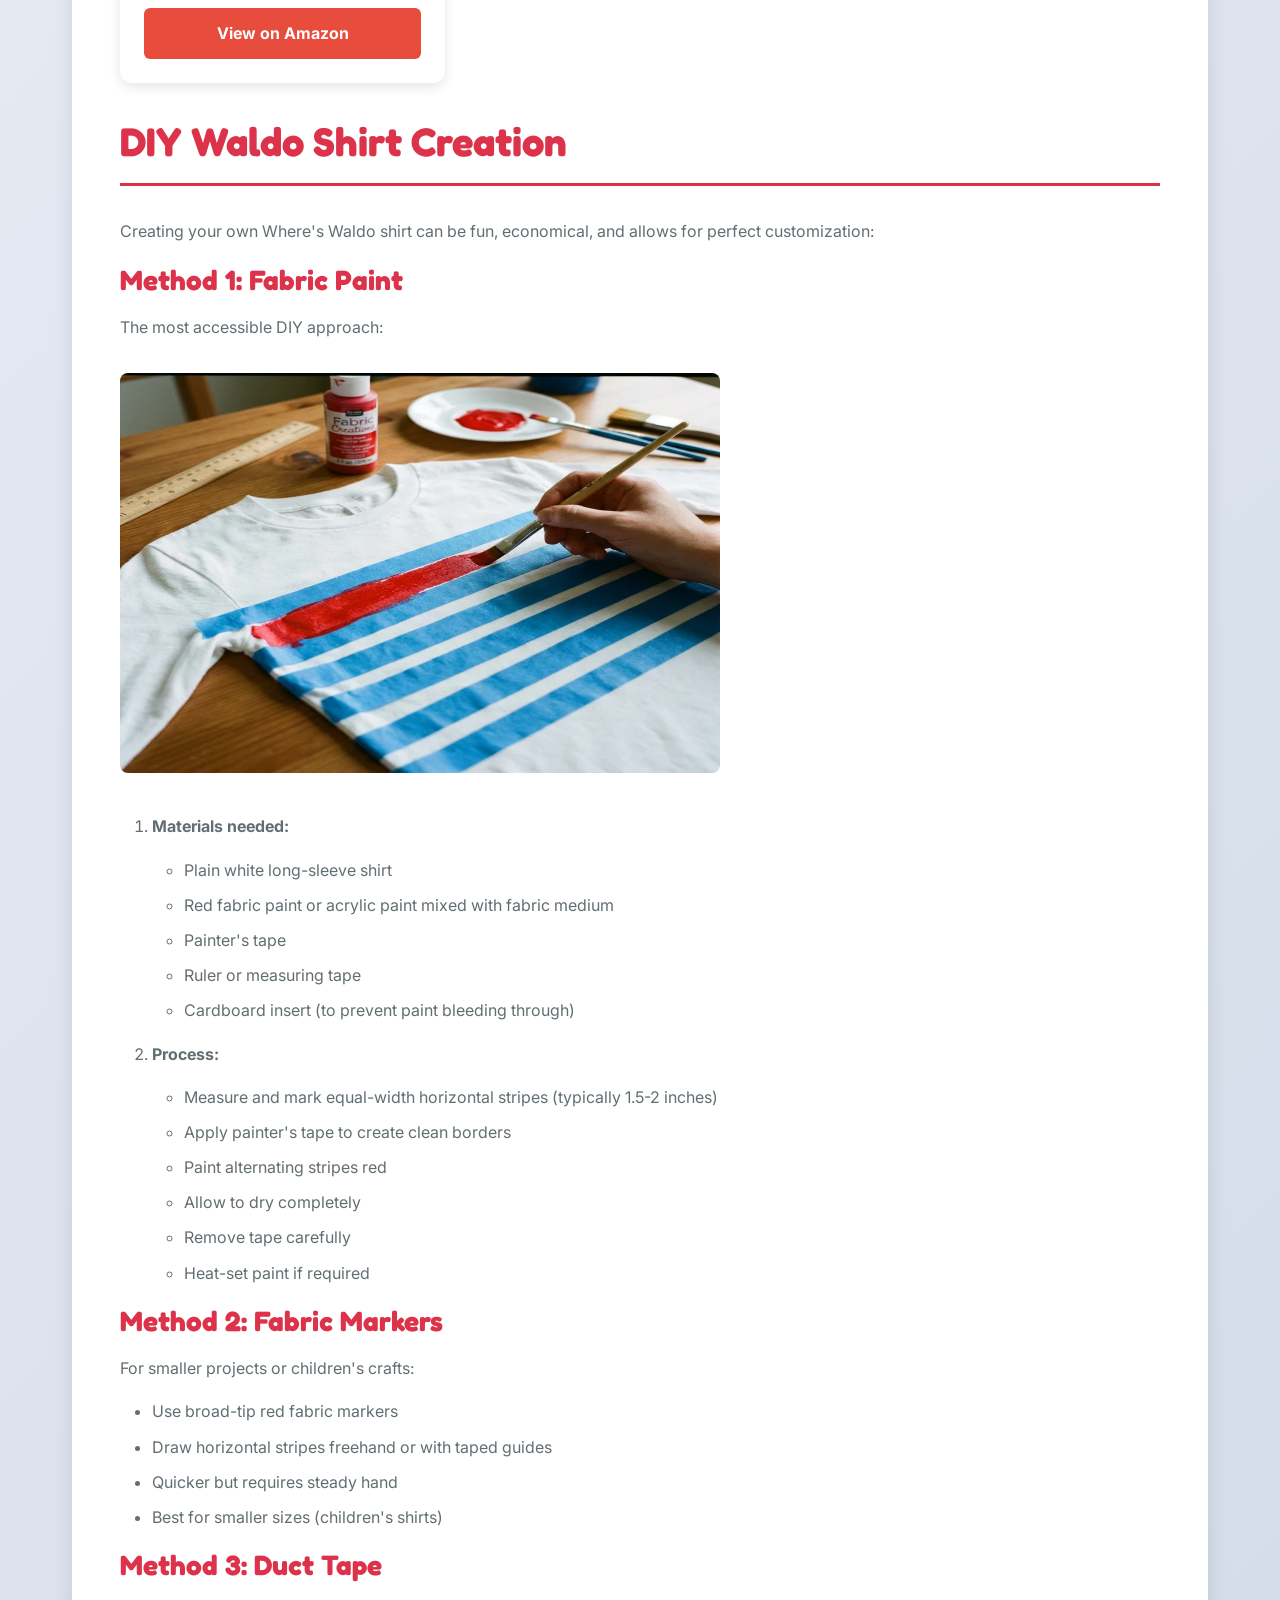
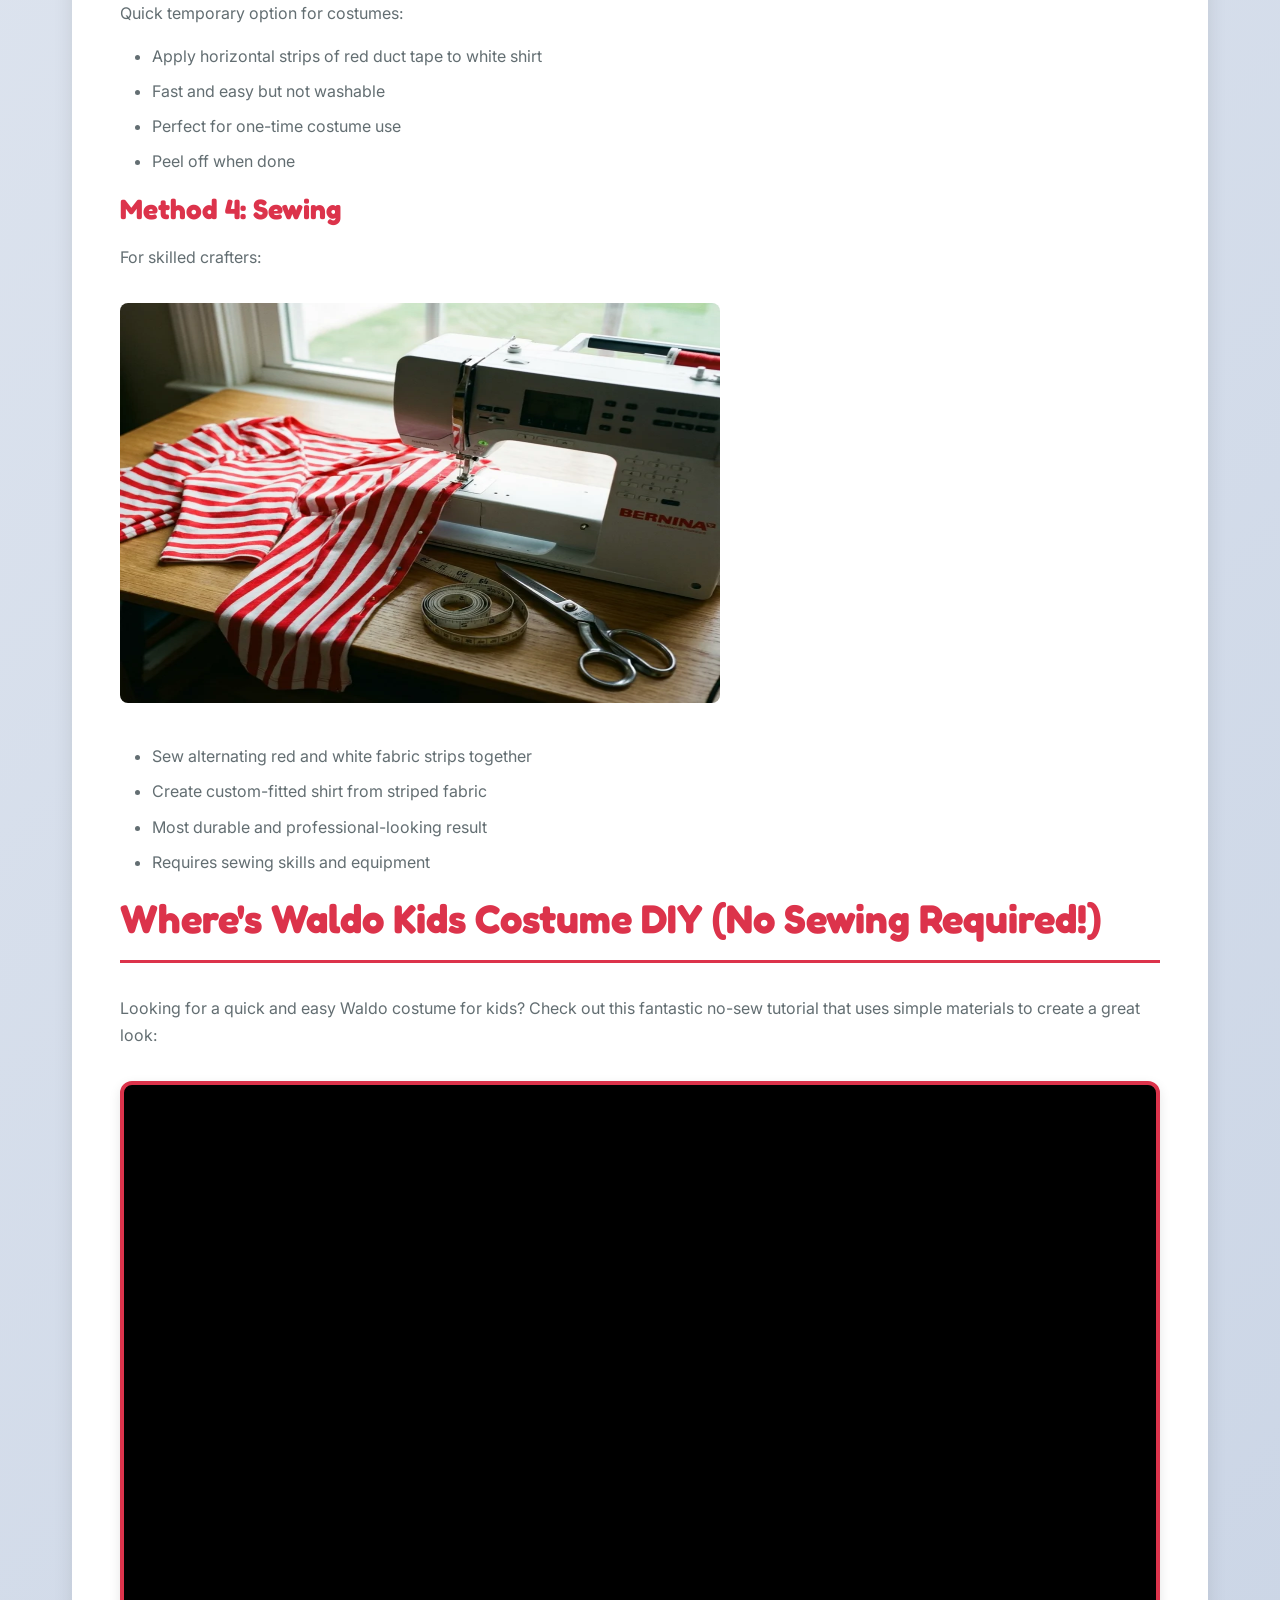
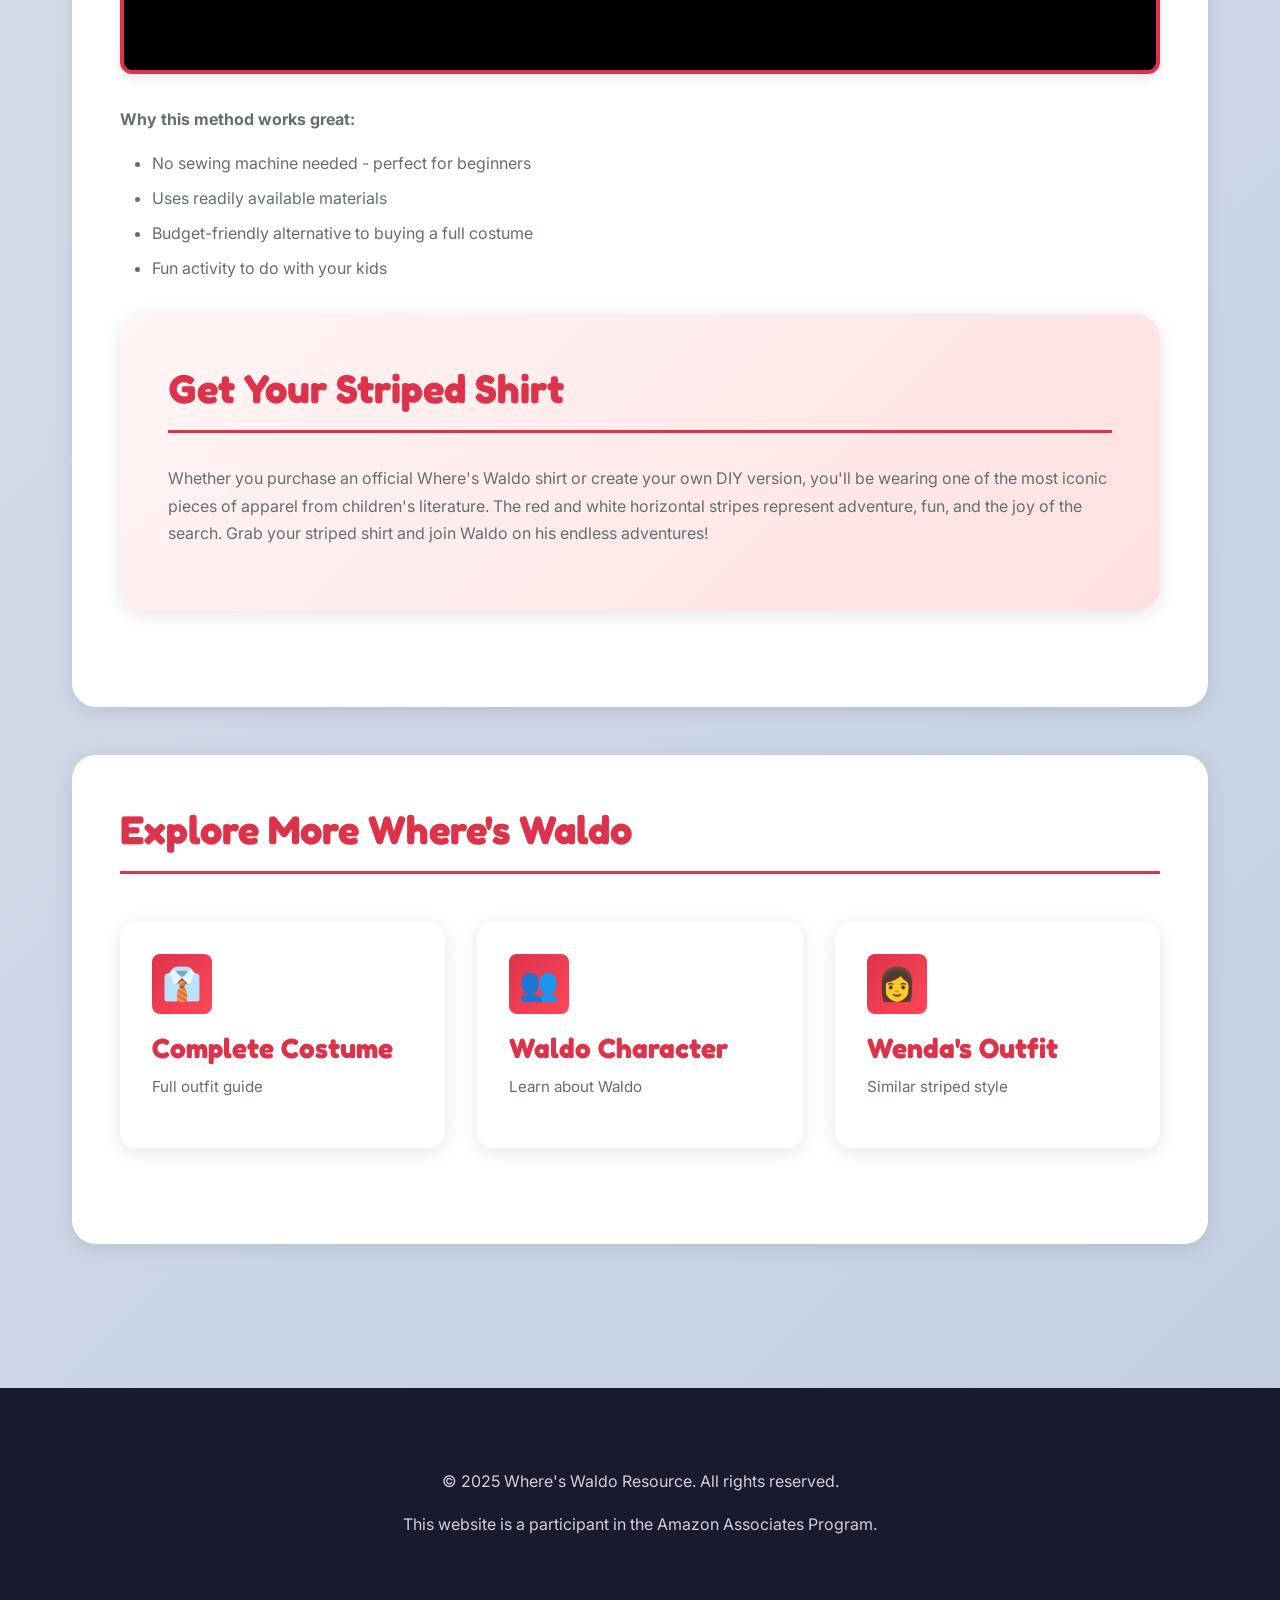
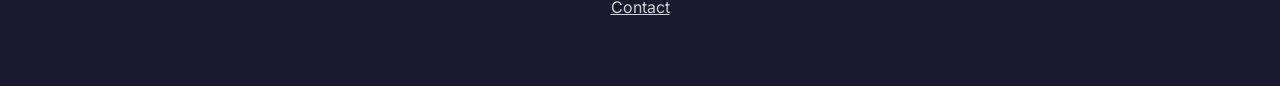
<file: shirt.html>
<!DOCTYPE html>

<html lang="en">
<head>
    <link rel="icon" type="image/png" href="https://whereiswaldo.com/assets/icons/favicon.png" />
    <!-- Google tag (gtag.js) -->
    <script async src="https://www.googletagmanager.com/gtag/js?id=G-Z9KSZY0BPY"></script>
    <script>
      window.dataLayer = window.dataLayer || [];
      function gtag(){dataLayer.push(arguments);}
      gtag('js', new Date());

      gtag('config', 'G-Z9KSZY0BPY');
    </script>

<meta charset="utf-8"/>
<meta content="width=device-width, initial-scale=1.0" name="viewport"/>
<meta content="Where's Waldo shirt guide! Everything about the iconic red and white striped shirt, where to buy official merchandise, and DIY shirt creation tips." name="description"/>
<meta content="where's waldo shirt, waldo striped shirt, red and white shirt, waldo merchandise, waldo t-shirt" name="keywords"/>
<title>Where's Waldo Shirt - Iconic Striped Shirt Guide &amp; Merchandise</title>
<link href="https://fonts.googleapis.com" rel="preconnect"/>
<link crossorigin="" href="https://fonts.gstatic.com" rel="preconnect"/>
<link href="https://fonts.googleapis.com/css2?family=Fredoka:wght@400;600;700&amp;family=Inter:wght@400;500;600&amp;display=swap" rel="stylesheet"/>
<link href="https://m.media-amazon.com?tag=goosea03-20" rel="preconnect"/>
<link href="style.css" rel="stylesheet"/>

    

</head>
<body>
<header class="site-header">
<div class="header-content">
<div class="logo">
<div class="logo-icon">W</div>
<span><a href="https://where-is-waldo.com/" style="color: inherit; text-decoration: none;">Where's Waldo</a></span>
</div>
</div>
</header>
<main class="container">
<a class="back-home" href="https://where-is-waldo.com/">Back to Home</a>
<div class="content-section">
<h1>Where's Waldo Shirt</h1>
<p>The Where's Waldo shirt is one of the most recognizable pieces of clothing in pop culture. Those
                distinctive red and white horizontal stripes have become synonymous with the character and the series
                itself. This comprehensive guide explores everything about the iconic Waldo shirt – its design, where to
                buy official merchandise, how to create your own, and why this simple striped pattern has become so
                culturally significant.</p>
<h2>The Iconic Design</h2>
<p>The Where's Waldo shirt features several distinctive characteristics that make it instantly recognizable:
            </p>
<h3>Stripe Pattern</h3>
<ul>
<li><strong>Horizontal orientation:</strong> Stripes run across the shirt, not vertically</li>
<li><strong>Equal width:</strong> Red and white stripes are approximately the same width</li>
<li><strong>Classic colors:</strong> Bright red (#dc334b) and pure white</li>
<li><strong>Consistent pattern:</strong> Stripes continue uniformly across the entire shirt</li>
<li><strong>Long sleeves:</strong> Waldo always wears long sleeves, continuing the stripe pattern</li>
</ul>
<h3>Style Details</h3>
<p>The shirt in the original illustrations features:</p>
<ul>
<li>Crew neck or round collar</li>
<li>Fitted but comfortable silhouette</li>
<li>Long sleeves extending to the wrists</li>
<li>Complete stripe coverage (no solid sections)</li>
<li>Casual, everyday style appropriate for adventures</li>
</ul>
<h2>Featured Where's Waldo Shirts</h2>
<p>Check out these popular Where's Waldo shirts available on Amazon:</p>
<div class="product-grid" style="display: grid; grid-template-columns: repeat(auto-fit, minmax(280px, 1fr)); gap: 2rem; margin: 2rem 0;">
<!-- Product 1: Long Sleeve Sublimated -->
<div class="product-card" style="background: white; border-radius: 12px; overflow: hidden; box-shadow: 0 4px 12px rgba(0,0,0,0.1); transition: transform 0.3s ease, box-shadow 0.3s ease;">
<a href="https://www.amazon.com/Trevco-Waldo-Unisex-Long-Sleeve-Sublimated/dp/B077G7FQ8Z?th=1&amp;tag=goosea03-20" rel="nofollow noopener" style="text-decoration: none; color: inherit;" target="_blank">
<img alt="where's waldo shirt" height="280" loading="lazy" src="images/wheres-waldo-shirt-1.jpg" style="width: 100%; height: 280px; object-fit: cover;" width="280"/>
<div style="padding: 1.5rem;">
<h3 style="margin: 0 0 0.5rem 0; font-size: 1.1rem; color: #333;">Waldo Long Sleeve
                                Sublimated</h3>
<p style="margin: 0 0 1rem 0; color: #666; font-size: 0.9rem;">Unisex Adult Shirt</p>
<div style="background: #e74c3c; color: white; padding: 0.75rem 1.5rem; border-radius: 6px; text-align: center; font-weight: bold;">
                                View on Amazon
                            </div>
</div>
</a>
</div>
<!-- Product 2: Missing T-Shirt -->
<div class="product-card" style="background: white; border-radius: 12px; overflow: hidden; box-shadow: 0 4px 12px rgba(0,0,0,0.1); transition: transform 0.3s ease, box-shadow 0.3s ease;">
<a href="https://www.amazon.com/Popfunk-Wheres-Waldo-Missing-Stickers/dp/B08SJC9NZG?th=1&amp;tag=goosea03-20" rel="nofollow noopener" style="text-decoration: none; color: inherit;" target="_blank">
<img alt="where's waldo shirt" height="280" loading="lazy" src="images/wheres-waldo-shirt-2.jpg" style="width: 100%; height: 280px; object-fit: cover;" width="280"/>
<div style="padding: 1.5rem;">
<h3 style="margin: 0 0 0.5rem 0; font-size: 1.1rem; color: #333;">Waldo Missing T-Shirt</h3>
<p style="margin: 0 0 1rem 0; color: #666; font-size: 0.9rem;">With Stickers</p>
<div style="background: #e74c3c; color: white; padding: 0.75rem 1.5rem; border-radius: 6px; text-align: center; font-weight: bold;">
                                View on Amazon
                            </div>
</div>
</a>
</div>
<!-- Product 3: Find Yourself -->
<div class="product-card" style="background: white; border-radius: 12px; overflow: hidden; box-shadow: 0 4px 12px rgba(0,0,0,0.1); transition: transform 0.3s ease, box-shadow 0.3s ease;">
<a href="https://www.amazon.com/Wheres-Waldo-Yourself-Premium-T-Shirt/dp/B07PMTR124?customId=B07536XX75&amp;customizationToken=MC_Assembly_1%23B07536XX75&amp;th=1&amp;tag=goosea03-20" rel="nofollow noopener" style="text-decoration: none; color: inherit;" target="_blank">
<img alt="where's waldo shirt" height="280" loading="lazy" src="images/wheres-waldo-shirt-3.png" style="width: 100%; height: 280px; object-fit: cover;" width="280"/>
<div style="padding: 1.5rem;">
<h3 style="margin: 0 0 0.5rem 0; font-size: 1.1rem; color: #333;">Find Yourself Premium Tee
                            </h3>
<p style="margin: 0 0 1rem 0; color: #666; font-size: 0.9rem;">Premium Quality T-Shirt</p>
<div style="background: #e74c3c; color: white; padding: 0.75rem 1.5rem; border-radius: 6px; text-align: center; font-weight: bold;">
                                View on Amazon
                            </div>
</div>
</a>
</div>
<!-- Product 4: Milk Carton -->
<div class="product-card" style="background: white; border-radius: 12px; overflow: hidden; box-shadow: 0 4px 12px rgba(0,0,0,0.1); transition: transform 0.3s ease, box-shadow 0.3s ease;">
<a href="https://www.amazon.com/Wheres-Waldo-Milk-Carton-T-Shirt/dp/B08MCDX9S3?customId=B07537H64L&amp;customizationToken=MC_Assembly_1%23B07537H64L&amp;th=1&amp;tag=goosea03-20" rel="nofollow noopener" style="text-decoration: none; color: inherit;" target="_blank">
<img alt="where's waldo shirt" height="280" loading="lazy" src="images/wheres-waldo-shirt-4.png" style="width: 100%; height: 280px; object-fit: cover;" width="280"/>
<div style="padding: 1.5rem;">
<h3 style="margin: 0 0 0.5rem 0; font-size: 1.1rem; color: #333;">Waldo Milk Carton Tee</h3>
<p style="margin: 0 0 1rem 0; color: #666; font-size: 0.9rem;">Funny Missing Design</p>
<div style="background: #e74c3c; color: white; padding: 0.75rem 1.5rem; border-radius: 6px; text-align: center; font-weight: bold;">
                                View on Amazon
                            </div>
</div>
</a>
</div>
<!-- Product 5: Stand Out -->
<div class="product-card" style="background: white; border-radius: 12px; overflow: hidden; box-shadow: 0 4px 12px rgba(0,0,0,0.1); transition: transform 0.3s ease, box-shadow 0.3s ease;">
<a href="https://www.amazon.com/Wheres-Waldo-Stand-Graphic-T-Shirt/dp/B07PS74J59?customId=B0752XK16C&amp;customizationToken=MC_Assembly_1%23B0752XK16C&amp;th=1&amp;tag=goosea03-20" rel="nofollow noopener" style="text-decoration: none; color: inherit;" target="_blank">
<img alt="where's waldo shirt" height="280" loading="lazy" src="images/wheres-waldo-shirt-5.png" style="width: 100%; height: 280px; object-fit: cover;" width="280"/>
<div style="padding: 1.5rem;">
<h3 style="margin: 0 0 0.5rem 0; font-size: 1.1rem; color: #333;">Stand Out Graphic Tee</h3>
<p style="margin: 0 0 1rem 0; color: #666; font-size: 0.9rem;">Classic Waldo Design</p>
<div style="background: #e74c3c; color: white; padding: 0.75rem 1.5rem; border-radius: 6px; text-align: center; font-weight: bold;">
                                View on Amazon
                            </div>
</div>
</a>
</div>
<!-- Product 6: Missing Person -->
<div class="product-card" style="background: white; border-radius: 12px; overflow: hidden; box-shadow: 0 4px 12px rgba(0,0,0,0.1); transition: transform 0.3s ease, box-shadow 0.3s ease;">
<a href="https://www.amazon.com/Trevco-Waldo-Missing-Unisex-Adult/dp/B077G72W4L?th=1&amp;tag=goosea03-20" rel="nofollow noopener" style="text-decoration: none; color: inherit;" target="_blank">
<img alt="where's waldo shirt" height="280" loading="lazy" src="images/wheres-waldo-shirt-6.jpg" style="width: 100%; height: 280px; object-fit: cover;" width="280"/>
<div style="padding: 1.5rem;">
<h3 style="margin: 0 0 0.5rem 0; font-size: 1.1rem; color: #333;">Missing Person Tee</h3>
<p style="margin: 0 0 1rem 0; color: #666; font-size: 0.9rem;">Unisex Adult Shirt</p>
<div style="background: #e74c3c; color: white; padding: 0.75rem 1.5rem; border-radius: 6px; text-align: center; font-weight: bold;">
                                View on Amazon
                            </div>
</div>
</a>
</div>
<!-- Product 7: Classic Double-Sided -->
<div class="product-card" style="background: white; border-radius: 12px; overflow: hidden; box-shadow: 0 4px 12px rgba(0,0,0,0.1); transition: transform 0.3s ease, box-shadow 0.3s ease;">
<a href="https://www.amazon.com/Wheres-Waldo-Classic-Double-Sided-T-Shirt/dp/B0BWQSZHS9?th=1&amp;tag=goosea03-20" rel="nofollow noopener" style="text-decoration: none; color: inherit;" target="_blank">
<img alt="where's waldo shirt" height="280" loading="lazy" src="images/wheres-waldo-shirt-7.jpg" style="width: 100%; height: 280px; object-fit: cover;" width="280"/>
<div style="padding: 1.5rem;">
<h3 style="margin: 0 0 0.5rem 0; font-size: 1.1rem; color: #333;">Classic Double-Sided</h3>
<p style="margin: 0 0 1rem 0; color: #666; font-size: 0.9rem;">Front &amp; Back Design</p>
<div style="background: #e74c3c; color: white; padding: 0.75rem 1.5rem; border-radius: 6px; text-align: center; font-weight: bold;">
                                View on Amazon
                            </div>
</div>
</a>
</div>
<!-- Product 8: Right Here -->
<div class="product-card" style="background: white; border-radius: 12px; overflow: hidden; box-shadow: 0 4px 12px rgba(0,0,0,0.1); transition: transform 0.3s ease, box-shadow 0.3s ease;">
<a href="https://www.amazon.com/Trevco-Waldo-Right-Unisex-Adult/dp/B077G5FYPM?th=1&amp;tag=goosea03-20" rel="nofollow noopener" style="text-decoration: none; color: inherit;" target="_blank">
<img alt="where's waldo shirt" height="280" loading="lazy" src="images/wheres-waldo-shirt-8.jpg" style="width: 100%; height: 280px; object-fit: cover;" width="280"/>
<div style="padding: 1.5rem;">
<h3 style="margin: 0 0 0.5rem 0; font-size: 1.1rem; color: #333;">Right Here Tee</h3>
<p style="margin: 0 0 1rem 0; color: #666; font-size: 0.9rem;">Unisex Adult Design</p>
<div style="background: #e74c3c; color: white; padding: 0.75rem 1.5rem; border-radius: 6px; text-align: center; font-weight: bold;">
                                View on Amazon
                            </div>
</div>
</a>
</div>
<!-- Product 9: Short Sleeve Classic -->
<div class="product-card" style="background: white; border-radius: 12px; overflow: hidden; box-shadow: 0 4px 12px rgba(0,0,0,0.1); transition: transform 0.3s ease, box-shadow 0.3s ease;">
<a href="https://www.amazon.com/Wheres-Waldo-Short-Sleeve-T-Shirt/dp/B08LMZ61CD?th=1&amp;tag=goosea03-20" rel="nofollow noopener" style="text-decoration: none; color: inherit;" target="_blank">
<img alt="where's waldo shirt" height="280" loading="lazy" src="images/wheres-waldo-shirt-9.jpg" style="width: 100%; height: 280px; object-fit: cover;" width="280"/>
<div style="padding: 1.5rem;">
<h3 style="margin: 0 0 0.5rem 0; font-size: 1.1rem; color: #333;">Short Sleeve Classic</h3>
<p style="margin: 0 0 1rem 0; color: #666; font-size: 0.9rem;">Classic Waldo Shirt</p>
<div style="background: #e74c3c; color: white; padding: 0.75rem 1.5rem; border-radius: 6px; text-align: center; font-weight: bold;">
                                View on Amazon
                            </div>
</div>
</a>
</div>
<!-- Product 10: Striped Cotton -->
<div class="product-card" style="background: white; border-radius: 12px; overflow: hidden; box-shadow: 0 4px 12px rgba(0,0,0,0.1); transition: transform 0.3s ease, box-shadow 0.3s ease;">
<a href="https://www.amazon.com/Funny-World-Striped-Cotton-T-Shirts/dp/B0F2FTZFB9/ref=sr_1_8?dib=eyJ2IjoiMSJ9.[base64].jDJYrPN0k9dp0x0PPwPFRRh6siByOW1WwUhPeiEnzaE&amp;dib_tag=goosea03-20&amp;keywords=Where%27s%2BWaldo%2BShirt&amp;qid=1764408061&amp;sr=8-8&amp;th=1&amp;tag=goosea03-20" rel="nofollow noopener" style="text-decoration: none; color: inherit;" target="_blank">
<img alt="where's waldo shirt" height="280" loading="lazy" src="images/wheres-waldo-shirt-10.jpg" style="width: 100%; height: 280px; object-fit: cover;" width="280"/>
<div style="padding: 1.5rem;">
<h3 style="margin: 0 0 0.5rem 0; font-size: 1.1rem; color: #333;">Striped Cotton Tee</h3>
<p style="margin: 0 0 1rem 0; color: #666; font-size: 0.9rem;">Waldo Style Stripes</p>
<div style="background: #e74c3c; color: white; padding: 0.75rem 1.5rem; border-radius: 6px; text-align: center; font-weight: bold;">
                                View on Amazon
                            </div>
</div>
</a>
</div>
</div>
<style>
                .product-card:hover {
                    transform: translateY(-5px);
                    box-shadow: 0 8px 20px rgba(0, 0, 0, 0.15) !important;
                }

                @media (max-width: 768px) {
                    .product-grid {
                        grid-template-columns: 1fr !important;
                    }
                }
            </style>
<h2>DIY Waldo Shirt Creation</h2>
<p>Creating your own Where's Waldo shirt can be fun, economical, and allows for perfect customization:</p>
<h3>Method 1: Fabric Paint</h3>
<p>The most accessible DIY approach:</p>
<img alt="where's waldo shirt" height="400" loading="lazy" src="images/wheres-waldo-shirt-11.webp" style="width: 100%; max-width: 600px; border-radius: 8px; margin: 1rem 0;" width="600"/>
<ol>
<li><strong>Materials needed:</strong>
<ul>
<li>Plain white long-sleeve shirt</li>
<li>Red fabric paint or acrylic paint mixed with fabric medium</li>
<li>Painter's tape</li>
<li>Ruler or measuring tape</li>
<li>Cardboard insert (to prevent paint bleeding through)</li>
</ul>
</li>
<li><strong>Process:</strong>
<ul>
<li>Measure and mark equal-width horizontal stripes (typically 1.5-2 inches)</li>
<li>Apply painter's tape to create clean borders</li>
<li>Paint alternating stripes red</li>
<li>Allow to dry completely</li>
<li>Remove tape carefully</li>
<li>Heat-set paint if required</li>
</ul>
</li>
</ol>
<h3>Method 2: Fabric Markers</h3>
<p>For smaller projects or children's crafts:</p>
<ul>
<li>Use broad-tip red fabric markers</li>
<li>Draw horizontal stripes freehand or with taped guides</li>
<li>Quicker but requires steady hand</li>
<li>Best for smaller sizes (children's shirts)</li>
</ul>
<h3>Method 3: Duct Tape</h3>
<p>Quick temporary option for costumes:</p>
<ul>
<li>Apply horizontal strips of red duct tape to white shirt</li>
<li>Fast and easy but not washable</li>
<li>Perfect for one-time costume use</li>
<li>Peel off when done</li>
</ul>
<h3>Method 4: Sewing</h3>
<p>For skilled crafters:</p>
<img alt="where's waldo shirt" height="400" loading="lazy" src="images/wheres-waldo-shirt-12.webp" style="width: 100%; max-width: 600px; border-radius: 8px; margin: 1rem 0;" width="600"/>
<ul>
<li>Sew alternating red and white fabric strips together</li>
<li>Create custom-fitted shirt from striped fabric</li>
<li>Most durable and professional-looking result</li>
<li>Requires sewing skills and equipment</li>
</ul>
<h2>Where's Waldo Kids Costume DIY (No Sewing Required!)</h2>
<p>Looking for a quick and easy Waldo costume for kids? Check out this fantastic no-sew tutorial that uses
                simple materials to create a great look:</p>
<div class="video-container" style="position: relative; padding-bottom: 56.25%; height: 0; overflow: hidden; max-width: 100%; border-radius: 12px; margin: 2rem 0; box-shadow: 0 4px 12px rgba(0,0,0,0.1);">
<iframe allow="accelerometer; autoplay; clipboard-write; encrypted-media; gyroscope; picture-in-picture" allowfullscreen="" frameborder="0" loading="lazy" src="https://www.youtube.com/embed/Bb5ZqADqXeo" style="position: absolute; top: 0; left: 0; width: 100%; height: 100%;" title="Where's Waldo Kids Costume DIY"></iframe>
</div>
<p><strong>Why this method works great:</strong></p>
<ul>
<li>No sewing machine needed - perfect for beginners</li>
<li>Uses readily available materials</li>
<li>Budget-friendly alternative to buying a full costume</li>
<li>Fun activity to do with your kids</li>
</ul>
<div class="content-section" style="background: linear-gradient(135deg, #fff5f5 0%, #ffe0e0 100%); margin-top: 2rem;">
<h2>Get Your Striped Shirt</h2>
<p>Whether you purchase an official Where's Waldo shirt or create your own DIY version, you'll be
                    wearing one of the most iconic pieces of apparel from children's literature. The red and white
                    horizontal stripes represent adventure, fun, and the joy of the search. Grab your striped shirt and
                    join Waldo on his endless adventures!</p>
</div>
</div>
<div class="content-section">
<h2>Explore More Where's Waldo</h2>
<div class="grid">
<a class="card" href="costume.html">
<div class="card-icon">👔</div>
<h3>Complete Costume</h3>
<p>Full outfit guide</p>
</a>
<a class="card" href="characters.html">
<div class="card-icon">👥</div>
<h3>Waldo Character</h3>
<p>Learn about Waldo</p>
</a>
<a class="card" href="lady.html">
<div class="card-icon">👩</div>
<h3>Wenda's Outfit</h3>
<p>Similar striped style</p>
</a>
</div>
</div>
</main>
<footer class="site-footer">
<div class="container">
<p>© 2025 Where's Waldo Resource. All rights reserved.</p>
<p>This website is a participant in the Amazon Associates Program.</p>
</div>

            <p style="text-align: center; margin-top: 0.5rem;"><a href="contact.html" style="color: inherit; text-decoration: underline;">Contact</a></p>
        </footer>
</body>
</html>
</file>
<file: style.css>
/* Where's Waldo - Global Design System */
/* Fonts are now loaded via <link> in HTML head for better performance */

:root {
  /* Colors */
  --waldo-red: #dc334b;
  --waldo-white: #FFFFFF;
  --waldo-blue: #0066CC;
  --waldo-yellow: #FFD700;
  --dark-bg: #1a1a2e;
  --light-bg: #f8f9fa;
  --text-dark: #2d3436;
  --text-light: #636e72;
  --shadow: rgba(0, 0, 0, 0.1);
  --shadow-hover: rgba(237, 28, 36, 0.2);

  /* Spacing */
  --spacing-xs: 0.5rem;
  --spacing-sm: 1rem;
  --spacing-md: 2rem;
  --spacing-lg: 3rem;
  --spacing-xl: 4rem;

  /* Typography */
  --font-heading: 'Fredoka', sans-serif;
  --font-body: 'Inter', sans-serif;

  /* Border Radius */
  --radius-sm: 8px;
  --radius-md: 16px;
  --radius-lg: 24px;

  /* Transitions */
  --transition-fast: 0.2s ease;
  --transition-normal: 0.3s ease;
  --transition-slow: 0.5s ease;
}

html {
  scroll-behavior: smooth;
}

* {
  margin: 0;
  padding: 0;
  box-sizing: border-box;
}

body {
  font-family: var(--font-body);
  line-height: 1.7;
  color: var(--text-dark);
  background: linear-gradient(135deg, #f5f7fa 0%, #c3cfe2 100%);
  min-height: 100vh;
}

h1,
h2,
h3,
h4,
h5,
h6 {
  font-family: var(--font-heading);
  font-weight: 700;
  line-height: 1.3;
  color: var(--waldo-red);
}

h1 {
  font-size: clamp(2rem, 5vw, 3.5rem);
  margin-bottom: var(--spacing-md);
}

h2 {
  font-size: clamp(1.5rem, 4vw, 2.5rem);
  margin-bottom: var(--spacing-sm);
}

h3 {
  font-size: clamp(1.25rem, 3vw, 1.75rem);
  margin-bottom: var(--spacing-sm);
}

p {
  margin-bottom: var(--spacing-sm);
  color: var(--text-light);
}

a {
  color: var(--waldo-blue);
  text-decoration: none;
  transition: color var(--transition-fast);
}

a:hover {
  color: var(--waldo-red);
}

/* Stripe Pattern Utility */
.stripe-bg {
  background: repeating-linear-gradient(45deg,
      var(--waldo-red),
      var(--waldo-red) 10px,
      var(--waldo-white) 10px,
      var(--waldo-white) 20px);
}

.stripe-border {
  border: 4px solid var(--waldo-red);
  position: relative;
}

.stripe-border::before {
  content: '';
  position: absolute;
  inset: -8px;
  background: repeating-linear-gradient(90deg,
      var(--waldo-red) 0px,
      var(--waldo-red) 4px,
      transparent 4px,
      transparent 8px);
  pointer-events: none;
  opacity: 0.3;
}

/* Container */
.container {
  max-width: 1200px;
  margin: 0 auto;
  padding: var(--spacing-md);
}

.container-wide {
  max-width: 1400px;
  margin: 0 auto;
  padding: var(--spacing-md);
}

/* Header Navigation */
.site-header {
  background: var(--waldo-white);
  box-shadow: 0 4px 20px var(--shadow);
  position: sticky;
  top: 0;
  z-index: 1000;
  animation: slideDown 0.5s ease;
}

@keyframes slideDown {
  from {
    transform: translateY(-100%);
    opacity: 0;
  }

  to {
    transform: translateY(0);
    opacity: 1;
  }
}

.header-content {
  display: flex;
  justify-content: space-between;
  align-items: center;
  padding: var(--spacing-sm) var(--spacing-md);
  max-width: 1400px;
  margin: 0 auto;
}

.logo {
  display: flex;
  align-items: center;
  gap: var(--spacing-xs);
  font-family: var(--font-heading);
  font-size: 1.5rem;
  font-weight: 700;
  color: var(--waldo-red);
}

.logo-icon {
  width: 40px;
  height: 40px;
  background: var(--waldo-red);
  border-radius: 50%;
  display: flex;
  align-items: center;
  justify-content: center;
  color: white;
  font-weight: bold;
}

/* Hero Section */
.hero {
  text-align: center;
  padding: var(--spacing-xl) var(--spacing-md);
  background: linear-gradient(135deg, var(--waldo-red) 0%, #c41e3a 100%);
  color: var(--waldo-white);
  position: relative;
  overflow: hidden;
}

.hero::before {
  content: '';
  position: absolute;
  top: 0;
  left: 0;
  right: 0;
  bottom: 0;
  background: url('data:image/svg+xml,<svg width="60" height="60" xmlns="http://www.w3.org/2000/svg"><circle cx="30" cy="30" r="2" fill="white" opacity="0.1"/></svg>');
  animation: float 20s linear infinite;
}

@keyframes float {
  from {
    transform: translateY(0);
  }

  to {
    transform: translateY(-60px);
  }
}

.hero-content {
  position: relative;
  z-index: 1;
}

.hero h1 {
  color: var(--waldo-white);
  text-shadow: 2px 2px 4px rgba(0, 0, 0, 0.3);
  margin-bottom: var(--spacing-md);
}

.hero p {
  font-size: 1.25rem;
  color: rgba(255, 255, 255, 0.95);
  max-width: 700px;
  margin: 0 auto var(--spacing-md);
}

/* Grid Layout */
.grid {
  display: grid;
  grid-template-columns: repeat(auto-fill, minmax(300px, 1fr));
  gap: var(--spacing-md);
  margin: var(--spacing-lg) 0;
}

/* Card Component */
.card {
  background: var(--waldo-white);
  border-radius: var(--radius-md);
  padding: var(--spacing-md);
  box-shadow: 0 4px 20px var(--shadow);
  transition: all var(--transition-normal);
  cursor: pointer;
  position: relative;
  overflow: hidden;
}

.card::before {
  content: '';
  position: absolute;
  top: 0;
  left: 0;
  width: 100%;
  height: 4px;
  background: linear-gradient(90deg, var(--waldo-red), var(--waldo-blue));
  transform: scaleX(0);
  transform-origin: left;
  transition: transform var(--transition-normal);
}

.card:hover {
  transform: translateY(-8px);
  box-shadow: 0 12px 40px var(--shadow-hover);
}

.card:hover::before {
  transform: scaleX(1);
}

.card-icon {
  width: 60px;
  height: 60px;
  background: linear-gradient(135deg, var(--waldo-red), #ff4757);
  border-radius: var(--radius-sm);
  display: flex;
  align-items: center;
  justify-content: center;
  font-size: 2rem;
  margin-bottom: var(--spacing-sm);
  transition: transform var(--transition-normal);
}

.card:hover .card-icon {
  transform: rotate(10deg) scale(1.1);
}

.card h3 {
  margin-bottom: var(--spacing-xs);
}

.card p {
  font-size: 0.95rem;
}

/* Content Section */
.content-section {
  background: var(--waldo-white);
  border-radius: var(--radius-lg);
  padding: var(--spacing-lg);
  margin: var(--spacing-lg) 0;
  box-shadow: 0 4px 20px var(--shadow);
}

.content-section h2 {
  border-bottom: 3px solid var(--waldo-red);
  padding-bottom: var(--spacing-sm);
  margin-bottom: var(--spacing-md);
}

.content-section ul,
.content-section ol {
  margin: var(--spacing-sm) 0;
  padding-left: var(--spacing-md);
}

.content-section li {
  margin-bottom: var(--spacing-xs);
  color: var(--text-light);
}

/* Image Styles */
.featured-image {
  width: 100%;
  height: auto;
  border-radius: var(--radius-md);
  box-shadow: 0 8px 30px var(--shadow);
  margin: var(--spacing-md) 0;
}

.image-grid {
  display: grid;
  grid-template-columns: repeat(auto-fit, minmax(250px, 1fr));
  gap: var(--spacing-md);
  margin: var(--spacing-md) 0;
}

.image-grid img {
  width: 100%;
  height: 250px;
  object-fit: cover;
  border-radius: var(--radius-sm);
  transition: transform var(--transition-normal);
  cursor: pointer;
}

.image-grid img:hover {
  transform: scale(1.05);
  box-shadow: 0 8px 30px var(--shadow-hover);
}

/* Button Styles */
.btn {
  display: inline-block;
  padding: 0.75rem 2rem;
  font-family: var(--font-heading);
  font-weight: 600;
  font-size: 1rem;
  border-radius: var(--radius-sm);
  transition: all var(--transition-normal);
  cursor: pointer;
  border: none;
  text-decoration: none;
}

.btn-primary {
  background: linear-gradient(135deg, var(--waldo-red), #c41e3a);
  color: var(--waldo-white);
  box-shadow: 0 4px 15px rgba(237, 28, 36, 0.3);
}

.btn-primary:hover {
  transform: translateY(-2px);
  box-shadow: 0 6px 25px rgba(237, 28, 36, 0.4);
  color: var(--waldo-white);
}

.btn-secondary {
  background: var(--waldo-white);
  color: var(--waldo-red);
  border: 2px solid var(--waldo-red);
}

.btn-secondary:hover {
  background: var(--waldo-red);
  color: var(--waldo-white);
}

/* Back to Home Link */
.back-home {
  display: inline-flex;
  align-items: center;
  gap: var(--spacing-xs);
  margin: var(--spacing-md) 0;
  font-weight: 600;
  color: var(--waldo-red);
  transition: gap var(--transition-fast);
}

.back-home:hover {
  gap: var(--spacing-sm);
}

.back-home::before {
  content: '←';
  font-size: 1.25rem;
}

/* Footer */
.site-footer {
  background: var(--dark-bg);
  color: var(--waldo-white);
  text-align: center;
  padding: var(--spacing-lg) var(--spacing-md);
  margin-top: var(--spacing-xl);
}

.site-footer p {
  color: rgba(255, 255, 255, 0.8);
}

/* Responsive Design */
@media (max-width: 768px) {
  .grid {
    grid-template-columns: 1fr;
  }

  .hero {
    padding: var(--spacing-md);
  }

  .content-section {
    padding: var(--spacing-md);
  }

  .header-content {
    flex-direction: column;
    gap: var(--spacing-sm);
  }

  /* Make floated images responsive on mobile */
  .featured-image[style*="float"] {
    float: none !important;
    max-width: 100% !important;
    margin: var(--spacing-md) 0 !important;
    display: block;
  }

  /* Optimize image grid for mobile */
  .image-grid {
    grid-template-columns: 1fr;
    gap: var(--spacing-sm);
  }

  .image-grid img {
    height: auto;
    min-height: 200px;
  }
}

/* Loading Animation */
@keyframes pulse {

  0%,
  100% {
    opacity: 1;
  }

  50% {
    opacity: 0.5;
  }
}

.pulse {
  animation: pulse 2s ease-in-out infinite;
}

/* Image Gallery System */
.image-gallery {
  display: grid;
  grid-template-columns: repeat(auto-fit, minmax(300px, 1fr));
  gap: 1.5rem;
  margin: 2rem 0;
}

.gallery-item {
  background: var(--waldo-white);
  border-radius: var(--radius-md);
  overflow: hidden;
  box-shadow: 0 4px 12px rgba(0, 0, 0, 0.06);
  transition: transform var(--transition-normal), box-shadow var(--transition-normal), opacity var(--transition-normal);
  display: flex;
  flex-direction: column;
  position: relative;
}

.gallery-item img {
  width: 100%;
  height: 250px;
  object-fit: cover;
  cursor: pointer;
}

.gallery-item:hover {
  transform: translateY(-5px);
  box-shadow: 0 8px 20px rgba(0, 0, 0, 0.12);
}

/* Custom 3-column layout for Wallpapers Gallery */
#wallpaper-gallery .image-gallery {
  grid-template-columns: repeat(3, 1fr);
}

@media (max-width: 992px) {
  #wallpaper-gallery .image-gallery {
    grid-template-columns: repeat(2, 1fr);
  }
}

@media (max-width: 600px) {
  #wallpaper-gallery .image-gallery {
    grid-template-columns: 1fr;
  }
}

/* Filter Tabs Styling */
.filter-container {
  display: flex;
  justify-content: center;
  gap: 1rem;
  margin-bottom: 2.5rem;
  flex-wrap: wrap;
}

.btn-filter {
  padding: 0.6rem 1.5rem;
  border-radius: 50px;
  font-size: 0.95rem;
  font-weight: 600;
  cursor: pointer;
  border: 2px solid #e5e5e5;
  background: var(--waldo-white);
  color: var(--text-light);
  transition: all var(--transition-fast);
}

.btn-filter:hover {
  border-color: var(--waldo-blue);
  color: var(--waldo-blue);
}

.btn-filter.active {
  background: var(--waldo-blue);
  border-color: var(--waldo-blue);
  color: var(--waldo-white);
}

.gallery-item-details {
  padding: 1.25rem;
  flex-grow: 1;
  display: flex;
  flex-direction: column;
  justify-content: space-between;
}

.gallery-item-details h3 {
  margin: 0 0 0.5rem 0;
  font-size: 1.1rem;
  color: var(--text-dark);
}

.resolution-text {
  margin: 0 0 1rem 0;
  color: var(--text-light);
  font-size: 0.875rem;
}

.download-btn {
  text-align: center;
  font-size: 0.9rem;
  padding: 0.5rem 1rem;
}

/* Lightbox Modal Styles */
.lightbox-modal {
  display: none;
  position: fixed;
  z-index: 9999;
  padding-top: 50px;
  left: 0;
  top: 0;
  width: 100%;
  height: 100%;
  overflow: auto;
  background-color: rgba(0, 0, 0, 0.95);
  animation: fadeIn 0.3s ease;
}

@keyframes fadeIn {
  from {
    opacity: 0;
  }
  to {
    opacity: 1;
  }
}

.lightbox-content {
  margin: auto;
  display: block;
  max-width: 95%;
  max-height: 85vh;
  object-fit: contain;
  animation: zoomIn 0.3s ease;
}

@keyframes zoomIn {
  from {
    transform: scale(0.8);
    opacity: 0;
  }
  to {
    transform: scale(1);
    opacity: 1;
  }
}

.lightbox-close {
  position: absolute;
  top: 15px;
  right: 35px;
  color: #f1f1f1;
  font-size: 50px;
  font-weight: bold;
  transition: 0.3s;
  cursor: pointer;
  z-index: 10000;
}

.lightbox-close:hover,
.lightbox-close:focus {
  color: #ff4444;
  text-decoration: none;
  cursor: pointer;
}

.lightbox-caption {
  margin: auto;
  display: block;
  width: 80%;
  max-width: 700px;
  text-align: center;
  color: #ccc;
  padding: 20px 0;
  font-size: 18px;
}

@media (max-width: 768px) {
  .lightbox-content {
    max-width: 100%;
    max-height: 80vh;
  }

  .lightbox-close {
    top: 10px;
    right: 15px;
    font-size: 40px;
  }

  .lightbox-caption {
    font-size: 14px;
    padding: 10px 0;
  }
}

/* Video Player Styling */
.video-section {
  text-align: center;
}

.video-container {
  width: 100%;
  max-width: 820px;
  margin: 2rem auto 1rem;
  border-radius: var(--radius-md);
  overflow: hidden;
  box-shadow: 0 10px 30px rgba(0, 0, 0, 0.15);
  border: 4px solid var(--waldo-red);
  background: #000;
  transition: transform var(--transition-normal), box-shadow var(--transition-normal);
}

.video-container:hover {
  transform: translateY(-3px);
  box-shadow: 0 15px 40px var(--shadow-hover);
}

.video-container video {
  width: 100%;
  height: auto;
  display: block;
}

/* Infographic Components */
.quote-banner {
  background: linear-gradient(135deg, #1e293b 0%, #0f172a 100%);
  border: 1px solid rgba(255, 255, 255, 0.1);
  border-left: 5px solid var(--waldo-red);
  border-radius: 16px;
  padding: 1.75rem 2rem;
  position: relative;
  color: #ffffff;
  box-shadow: 0 10px 30px rgba(0, 0, 0, 0.2);
  margin-bottom: 2rem;
}

.quote-text {
  font-size: 1.25rem;
  font-weight: 600;
  font-style: italic;
  color: #f1f5f9;
  margin-bottom: 0.75rem;
  line-height: 1.5;
}

.quote-author {
  display: flex;
  align-items: center;
  gap: 0.5rem;
  color: #ffb703;
  font-weight: 700;
  font-size: 0.9rem;
}

.timeline {
  position: relative;
  padding-left: 2rem;
  margin: 1.5rem 0;
}

.timeline::before {
  content: '';
  position: absolute;
  left: 7px;
  top: 0;
  bottom: 0;
  width: 3px;
  background: linear-gradient(180deg, var(--waldo-red) 0%, var(--waldo-blue) 100%);
}

.timeline-item {
  position: relative;
  margin-bottom: 1.75rem;
}

.timeline-dot {
  position: absolute;
  left: -2rem;
  top: 0.25rem;
  width: 16px;
  height: 16px;
  border-radius: 50%;
  background: var(--waldo-red);
  border: 3px solid #ffffff;
  box-shadow: 0 0 8px rgba(220, 51, 75, 0.5);
}

.timeline-card {
  background: #f8fafc;
  border: 1px solid #e2e8f0;
  border-radius: 12px;
  padding: 1.25rem 1.5rem;
  box-shadow: 0 2px 8px rgba(0, 0, 0, 0.05);
}

.timeline-tag {
  font-size: 0.75rem;
  font-weight: 700;
  text-transform: uppercase;
  letter-spacing: 1px;
  color: var(--waldo-blue);
  margin-bottom: 0.25rem;
  display: block;
}

.timeline-head {
  font-size: 1.15rem;
  font-weight: 700;
  color: var(--waldo-red);
  margin-bottom: 0.35rem;
}

.timeline-body {
  color: var(--text-dark);
  font-size: 0.95rem;
}

.players-grid {
  display: grid;
  grid-template-columns: repeat(auto-fit, minmax(220px, 1fr));
  gap: 1.25rem;
  margin: 1.5rem 0;
}

.player-card {
  background: #ffffff;
  border: 1px solid #e2e8f0;
  border-radius: 14px;
  padding: 1.25rem;
  text-align: center;
  box-shadow: 0 4px 12px rgba(0,0,0,0.05);
  transition: transform 0.3s ease, box-shadow 0.3s ease;
}

.player-card:hover {
  transform: translateY(-4px);
  box-shadow: 0 8px 24px rgba(220, 51, 75, 0.15);
  border-color: var(--waldo-red);
}

.avatar-circle {
  width: 56px;
  height: 56px;
  border-radius: 50%;
  background: linear-gradient(135deg, var(--waldo-red), var(--waldo-blue));
  display: flex;
  align-items: center;
  justify-content: center;
  font-size: 1.5rem;
  margin: 0 auto 0.75rem;
  box-shadow: 0 4px 10px rgba(0, 0, 0, 0.15);
}

.player-name {
  font-size: 1.05rem;
  font-weight: 700;
  color: var(--waldo-red);
  margin-bottom: 0.15rem;
}

.player-role {
  font-size: 0.825rem;
  color: var(--waldo-blue);
  font-weight: 600;
  margin-bottom: 0.5rem;
}

.player-desc {
  font-size: 0.875rem;
  color: var(--text-light);
}

.interactive-box {
  background: linear-gradient(135deg, #1e293b 0%, #0f172a 100%);
  border: 1px solid rgba(255, 255, 255, 0.1);
  border-radius: 16px;
  padding: 2rem;
  text-align: center;
  color: #ffffff;
  box-shadow: 0 10px 30px rgba(0, 0, 0, 0.2);
  margin: 2rem 0;
}

.flag-buttons {
  display: flex;
  flex-wrap: wrap;
  justify-content: center;
  gap: 0.5rem;
  margin: 1.25rem 0;
}

.flag-btn {
  background: rgba(255, 255, 255, 0.1);
  border: 1px solid rgba(255, 255, 255, 0.2);
  color: #ffffff;
  padding: 0.5rem 1rem;
  border-radius: 10px;
  font-weight: 600;
  font-size: 0.875rem;
  cursor: pointer;
  transition: all 0.2s ease;
}

.flag-btn:hover,
.flag-btn.active {
  background: var(--waldo-red);
  border-color: var(--waldo-red);
  color: #ffffff;
  box-shadow: 0 4px 12px rgba(220, 51, 75, 0.4);
}

.name-display {
  font-family: var(--font-heading);
  font-size: 2.5rem;
  font-weight: 800;
  color: #ffb703;
  margin: 0.75rem 0;
  transition: all 0.3s ease;
}

.stats-grid {
  display: grid;
  grid-template-columns: repeat(auto-fit, minmax(250px, 1fr));
  gap: 1.25rem;
  margin: 1.5rem 0;
}

.stat-card {
  background: #ffffff;
  border: 1px solid #e2e8f0;
  border-radius: 14px;
  padding: 1.5rem;
  box-shadow: 0 4px 12px rgba(0,0,0,0.05);
}

.stat-icon {
  font-size: 2rem;
  margin-bottom: 0.5rem;
}

.stat-title {
  font-size: 1.05rem;
  font-weight: 700;
  color: var(--waldo-red);
  margin-bottom: 0.35rem;
}

.stat-text {
  color: var(--text-light);
  font-size: 0.9rem;
}

.eggheads-box {
  background: #fff5f5;
  border: 1px dashed var(--waldo-red);
  border-radius: 12px;
  padding: 1.25rem;
  display: flex;
  align-items: center;
  gap: 1rem;
  margin-top: 1.5rem;
}

.eggheads-badge {
  background: var(--waldo-red);
  color: #ffffff;
  font-weight: 700;
  padding: 0.5rem 1rem;
  border-radius: 8px;
  font-size: 0.85rem;
  white-space: nowrap;
}

.eggheads-text {
  font-size: 0.9rem;
  color: var(--text-dark);
}
</file>
